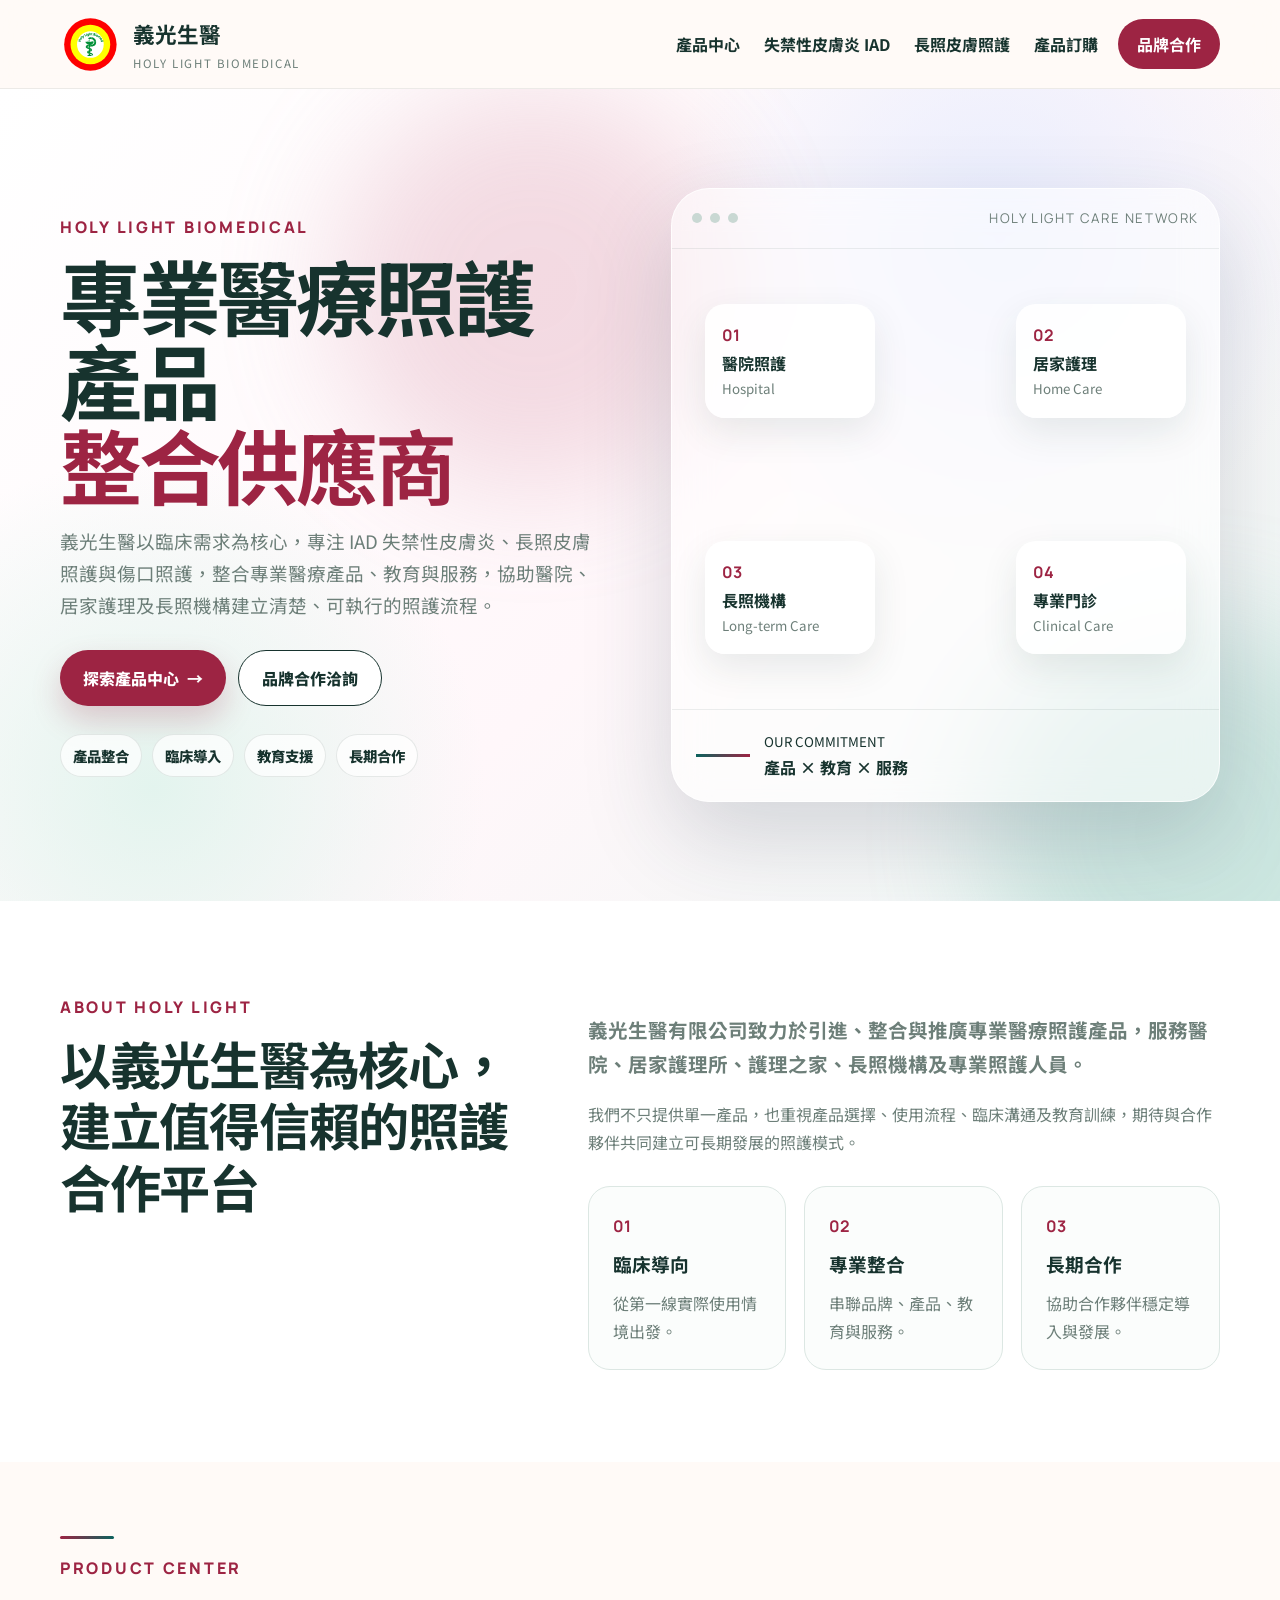
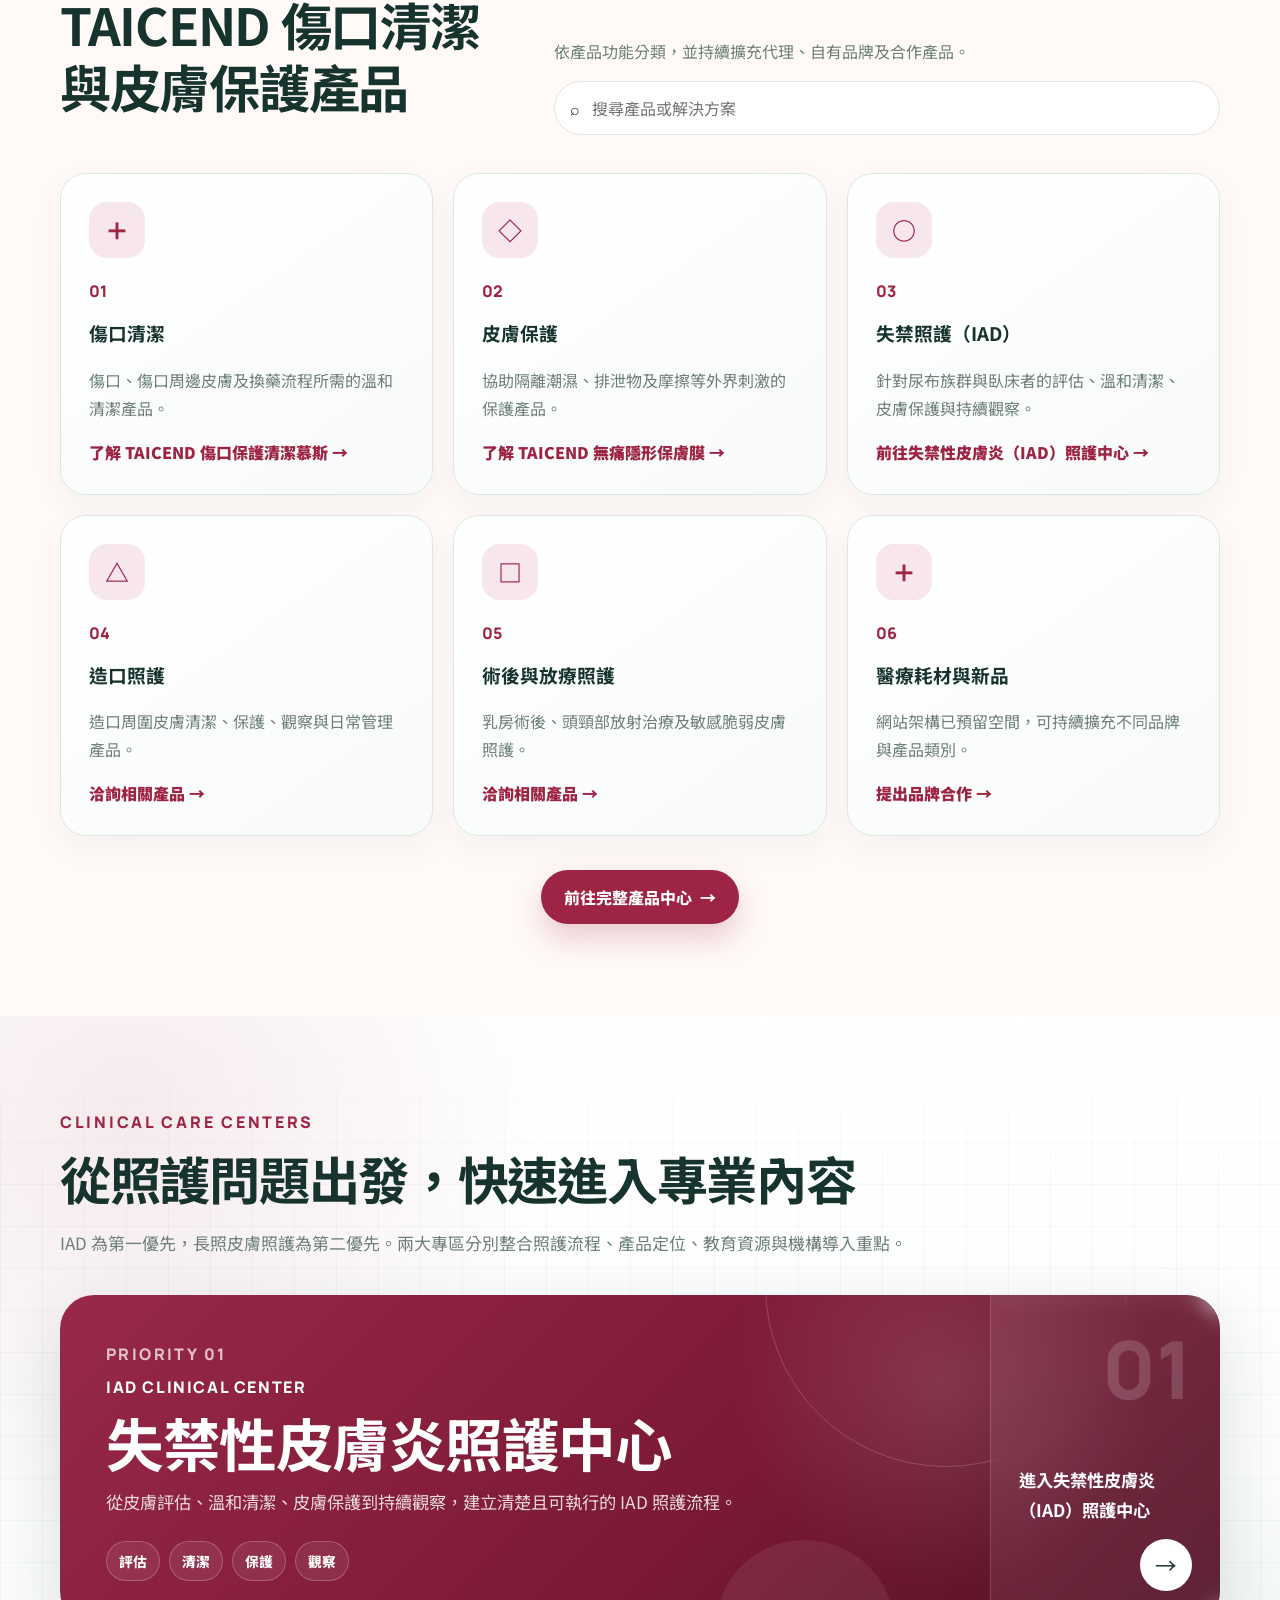
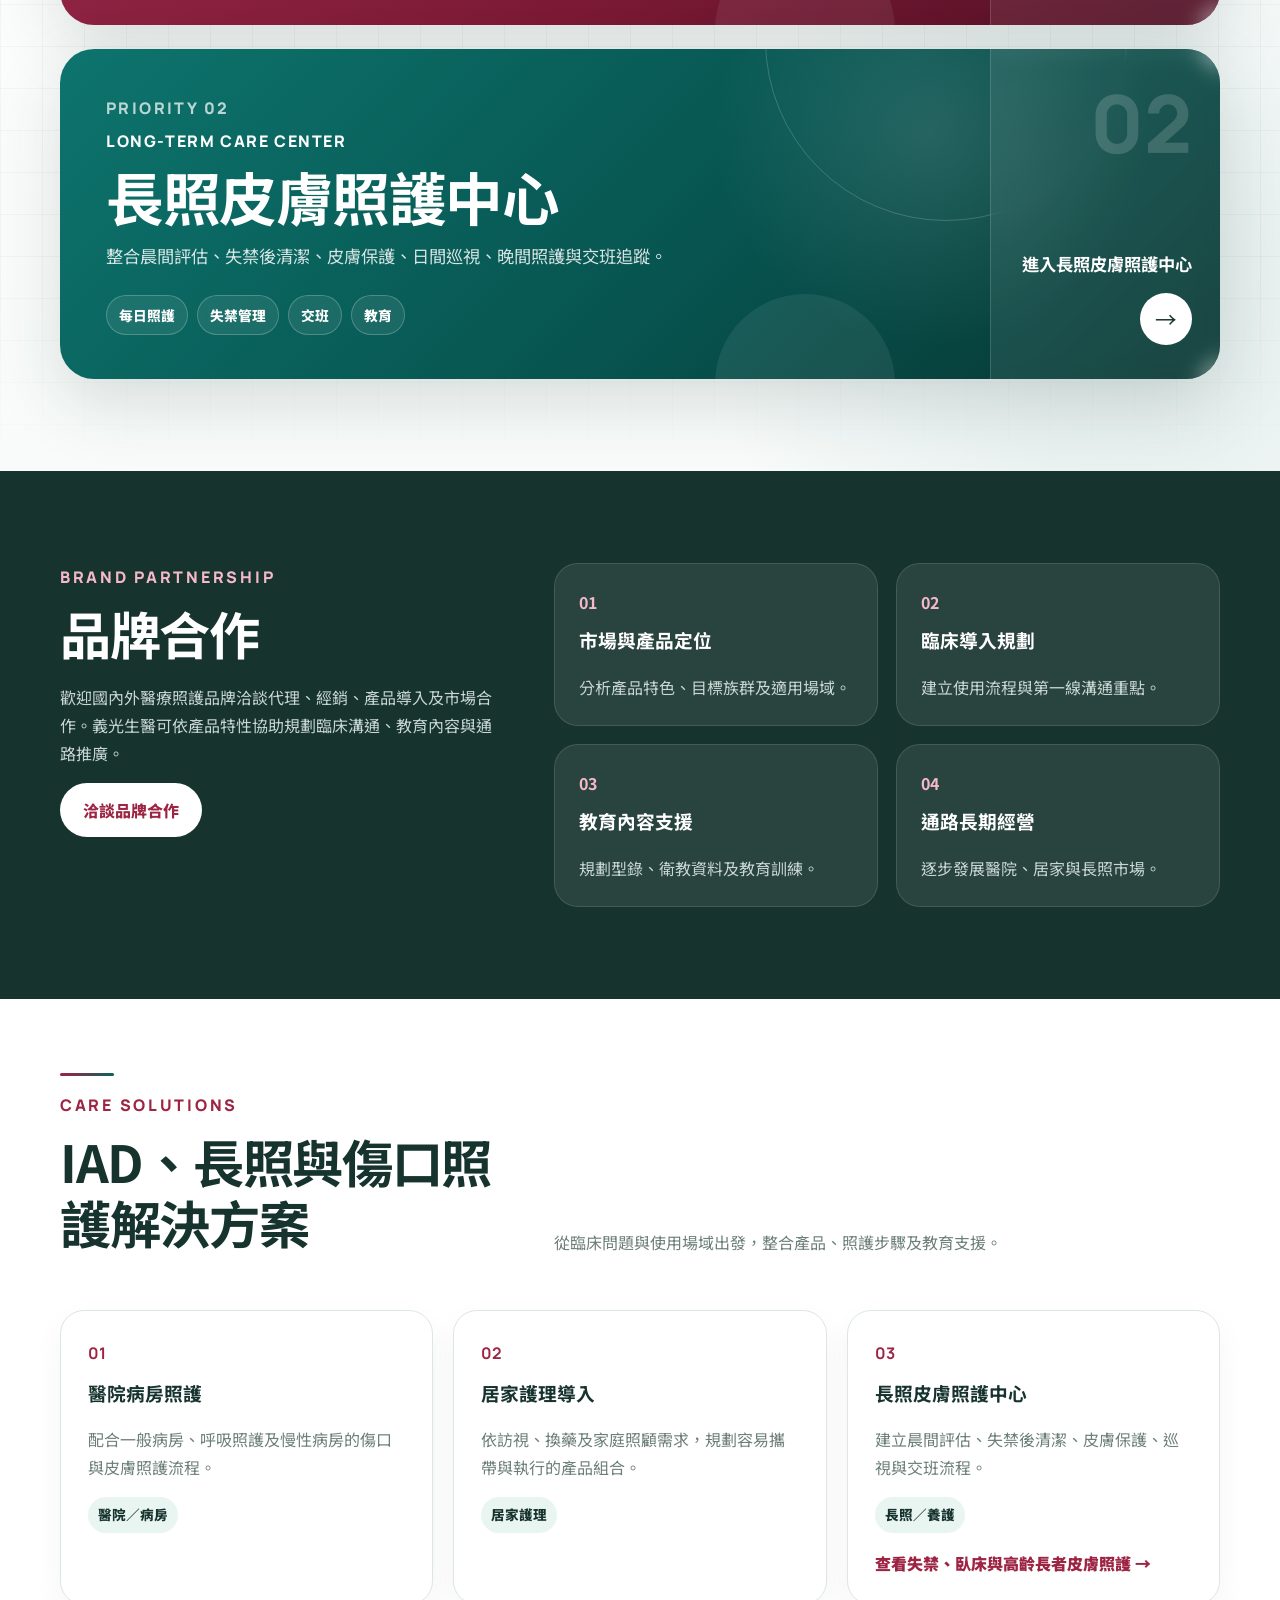
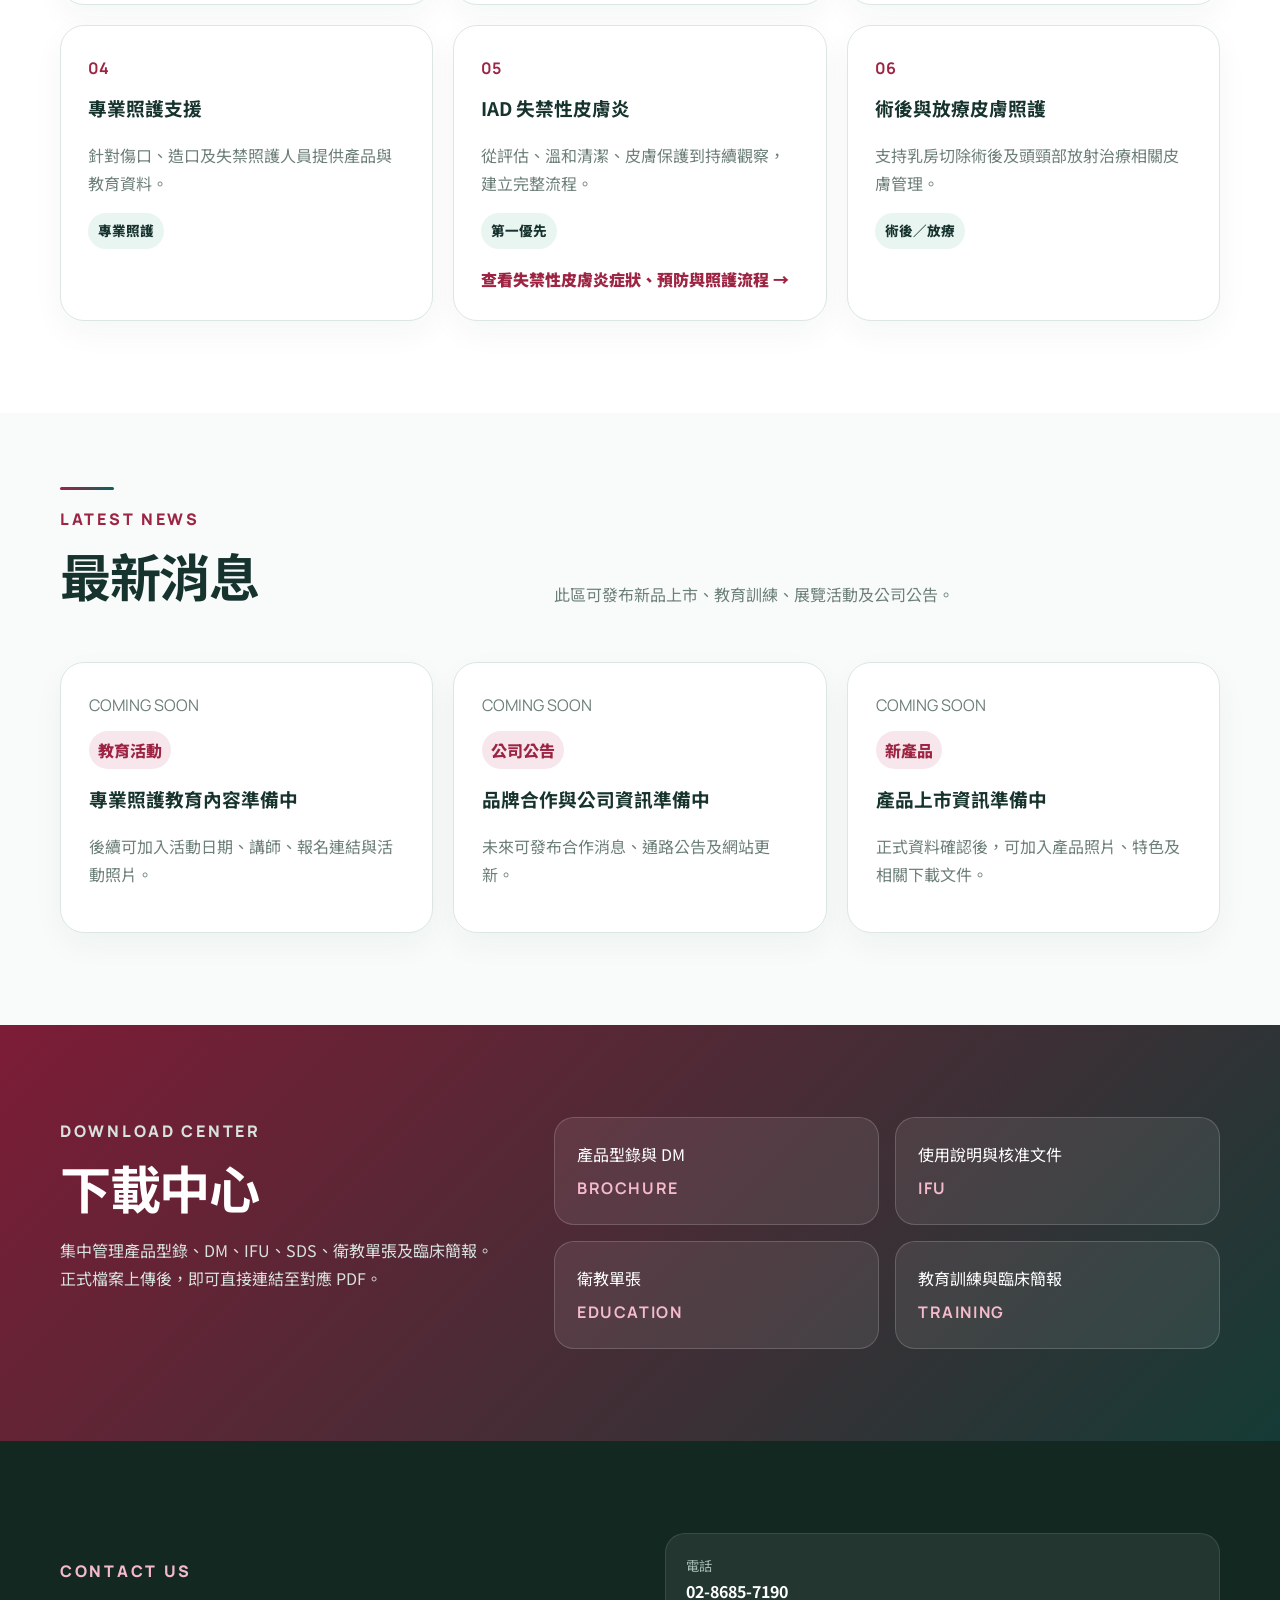
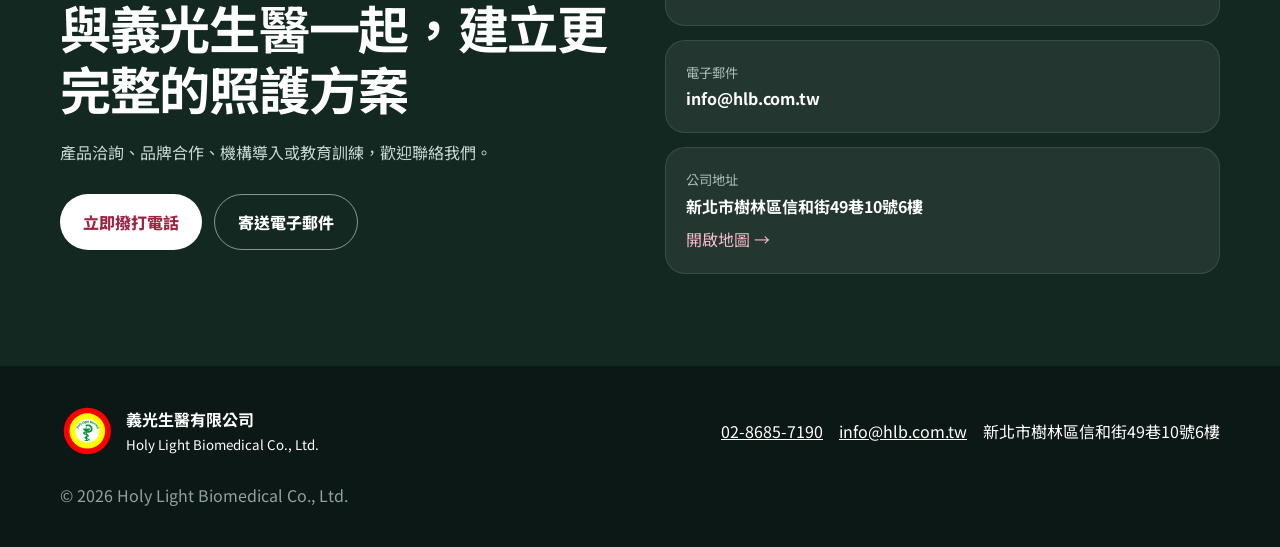
<file: index.html>
<!doctype html>
<html lang="zh-Hant">
<head>
  <meta charset="utf-8">
  <meta name="viewport" content="width=device-width,initial-scale=1">
  <meta name="theme-color" content="#9d2443">

  <!-- Google Search Console：請保留 -->
  <meta name="google-site-verification" content="CPX_xguy8c0dO7P1rIua1L7QDcDRIby8tu516ygvFCs">

  <!-- 基本 SEO -->
  <title>義光生醫｜IAD失禁性皮膚炎・長照皮膚照護・傷口照護</title>
 <meta name="description" ..." content="義光生醫專注 IAD 失禁性皮膚炎、長照皮膚照護與傷口照護，提供 TAICEND 傷口保護清潔慕斯、無痛隱形保膚膜，以及醫院、居家護理與長照機構的產品導入與教育支援。">
  <meta name="robots" content="index,follow,max-image-preview:large,max-snippet:-1,max-video-preview:-1">
  <meta name="author" content="義光生醫有限公司">
  <link rel="canonical" href="https://hlb.com.tw/">
<!-- Google Search Branding V1 -->
<link rel="icon" href="/favicon.ico" sizes="any">
<link rel="icon" type="image/svg+xml" href="/favicon.svg">
<link rel="icon" type="image/png" sizes="48x48" href="/favicon-48x48.png">
<link rel="icon" type="image/png" sizes="96x96" href="/favicon-96x96.png">
<link rel="apple-touch-icon" sizes="180x180" href="/apple-touch-icon.png">
<link rel="manifest" href="/site.webmanifest">

  <!-- Open Graph：Facebook、LINE、LinkedIn 分享 -->
  <meta property="og:locale" content="zh_TW">
  <meta property="og:type" content="website">
  <meta property="og:site_name" content="義光生醫">
  <meta property="og:title" content="義光生醫｜IAD、長照皮膚照護與專業醫療產品">
  <meta property="og:description" content="整合失禁性皮膚炎 IAD、長照皮膚照護、傷口清潔、皮膚保護產品與專業教育支援。">
  <meta property="og:url" content="https://hlb.com.tw/">
  <meta property="og:image" content="https://hlb.com.tw/assets/hlb-mark.svg">
  <meta property="og:image:alt" content="義光生醫 Holy Light Biomedical 標誌">

  <!-- Twitter / X 分享 -->
  <meta name="twitter:card" content="summary">
  <meta name="twitter:title" content="義光生醫｜IAD、長照皮膚照護與專業醫療產品">
  <meta name="twitter:description" content="整合 IAD、長照皮膚照護、傷口清潔、皮膚保護產品與專業教育支援。">
  <meta name="twitter:image" content="https://hlb.com.tw/assets/hlb-mark.svg">
  <meta name="twitter:image:alt" content="義光生醫 Holy Light Biomedical 標誌">

  <!-- 結構化資料：企業 -->
  <script type="application/ld+json">
  {
    "@context": "https://schema.org",
    "@type": "Organization",
    "@id": "https://hlb.com.tw/#organization",
    "name": "義光生醫有限公司",
    "alternateName": "Holy Light Biomedical Co., Ltd.",
    "url": "https://hlb.com.tw/",
    "logo": "https://hlb.com.tw/assets/hlb-mark.svg",
    "email": "info@hlb.com.tw",
    "telephone": "+886-2-8685-7190",
    "address": {
      "@type": "PostalAddress",
      "streetAddress": "信和街49巷10號6樓",
      "addressLocality": "樹林區",
      "addressRegion": "新北市",
      "postalCode": "238",
      "addressCountry": "TW"
    },
    "description": "義光生醫有限公司提供失禁性皮膚炎 IAD、長照皮膚照護、傷口清潔、皮膚保護產品，以及醫療與長照機構的教育及導入支援."
  }
  </script>

  <!-- 結構化資料：網站 -->
  <script type="application/ld+json">
  {
    "@context": "https://schema.org",
    "@type": "WebSite",
    "@id": "https://hlb.com.tw/#website",
    "url": "https://hlb.com.tw/",
    "name": "義光生醫",
    "alternateName": "Holy Light Biomedical",
    "inLanguage": "zh-Hant-TW",
    "publisher": {
      "@id": "https://hlb.com.tw/#organization"
    },
    "relatedLink": [
      "https://hlb.com.tw/iad-clinical-center.html",
      "https://hlb.com.tw/long-term-care-center.html",
      "https://hlb.com.tw/products.html",
      "https://hlb.com.tw/wound-cleansing-mousse.html",
      "https://hlb.com.tw/barrier-film.html"
    ]
  }
  </script>

  <link rel="preconnect" href="https://fonts.googleapis.com">
  <link rel="preconnect" href="https://fonts.gstatic.com" crossorigin>
  <link href="https://fonts.googleapis.com/css2?family=Manrope:wght@600;700;800&family=Noto+Sans+TC:wght@400;500;600;700;800;900&display=swap" rel="stylesheet">

  <link rel="stylesheet" href="styles.css?v=7.2">
  <script defer src="script.js?v=7.2"></script>
</head>
<body>
<a class="skip-link" href="#main">跳至主要內容</a>

<header class="site-header" id="top">
  <div class="container nav-wrap">
    <a class="brand" href="/" aria-label="義光生醫首頁">
      <img src="assets/hlb-mark.svg?v=3.5" alt="義光生醫標誌">
      <span><strong>義光生醫</strong><small>HOLY LIGHT BIOMEDICAL</small></span>
    </a>

    <button class="menu-toggle" type="button" aria-label="開啟選單" aria-expanded="false" aria-controls="main-nav">
      <span></span><span></span><span></span>
    </button>

   <nav class="main-nav" id="main-nav" aria-label="主要導覽">
  <a href="products.html">產品中心</a>
  <a href="iad-clinical-center.html">失禁性皮膚炎 IAD</a>
  <a href="long-term-care-center.html">長照皮膚照護</a>
  <a href="order.html">產品訂購</a>
  <a class="nav-cta" href="#brands">品牌合作</a>
</nav>
  </div>
</header>

<main id="main">
  <section class="hero" aria-labelledby="hero-title">
    <div class="hero-glow glow-a"></div>
    <div class="hero-glow glow-b"></div>

    <div class="container hero-grid">
      <div class="hero-copy reveal">
        <p class="kicker">HOLY LIGHT BIOMEDICAL</p>
        <h1 id="hero-title">專業醫療照護產品<br><em>整合供應商</em></h1>
        <p class="lead">義光生醫以臨床需求為核心，專注 IAD 失禁性皮膚炎、長照皮膚照護與傷口照護，整合專業醫療產品、教育與服務，協助醫院、居家護理及長照機構建立清楚、可執行的照護流程。</p>

        <div class="hero-actions">
          <a class="btn primary" href="products.html">探索產品中心 <span>→</span></a>
          <a class="btn ghost" href="#brands">品牌合作洽詢</a>
        </div>

        <div class="hero-points" aria-label="服務特色">
          <span>產品整合</span>
          <span>臨床導入</span>
          <span>教育支援</span>
          <span>長期合作</span>
        </div>
      </div>

      <div class="hero-visual reveal delay-1">
        <div class="medical-window">
          <div class="window-top">
            <span></span><span></span><span></span>
            <small>HOLY LIGHT CARE NETWORK</small>
          </div>

          <div class="care-map">
            <article class="care-chip chip-1"><b>01</b><strong>醫院照護</strong><small>Hospital</small></article>
            <article class="care-chip chip-2"><b>02</b><strong>居家護理</strong><small>Home Care</small></article>
            <article class="care-chip chip-3"><b>03</b><strong>長照機構</strong><small>Long-term Care</small></article>
            <article class="care-chip chip-4"><b>04</b><strong>專業門診</strong><small>Clinical Care</small></article>
          </div>

          <div class="window-caption">
            <i></i>
            <div><small>OUR COMMITMENT</small><strong>產品 × 教育 × 服務</strong></div>
          </div>
        </div>
      </div>
    </div>
  </section>

  <section class="section about" id="about">
    <div class="container split">
      <div class="section-title reveal">
        <p class="eyebrow">ABOUT HOLY LIGHT</p>
        <h2>以義光生醫為核心，建立值得信賴的照護合作平台</h2>
      </div>

      <div class="about-copy reveal delay-1">
        <p class="large">義光生醫有限公司致力於引進、整合與推廣專業醫療照護產品，服務醫院、居家護理所、護理之家、長照機構及專業照護人員。</p>
        <p>我們不只提供單一產品，也重視產品選擇、使用流程、臨床溝通及教育訓練，期待與合作夥伴共同建立可長期發展的照護模式。</p>

        <div class="values">
          <article><b>01</b><h3>臨床導向</h3><p>從第一線實際使用情境出發。</p></article>
          <article><b>02</b><h3>專業整合</h3><p>串聯品牌、產品、教育與服務。</p></article>
          <article><b>03</b><h3>長期合作</h3><p>協助合作夥伴穩定導入與發展。</p></article>
        </div>
      </div>
    </div>
  </section>

  <section class="section products" id="products">
    <div class="container">
      <div class="heading reveal">
        <div>
          <p class="eyebrow">PRODUCT CENTER</p>
          <h2>TAICEND 傷口清潔與皮膚保護產品</h2>
        </div>
        <div>
          <p>依產品功能分類，並持續擴充代理、自有品牌及合作產品。</p>
          <label class="search-box">
            <span aria-hidden="true">⌕</span>
            <input id="site-search" type="search" placeholder="搜尋產品或解決方案" aria-label="搜尋產品或解決方案">
          </label>
        </div>
      </div>

      <div class="card-grid searchable-grid" id="product-grid">
        <article data-search="傷口 清潔 換藥 wound cleansing mousse">
          <div class="card-icon">＋</div><span>01</span><h3>傷口清潔</h3>
          <p>傷口、傷口周邊皮膚及換藥流程所需的溫和清潔產品。</p>
          <a href="wound-cleansing-mousse.html">了解 TAICEND 傷口保護清潔慕斯 →</a>
        </article>

        <article data-search="皮膚 保護 隔離 摩擦 潮濕 barrier film">
          <div class="card-icon">◇</div><span>02</span><h3>皮膚保護</h3>
          <p>協助隔離潮濕、排泄物及摩擦等外界刺激的保護產品。</p>
          <a href="barrier-film.html">了解 TAICEND 無痛隱形保膚膜 →</a>
        </article>

        <article data-search="IAD 失禁 尿布 臥床 皮膚炎">
          <div class="card-icon">○</div><span>03</span><h3>失禁照護（IAD）</h3>
          <p>針對尿布族群與臥床者的評估、溫和清潔、皮膚保護與持續觀察。</p>
          <a href="iad-clinical-center.html">前往失禁性皮膚炎（IAD）照護中心 →</a>
        </article>

        <article data-search="造口 周邊 皮膚 ostomy">
          <div class="card-icon">△</div><span>04</span><h3>造口照護</h3>
          <p>造口周圍皮膚清潔、保護、觀察與日常管理產品。</p>
          <a href="#contact">洽詢相關產品 →</a>
        </article>

        <article data-search="乳房 術後 放射 放療 頭頸 皮膚">
          <div class="card-icon">□</div><span>05</span><h3>術後與放療照護</h3>
          <p>乳房術後、頭頸部放射治療及敏感脆弱皮膚照護。</p>
          <a href="#contact">洽詢相關產品 →</a>
        </article>

        <article data-search="醫療 耗材 其他 新產品">
          <div class="card-icon">＋</div><span>06</span><h3>醫療耗材與新品</h3>
          <p>網站架構已預留空間，可持續擴充不同品牌與產品類別。</p>
          <a href="#brands">提出品牌合作 →</a>
        </article>
      </div>

      <p class="search-empty" id="search-empty" hidden>目前沒有符合搜尋條件的內容。</p>

      <div class="center-action reveal">
        <a class="btn primary" href="products.html">前往完整產品中心 <span>→</span></a>
      </div>
    </div>
  </section>

  <section class="section clinical-priority" id="clinical-priority">
    <div class="container">
      <div class="clinical-intro reveal">
        <p class="eyebrow">CLINICAL CARE CENTERS</p>
        <h2>從照護問題出發，快速進入專業內容</h2>
        <p>IAD 為第一優先，長照皮膚照護為第二優先。兩大專區分別整合照護流程、產品定位、教育資源與機構導入重點。</p>
      </div>

      <div class="clinical-banner-stack">
        <a class="clinical-banner iad-banner reveal" href="iad-clinical-center.html">
          <div class="banner-copy">
            <p class="banner-priority">PRIORITY 01</p>
            <p class="banner-en">IAD CLINICAL CENTER</p>
            <h3>失禁性皮膚炎照護中心</h3>
            <p>從皮膚評估、溫和清潔、皮膚保護到持續觀察，建立清楚且可執行的 IAD 照護流程。</p>
            <div class="banner-tags">
              <span>評估</span><span>清潔</span><span>保護</span><span>觀察</span>
            </div>
          </div>
          <div class="banner-action">
            <span class="banner-number">01</span>
            <strong>進入失禁性皮膚炎（IAD）照護中心</strong>
            <i>→</i>
          </div>
        </a>

        <a class="clinical-banner ltc-banner reveal delay-1" href="long-term-care-center.html">
          <div class="banner-copy">
            <p class="banner-priority">PRIORITY 02</p>
            <p class="banner-en">LONG-TERM CARE CENTER</p>
            <h3>長照皮膚照護中心</h3>
            <p>整合晨間評估、失禁後清潔、皮膚保護、日間巡視、晚間照護與交班追蹤。</p>
            <div class="banner-tags">
              <span>每日照護</span><span>失禁管理</span><span>交班</span><span>教育</span>
            </div>
          </div>
          <div class="banner-action">
            <span class="banner-number">02</span>
            <strong>進入長照皮膚照護中心</strong>
            <i>→</i>
          </div>
        </a>
      </div>
    </div>
  </section>

  <section class="section brands" id="brands">
    <div class="container brand-panel reveal">
      <div class="brand-copy">
        <p class="eyebrow light">BRAND PARTNERSHIP</p>
        <h2>品牌合作</h2>
        <p>歡迎國內外醫療照護品牌洽談代理、經銷、產品導入及市場合作。義光生醫可依產品特性協助規劃臨床溝通、教育內容與通路推廣。</p>
        <a class="btn light-btn" href="mailto:info@hlb.com.tw?subject=義光生醫品牌合作洽詢">洽談品牌合作</a>
      </div>

      <div class="brand-services">
        <article><b>01</b><h3>市場與產品定位</h3><p>分析產品特色、目標族群及適用場域。</p></article>
        <article><b>02</b><h3>臨床導入規劃</h3><p>建立使用流程與第一線溝通重點。</p></article>
        <article><b>03</b><h3>教育內容支援</h3><p>規劃型錄、衛教資料及教育訓練。</p></article>
        <article><b>04</b><h3>通路長期經營</h3><p>逐步發展醫院、居家與長照市場。</p></article>
      </div>
    </div>
  </section>

  <section class="section solutions" id="solutions">
    <div class="container">
      <div class="heading reveal">
        <div><p class="eyebrow">CARE SOLUTIONS</p><h2>IAD、長照與傷口照護解決方案</h2></div>
        <p>從臨床問題與使用場域出發，整合產品、照護步驟及教育支援。</p>
      </div>

      <div class="solution-grid searchable-grid">
        <article data-search="醫院 病房 呼吸 慢性 傷口"><b>01</b><h3>醫院病房照護</h3><p>配合一般病房、呼吸照護及慢性病房的傷口與皮膚照護流程。</p><span>醫院／病房</span></article>
        <article data-search="居家 護理 訪視 換藥"><b>02</b><h3>居家護理導入</h3><p>依訪視、換藥及家庭照顧需求，規劃容易攜帶與執行的產品組合。</p><span>居家護理</span></article>
        <article data-search="護理之家 長照 養護 臥床"><b>03</b><h3>長照皮膚照護中心</h3><p>建立晨間評估、失禁後清潔、皮膚保護、巡視與交班流程。</p><span>長照／養護</span><a class="solution-link" href="long-term-care-center.html">查看失禁、臥床與高齡長者皮膚照護 →</a></article>
        <article data-search="傷口 造口 失禁 專業 人員"><b>04</b><h3>專業照護支援</h3><p>針對傷口、造口及失禁照護人員提供產品與教育資料。</p><span>專業照護</span></article>
        <article data-search="IAD 尿布 失禁 皮膚炎"><b>05</b><h3>IAD 失禁性皮膚炎</h3><p>從評估、溫和清潔、皮膚保護到持續觀察，建立完整流程。</p><span>第一優先</span><a class="solution-link" href="iad-clinical-center.html">查看失禁性皮膚炎症狀、預防與照護流程 →</a></article>
        <article data-search="乳房 切除 術後 頭頸 放射 放療"><b>06</b><h3>術後與放療皮膚照護</h3><p>支持乳房切除術後及頭頸部放射治療相關皮膚管理。</p><span>術後／放療</span></article>
      </div>
    </div>
  </section>

  <section class="section news" id="news">
    <div class="container">
      <div class="heading reveal">
        <div><p class="eyebrow">LATEST NEWS</p><h2>最新消息</h2></div>
        <p>此區可發布新品上市、教育訓練、展覽活動及公司公告。</p>
      </div>

      <div class="news-grid">
        <article class="reveal"><time>COMING SOON</time><span>教育活動</span><h3>專業照護教育內容準備中</h3><p>後續可加入活動日期、講師、報名連結與活動照片。</p></article>
        <article class="reveal delay-1"><time>COMING SOON</time><span>公司公告</span><h3>品牌合作與公司資訊準備中</h3><p>未來可發布合作消息、通路公告及網站更新。</p></article>
        <article class="reveal delay-2"><time>COMING SOON</time><span>新產品</span><h3>產品上市資訊準備中</h3><p>正式資料確認後，可加入產品照片、特色及相關下載文件。</p></article>
      </div>
    </div>
  </section>

  <section class="section downloads" id="downloads">
    <div class="container download-panel reveal">
      <div>
        <p class="eyebrow light">DOWNLOAD CENTER</p>
        <h2>下載中心</h2>
        <p>集中管理產品型錄、DM、IFU、SDS、衛教單張及臨床簡報。正式檔案上傳後，即可直接連結至對應 PDF。</p>
      </div>

      <div class="download-grid">
        <button type="button" data-coming="產品型錄尚未上傳"><span>產品型錄與 DM</span><b>BROCHURE</b></button>
        <button type="button" data-coming="使用說明尚未上傳"><span>使用說明與核准文件</span><b>IFU</b></button>
        <button type="button" data-coming="衛教單張尚未上傳"><span>衛教單張</span><b>EDUCATION</b></button>
        <button type="button" data-coming="教育簡報尚未上傳"><span>教育訓練與臨床簡報</span><b>TRAINING</b></button>
      </div>
    </div>
  </section>

  <section class="section contact" id="contact">
    <div class="container contact-panel">
      <div>
        <p class="eyebrow light">CONTACT US</p>
        <h2>與義光生醫一起，建立更完整的照護方案</h2>
        <p>產品洽詢、品牌合作、機構導入或教育訓練，歡迎聯絡我們。</p>

        <div class="contact-actions">
          <a class="btn light-btn" href="tel:+886286857190">立即撥打電話</a>
          <a class="btn outline-light" href="mailto:info@hlb.com.tw?subject=義光生醫產品與合作洽詢">寄送電子郵件</a>
        </div>
      </div>

      <div class="contact-info">
        <a href="tel:+886286857190">
          <small>電話</small>
          <strong>02-8685-7190</strong>
        </a>

        <a href="mailto:info@hlb.com.tw">
          <small>電子郵件</small>
          <strong>info@hlb.com.tw</strong>
        </a>

        <a href="https://www.google.com/maps/search/?api=1&query=新北市樹林區信和街49巷10號6樓" target="_blank" rel="noopener">
          <small>公司地址</small>
          <strong>新北市樹林區信和街49巷10號6樓</strong>
          <em>開啟地圖 →</em>
        </a>
      </div>
    </div>
  </section>
</main>

<footer>
  <div class="container footer-wrap">
    <div class="footer-brand">
      <img src="assets/hlb-mark.svg?v=3.5" alt="">
      <div>
        <strong>義光生醫有限公司</strong>
        <small>Holy Light Biomedical Co., Ltd.</small>
      </div>
    </div>

    <div class="footer-contact">
      <a href="tel:+886286857190">02-8685-7190</a>
      <a href="mailto:info@hlb.com.tw">info@hlb.com.tw</a>
      <span>新北市樹林區信和街49巷10號6樓</span>
    </div>

    <p>© <span id="year"></span> Holy Light Biomedical Co., Ltd.</p>
  </div>
</footer>

<div class="toast" id="toast" role="status" aria-live="polite"></div>
<button class="back-to-top" type="button" aria-label="回到頁首">↑</button>
</body>
</html>
</file>
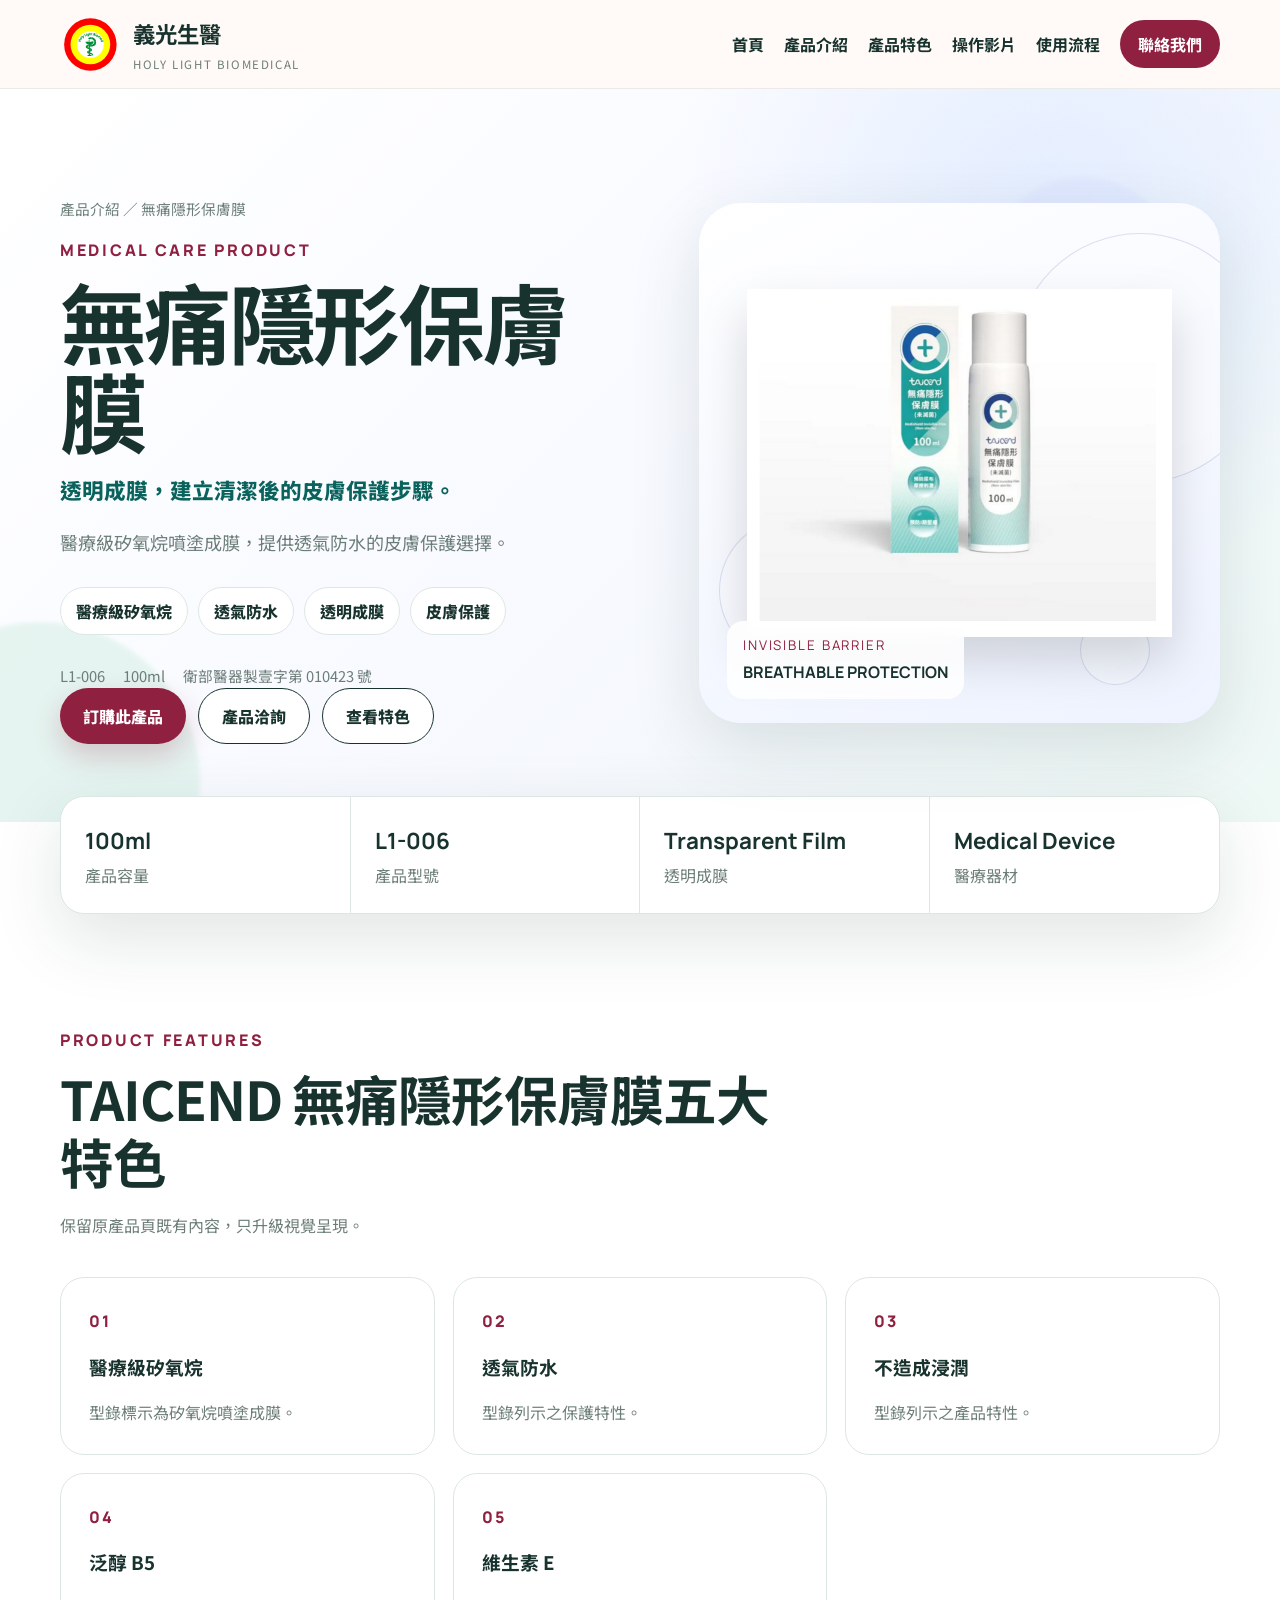
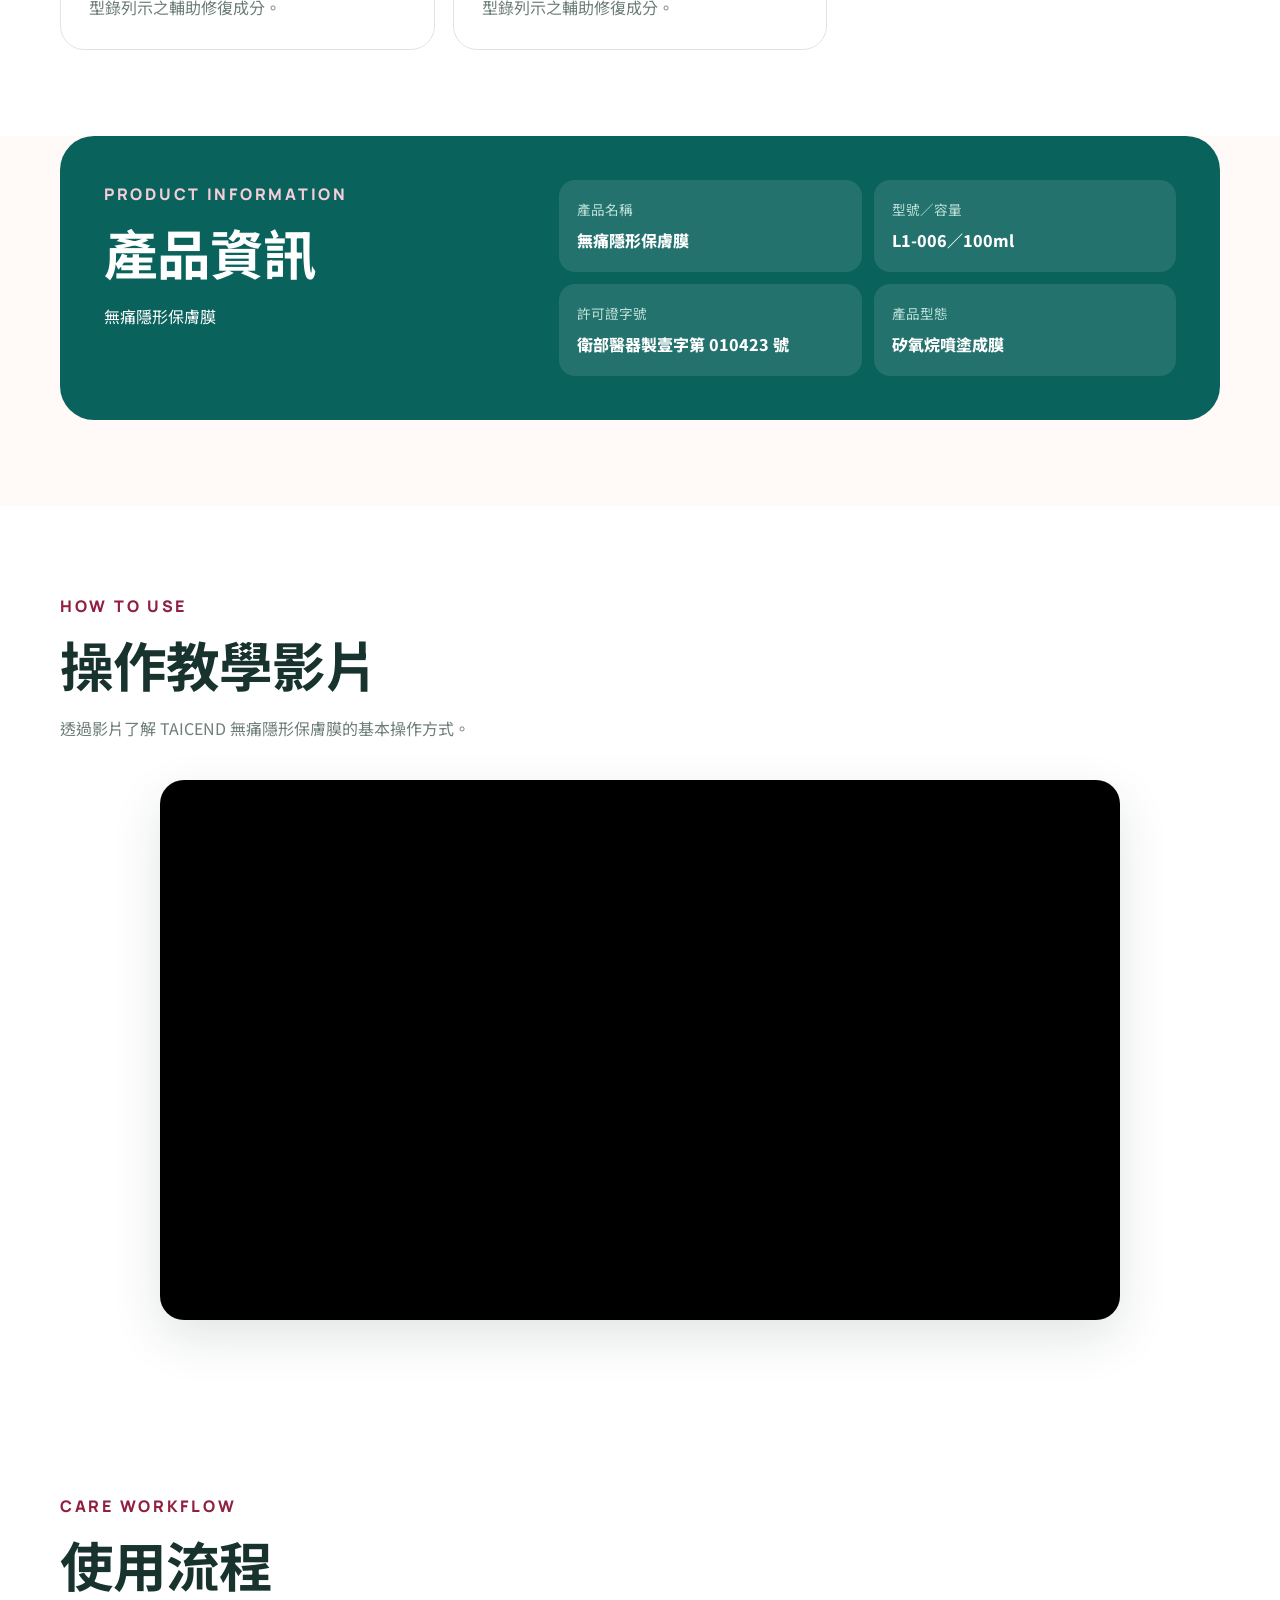
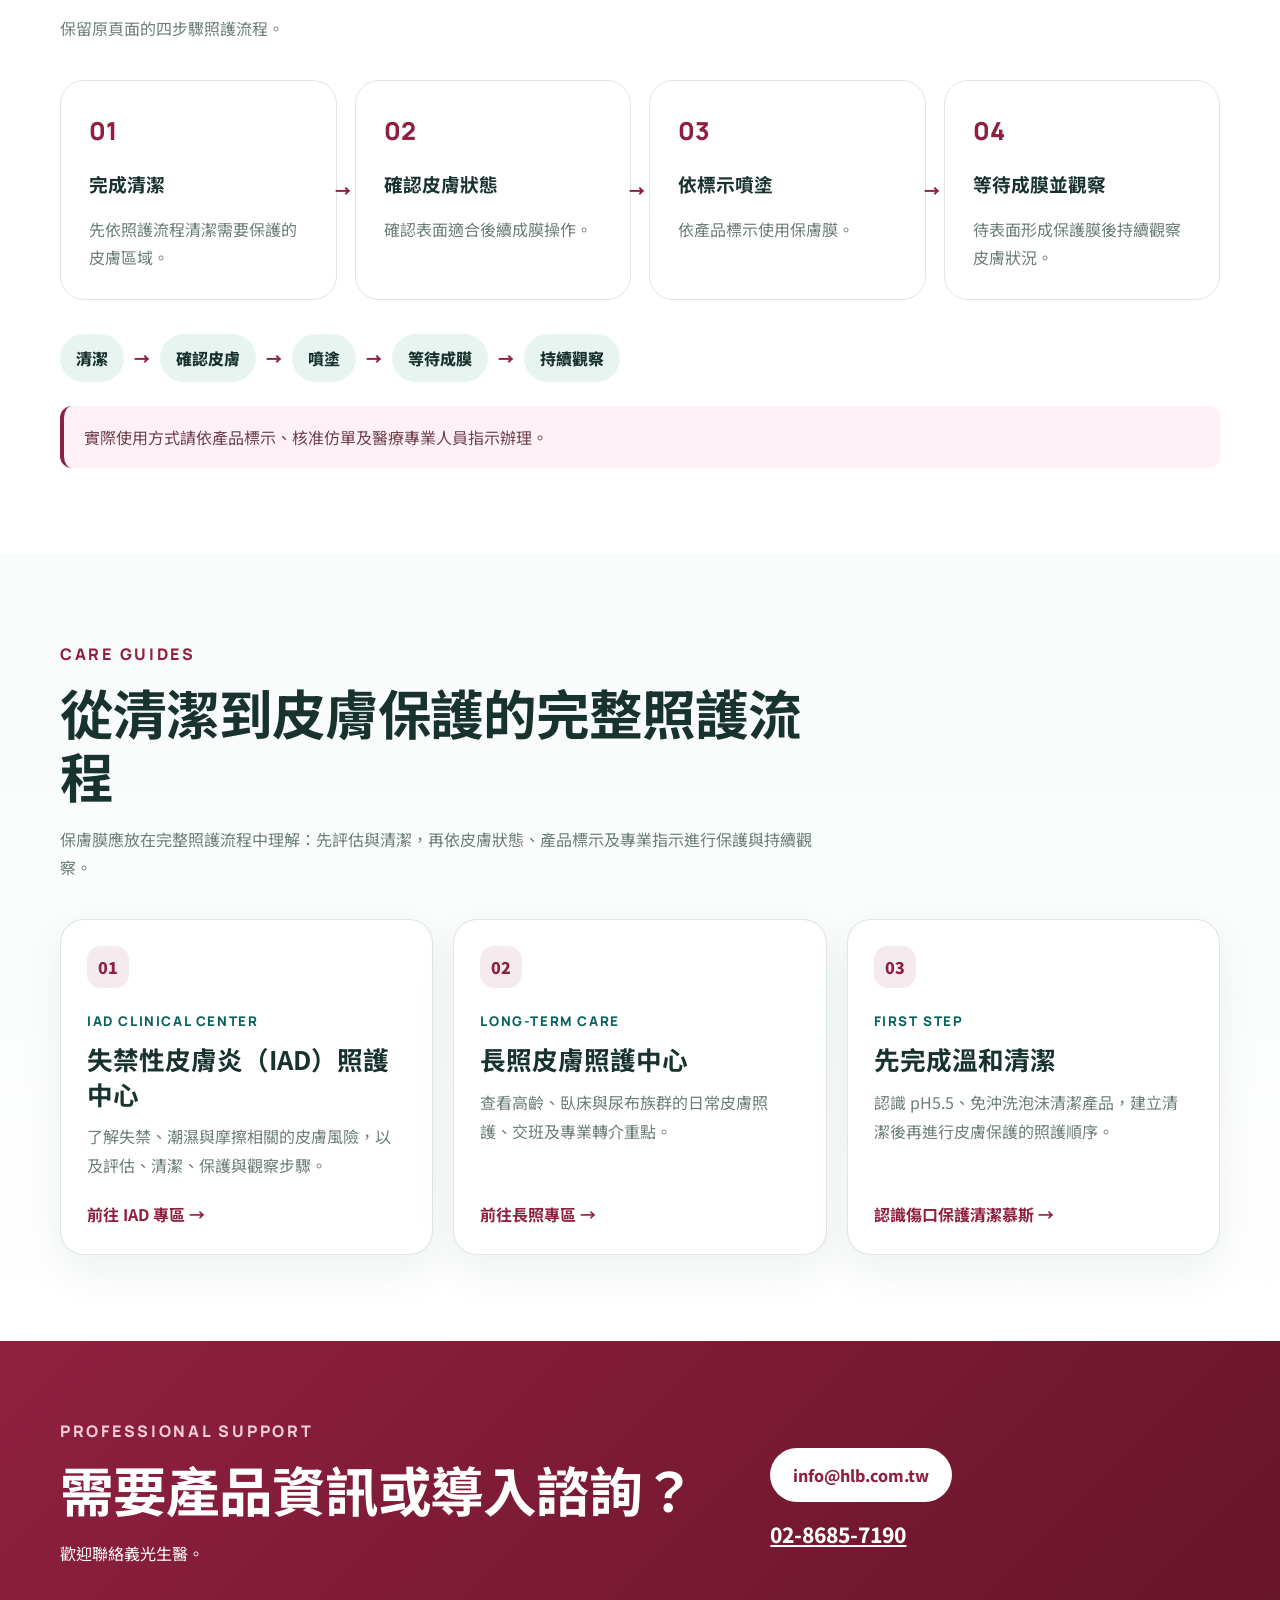
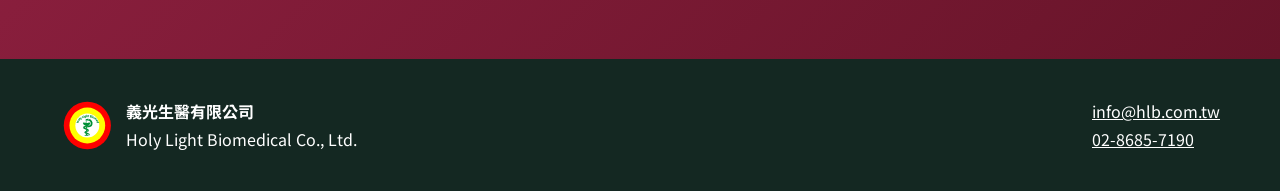
<file: barrier-film.html>
<!doctype html>
<html lang="zh-Hant">
<script type="application/ld+json">
{
  "@context": "https://schema.org",
  "@type": "VideoObject",
  "name": "TAICEND 無痛隱形保膚膜操作教學",
  "description": "TAICEND 無痛隱形保膚膜操作教學影片，介紹產品基本使用方式與皮膚保護操作流程。",
  "thumbnailUrl": "https://img.youtube.com/vi/DJ0M8VobU2I/maxresdefault.jpg",
  "uploadDate": "2026-08-20T00:00:00+08:00",
  "contentUrl": "https://www.youtube.com/watch?v=DJ0M8VobU2I",
  "embedUrl": "https://www.youtube.com/embed/DJ0M8VobU2I"
}
</script>
<head>
  <meta charset="utf-8">
  <meta name="viewport" content="width=device-width,initial-scale=1">
  <meta name="theme-color" content="#0a625d">

  <title>TAICEND 無痛隱形保膚膜｜透明成膜與皮膚保護｜義光生醫</title>
  <meta name="description" content="TAICEND 無痛隱形保膚膜，型號 L1-006、容量 100ml。醫療級矽氧烷噴塗成膜，提供透明、透氣防水的皮膚保護產品選擇。">
  <meta name="robots" content="index,follow,max-image-preview:large,max-snippet:-1,max-video-preview:-1">
  <meta name="author" content="義光生醫有限公司">
  <link rel="canonical" href="https://hlb.com.tw/barrier-film.html">

  <meta property="og:locale" content="zh_TW">
  <meta property="og:type" content="website">
  <meta property="og:site_name" content="義光生醫｜Holy Light Biomedical">
  <meta property="og:title" content="TAICEND 無痛隱形保膚膜｜義光生醫">
  <meta property="og:description" content="醫療級矽氧烷噴塗成膜，提供透明、透氣防水的皮膚保護產品選擇。">
  <meta property="og:url" content="https://hlb.com.tw/barrier-film.html">
  <meta property="og:image" content="https://hlb.com.tw/assets/barrier-film.png">
  <meta property="og:image:alt" content="TAICEND 無痛隱形保膚膜產品照片">

  <meta name="twitter:card" content="summary_large_image">
  <meta name="twitter:title" content="TAICEND 無痛隱形保膚膜｜義光生醫">
  <meta name="twitter:description" content="透明成膜、透氣防水，提供清潔後的皮膚保護產品選擇。">
  <meta name="twitter:image" content="https://hlb.com.tw/assets/barrier-film.png">
  <script type="application/ld+json">
  {
    "@context": "https://schema.org",
    "@type": "WebPage",
    "@id": "https://hlb.com.tw/barrier-film.html#webpage",
    "url": "https://hlb.com.tw/barrier-film.html",
    "name": "TAICEND 無痛隱形保膚膜",
    "description": "TAICEND 無痛隱形保膚膜產品資訊，型號 L1-006、容量 100ml，介紹透明成膜、透氣防水與皮膚保護特性。",
    "inLanguage": "zh-Hant-TW",
    "isPartOf": {
      "@id": "https://hlb.com.tw/#website"
    },
    "publisher": {
      "@id": "https://hlb.com.tw/#organization"
    },
    "primaryImageOfPage": {
      "@type": "ImageObject",
      "url": "https://hlb.com.tw/assets/barrier-film.png"
    },
    "about": {
      "@type": "Thing",
      "name": "TAICEND 無痛隱形保膚膜",
      "identifier": "L1-006",
      "description": "醫療級矽氧烷噴塗成膜，提供透明、透氣防水的皮膚保護產品選擇。"
    }
  }
  </script>

  <script type="application/ld+json">
  {
    "@context": "https://schema.org",
    "@type": "BreadcrumbList",
    "itemListElement": [
      {
        "@type": "ListItem",
        "position": 1,
        "name": "首頁",
        "item": "https://hlb.com.tw/"
      },
      {
        "@type": "ListItem",
        "position": 2,
        "name": "產品中心",
        "item": "https://hlb.com.tw/products.html"
      },
      {
        "@type": "ListItem",
        "position": 3,
        "name": "無痛隱形保膚膜",
        "item": "https://hlb.com.tw/barrier-film.html"
      }
    ]
  }
  </script>

  <link rel="preconnect" href="https://fonts.googleapis.com">
  <link rel="preconnect" href="https://fonts.gstatic.com" crossorigin>
  <link href="https://fonts.googleapis.com/css2?family=Manrope:wght@600;700;800&family=Noto+Sans+TC:wght@400;500;600;700;800;900&display=swap" rel="stylesheet">
  <link rel="stylesheet" href="product-pages.css?v=5.1-patch">
  <script defer src="barrier-film.js?v=5.1-patch"></script>
</head>
<body>
<a class="skip-link" href="#main">跳至主要內容</a>

<header class="site-header">
  <div class="container nav">
    <a class="brand" href="index.html" aria-label="義光生醫首頁">
      <img src="assets/hlb-mark.svg?v=3.5" alt="義光生醫標誌">
      <span><strong>義光生醫</strong><small>HOLY LIGHT BIOMEDICAL</small></span>
    </a>

    <button class="menu-toggle" type="button" aria-expanded="false" aria-controls="primary-nav">
      <span></span><span></span><span></span>
    </button>

    <nav id="primary-nav" class="nav-links" aria-label="主要導覽">
      <a href="index.html">首頁</a>
      <a href="products.html">產品介紹</a>
      <a href="#features">產品特色</a>
      <a href="#video">操作影片</a>
      <a href="#workflow">使用流程</a>
      <a class="nav-cta" href="mailto:info@hlb.com.tw?subject=無痛隱形保膚膜產品洽詢">聯絡我們</a>
    </nav>
  </div>
</header>

<main id="main">
  <section class="hero barrier-hero">
    <div class="hero-orb barrier-orb-a"></div>
    <div class="hero-orb barrier-orb-b"></div>

    <div class="container hero-grid">
      <div class="hero-copy reveal">
        <p class="breadcrumb"><a href="products.html">產品介紹</a> ／ 無痛隱形保膚膜</p>
        <p class="eyebrow">MEDICAL CARE PRODUCT</p>
        <h1>無痛隱形保膚膜</h1>
        <p class="tagline">透明成膜，建立清潔後的皮膚保護步驟。</p>
        <p class="lead">醫療級矽氧烷噴塗成膜，提供透氣防水的皮膚保護選擇。</p>

        <div class="hero-badges">
          <span>醫療級矽氧烷</span>
          <span>透氣防水</span>
          <span>透明成膜</span>
          <span>皮膚保護</span>
        </div>

        <div class="micro-info">
          <span>L1-006</span>
          <span>100ml</span>
          <span>衛部醫器製壹字第 010423 號</span>
        </div>

        <div class="hero-actions">
  <a class="btn primary" href="order.html?product=film">訂購此產品</a>
  <a class="btn ghost" href="mailto:info@hlb.com.tw?subject=無痛隱形保膚膜產品洽詢">產品洽詢</a>
  <a class="btn ghost" href="#features">查看特色</a>
</div>
      </div>

      <div class="hero-visual reveal delay-1">
        <div class="product-stage barrier-stage">
          <div class="film-ring ring-1"></div>
          <div class="film-ring ring-2"></div>
          <div class="film-ring ring-3"></div>

          <!-- 保留原本圖片名稱與路徑，避免產品圖片消失 -->
          <img src="assets/barrier-film.png?v=2" alt="無痛隱形保膚膜產品照片">

          <div class="stage-label">
            <small>INVISIBLE BARRIER</small>
            <strong>BREATHABLE PROTECTION</strong>
          </div>
        </div>
      </div>
    </div>
  </section>

  <section class="stats-bar">
    <div class="container stats-grid">
      <article><strong>100ml</strong><span>產品容量</span></article>
      <article><strong>L1-006</strong><span>產品型號</span></article>
      <article><strong>Transparent Film</strong><span>透明成膜</span></article>
      <article><strong>Medical Device</strong><span>醫療器材</span></article>
    </div>
  </section>

  <section class="section alt" id="features">
    <div class="container">
      <div class="section-head reveal">
        <p class="eyebrow">PRODUCT FEATURES</p>
        <h2>TAICEND 無痛隱形保膚膜五大特色</h2>
        <p>保留原產品頁既有內容，只升級視覺呈現。</p>
      </div>

      <div class="feature-grid">
        <article class="feature-card reveal">
          <span>01</span><h3>醫療級矽氧烷</h3>
          <p>型錄標示為矽氧烷噴塗成膜。</p>
        </article>
        <article class="feature-card reveal delay-1">
          <span>02</span><h3>透氣防水</h3>
          <p>型錄列示之保護特性。</p>
        </article>
        <article class="feature-card reveal delay-2">
          <span>03</span><h3>不造成浸潤</h3>
          <p>型錄列示之產品特性。</p>
        </article>
        <article class="feature-card reveal">
          <span>04</span><h3>泛醇 B5</h3>
          <p>型錄列示之輔助修復成分。</p>
        </article>
        <article class="feature-card reveal delay-1">
          <span>05</span><h3>維生素 E</h3>
          <p>型錄列示之輔助修復成分。</p>
        </article>
      </div>
    </div>
  </section>

  <section class="section product-info">
    <div class="container info-panel reveal">
      <div>
        <p class="eyebrow light">PRODUCT INFORMATION</p>
        <h2>產品資訊</h2>
        <p>無痛隱形保膚膜</p>
      </div>

      <dl>
        <div><dt>產品名稱</dt><dd>無痛隱形保膚膜</dd></div>
        <div><dt>型號／容量</dt><dd>L1-006／100ml</dd></div>
        <div><dt>許可證字號</dt><dd>衛部醫器製壹字第 010423 號</dd></div>
        <div><dt>產品型態</dt><dd>矽氧烷噴塗成膜</dd></div>
      </dl>
    </div>
  </section>
<section class="section video-section" id="video">
  <div class="container">
    <div class="section-head reveal">
      <p class="eyebrow">HOW TO USE</p>
      <h2>操作教學影片</h2>
      <p>透過影片了解 TAICEND 無痛隱形保膚膜的基本操作方式。</p>
    </div>

    <div class="video-wrapper reveal">
      <iframe
        src="https://www.youtube.com/embed/DJ0M8VobU2I"
        title="TAICEND 無痛隱形保膚膜操作教學"
        loading="lazy"
        allow="accelerometer; autoplay; clipboard-write; encrypted-media; gyroscope; picture-in-picture; web-share"
        allowfullscreen>
      </iframe>
    </div>
  </div>
</section>
  <section class="section alt workflow-section" id="workflow">
    <div class="container">
      <div class="section-head reveal">
        <p class="eyebrow">CARE WORKFLOW</p>
        <h2>使用流程</h2>
        <p>保留原頁面的四步驟照護流程。</p>
      </div>

      <div class="timeline">
        <article class="timeline-step reveal">
          <div class="step-number">01</div>
          <div><h3>完成清潔</h3><p>先依照護流程清潔需要保護的皮膚區域。</p></div>
        </article>

        <article class="timeline-step reveal delay-1">
          <div class="step-number">02</div>
          <div><h3>確認皮膚狀態</h3><p>確認表面適合後續成膜操作。</p></div>
        </article>

        <article class="timeline-step reveal delay-2">
          <div class="step-number">03</div>
          <div><h3>依標示噴塗</h3><p>依產品標示使用保膚膜。</p></div>
        </article>

        <article class="timeline-step reveal delay-3">
          <div class="step-number">04</div>
          <div><h3>等待成膜並觀察</h3><p>待表面形成保護膜後持續觀察皮膚狀況。</p></div>
        </article>
      </div>

      <div class="care-path reveal">
        <span>清潔</span><i>→</i><span>確認皮膚</span><i>→</i><span>噴塗</span><i>→</i><span>等待成膜</span><i>→</i><span>持續觀察</span>
      </div>

      <div class="notice reveal">實際使用方式請依產品標示、核准仿單及醫療專業人員指示辦理。</div>
    </div>
  </section>
<section class="section product-care-links" id="care-guides">
  <div class="container">
    <div class="section-head reveal">
      <p class="eyebrow">CARE GUIDES</p>
      <h2>從清潔到皮膚保護的完整照護流程</h2>
      <p>保膚膜應放在完整照護流程中理解：先評估與清潔，再依皮膚狀態、產品標示及專業指示進行保護與持續觀察。</p>
    </div>

    <div class="care-guide-grid">

      <a class="care-guide-card reveal" href="iad-clinical-center.html">
        <span>01</span>
        <small>IAD CLINICAL CENTER</small>
        <h3>失禁性皮膚炎（IAD）照護中心</h3>
        <p>了解失禁、潮濕與摩擦相關的皮膚風險，以及評估、清潔、保護與觀察步驟。</p>
        <b>前往 IAD 專區 →</b>
      </a>

      <a class="care-guide-card reveal delay-1" href="long-term-care-center.html">
        <span>02</span>
        <small>LONG-TERM CARE</small>
        <h3>長照皮膚照護中心</h3>
        <p>查看高齡、臥床與尿布族群的日常皮膚照護、交班及專業轉介重點。</p>
        <b>前往長照專區 →</b>
      </a>

      <a class="care-guide-card reveal delay-2" href="wound-cleansing-mousse.html">
        <span>03</span>
        <small>FIRST STEP</small>
        <h3>先完成溫和清潔</h3>
        <p>認識 pH5.5、免沖洗泡沫清潔產品，建立清潔後再進行皮膚保護的照護順序。</p>
        <b>認識傷口保護清潔慕斯 →</b>
      </a>

    </div>
  </div>
</section>
  <section class="contact-banner">
    <div class="container contact-grid">
      <div class="reveal">
        <p class="eyebrow light">PROFESSIONAL SUPPORT</p>
        <h2>需要產品資訊或導入諮詢？</h2>
        <p>歡迎聯絡義光生醫。</p>
      </div>

      <div class="contact-actions reveal delay-1">
        <a class="btn light" href="mailto:info@hlb.com.tw?subject=無痛隱形保膚膜產品洽詢">info@hlb.com.tw</a>
        <a class="phone" href="tel:+886286857190">02-8685-7190</a>
      </div>
    </div>
  </section>
</main>

<footer>
  <div class="container footer-grid">
    <div class="footer-brand">
      <img src="assets/hlb-mark.svg?v=3.5" alt="">
      <div><strong>義光生醫有限公司</strong><span>Holy Light Biomedical Co., Ltd.</span></div>
    </div>
    <div><a href="mailto:info@hlb.com.tw">info@hlb.com.tw</a><br><a href="tel:+886286857190">02-8685-7190</a></div>
  </div>
</footer>

<button class="back-to-top" type="button" aria-label="回到頁首">↑</button>
</body>
</html>
</file>
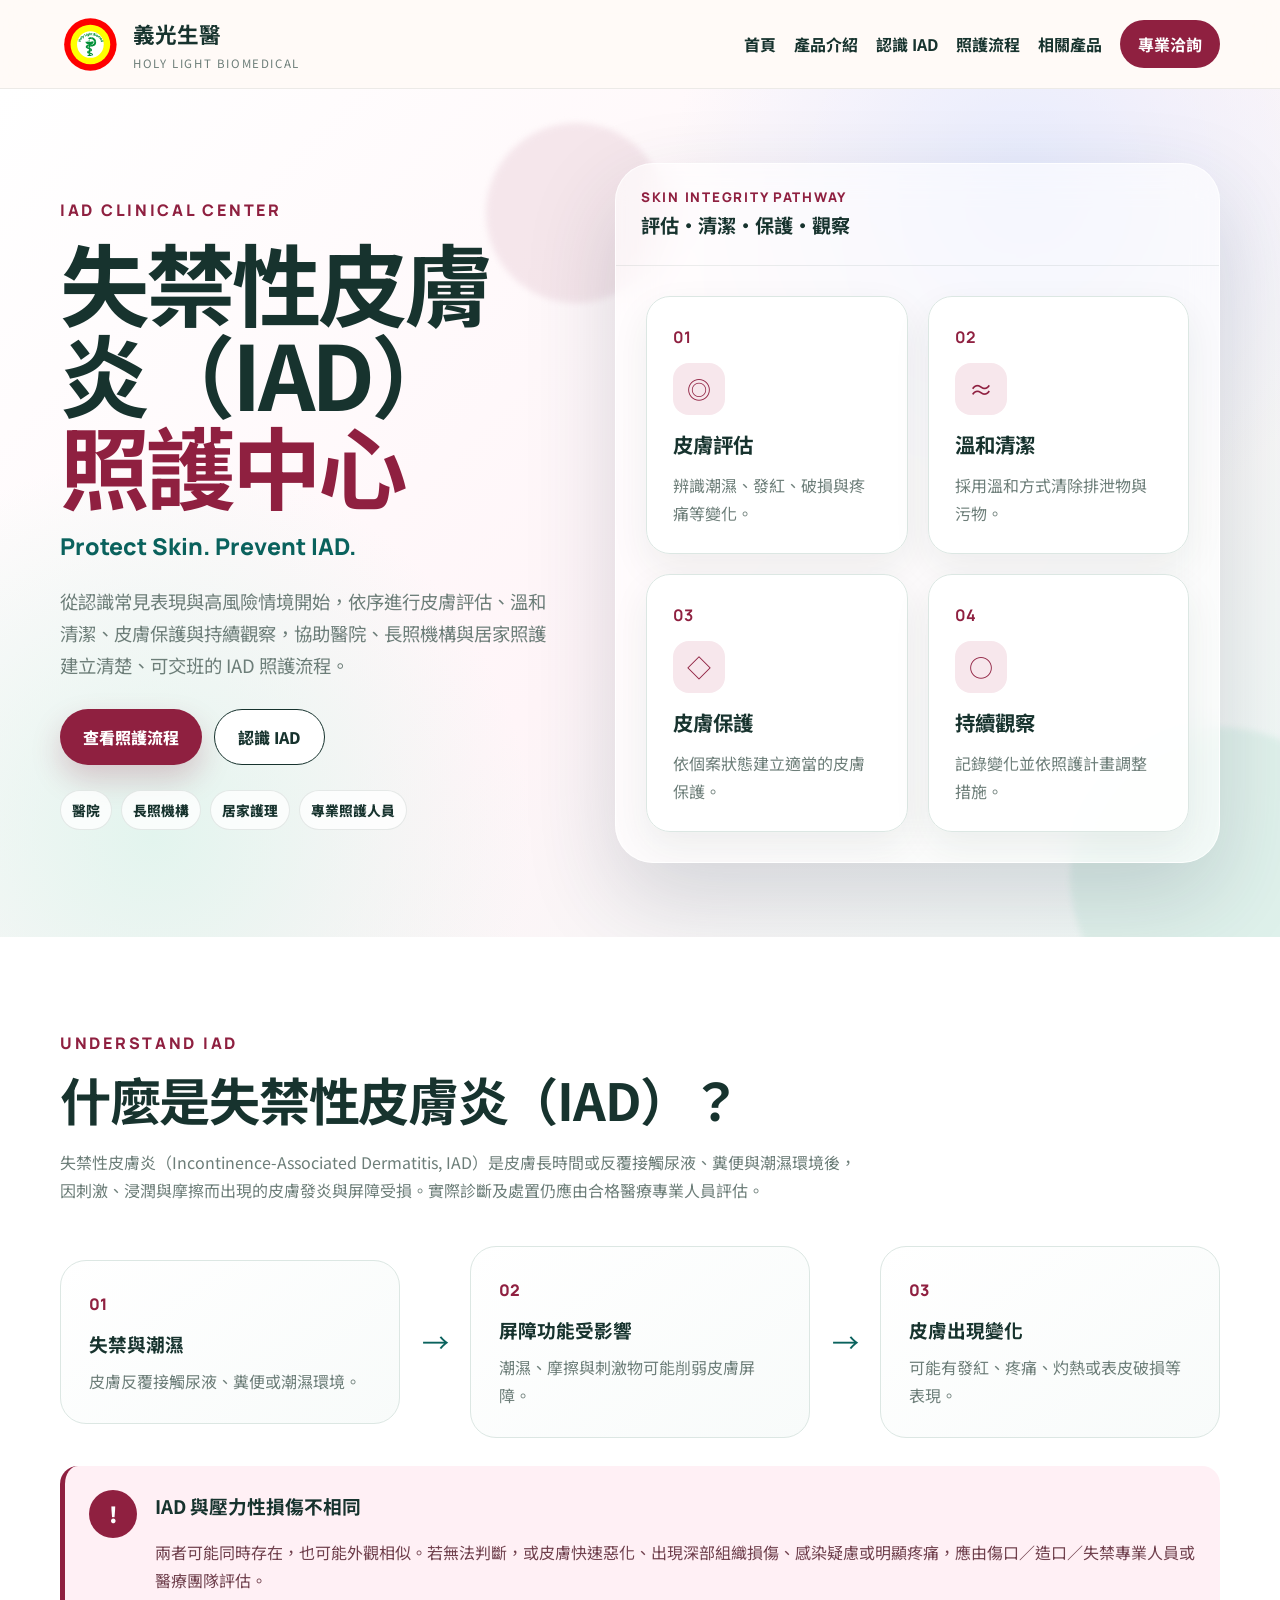
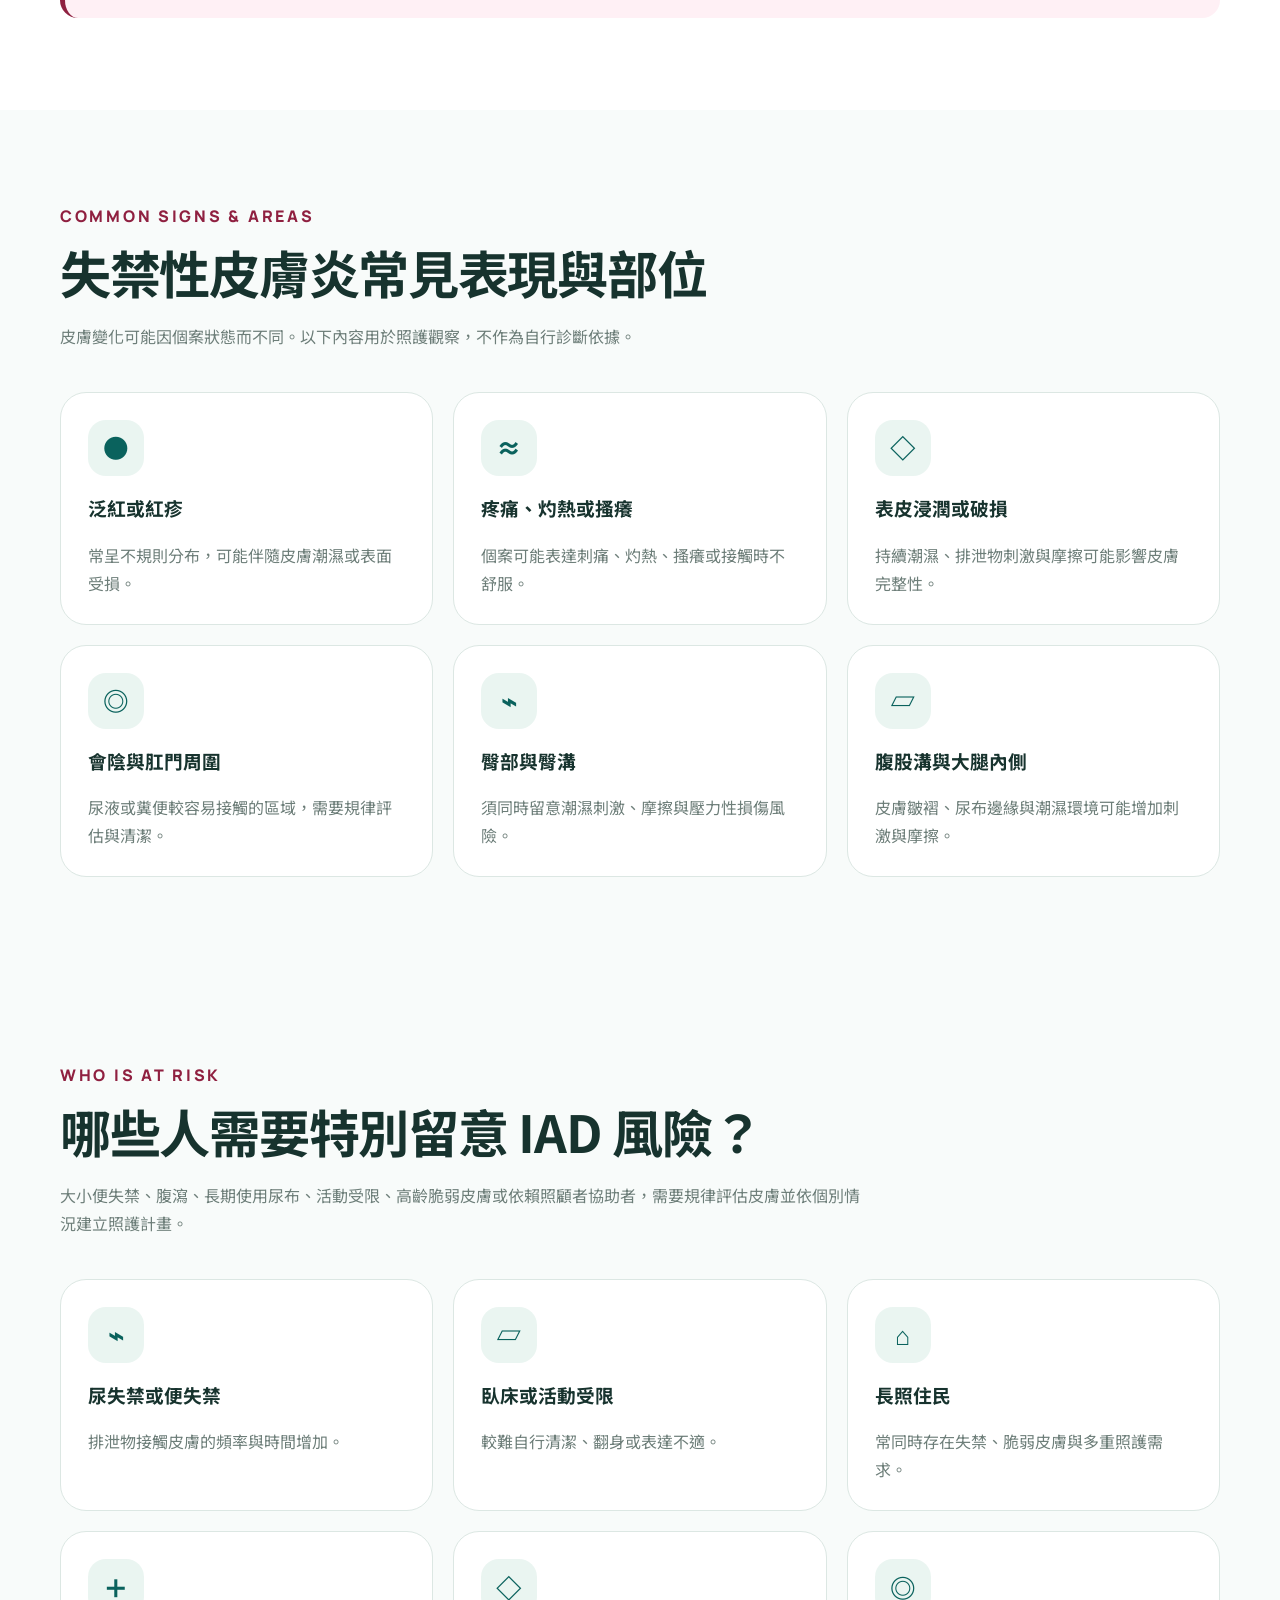
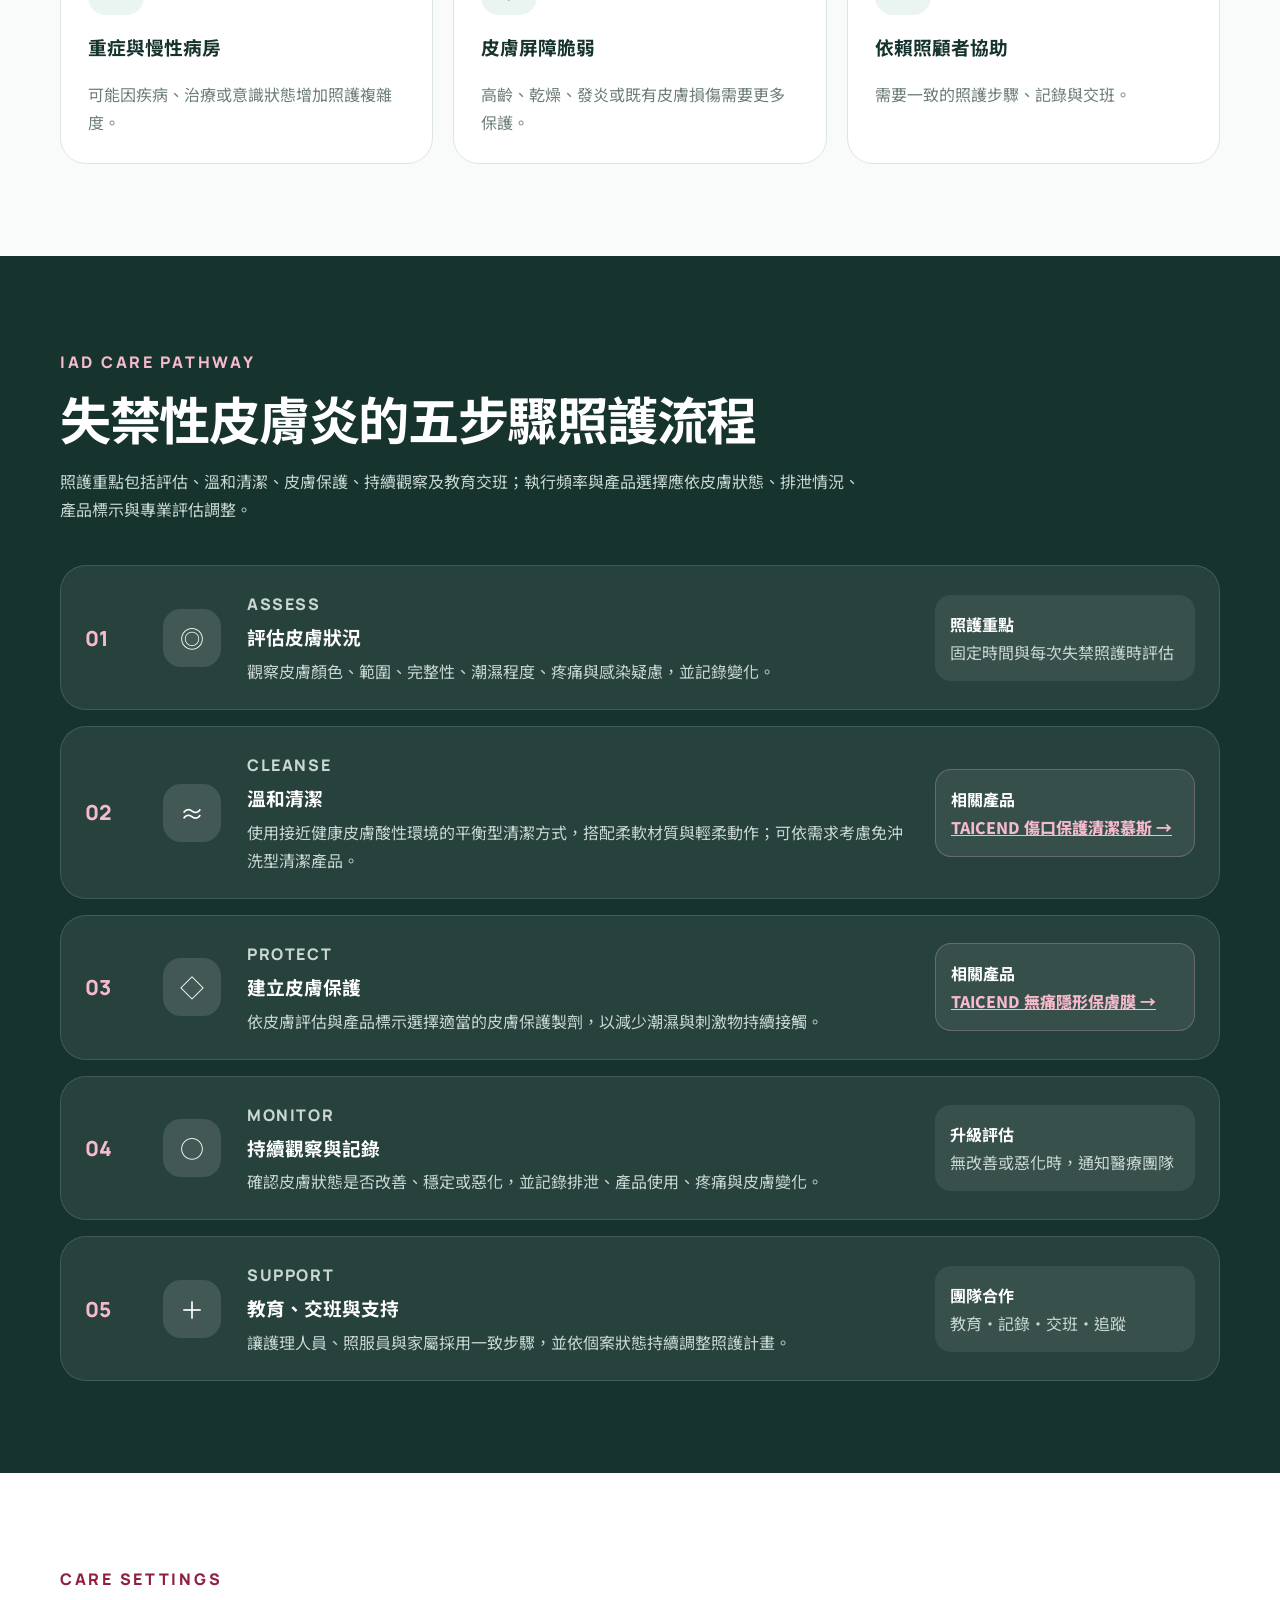
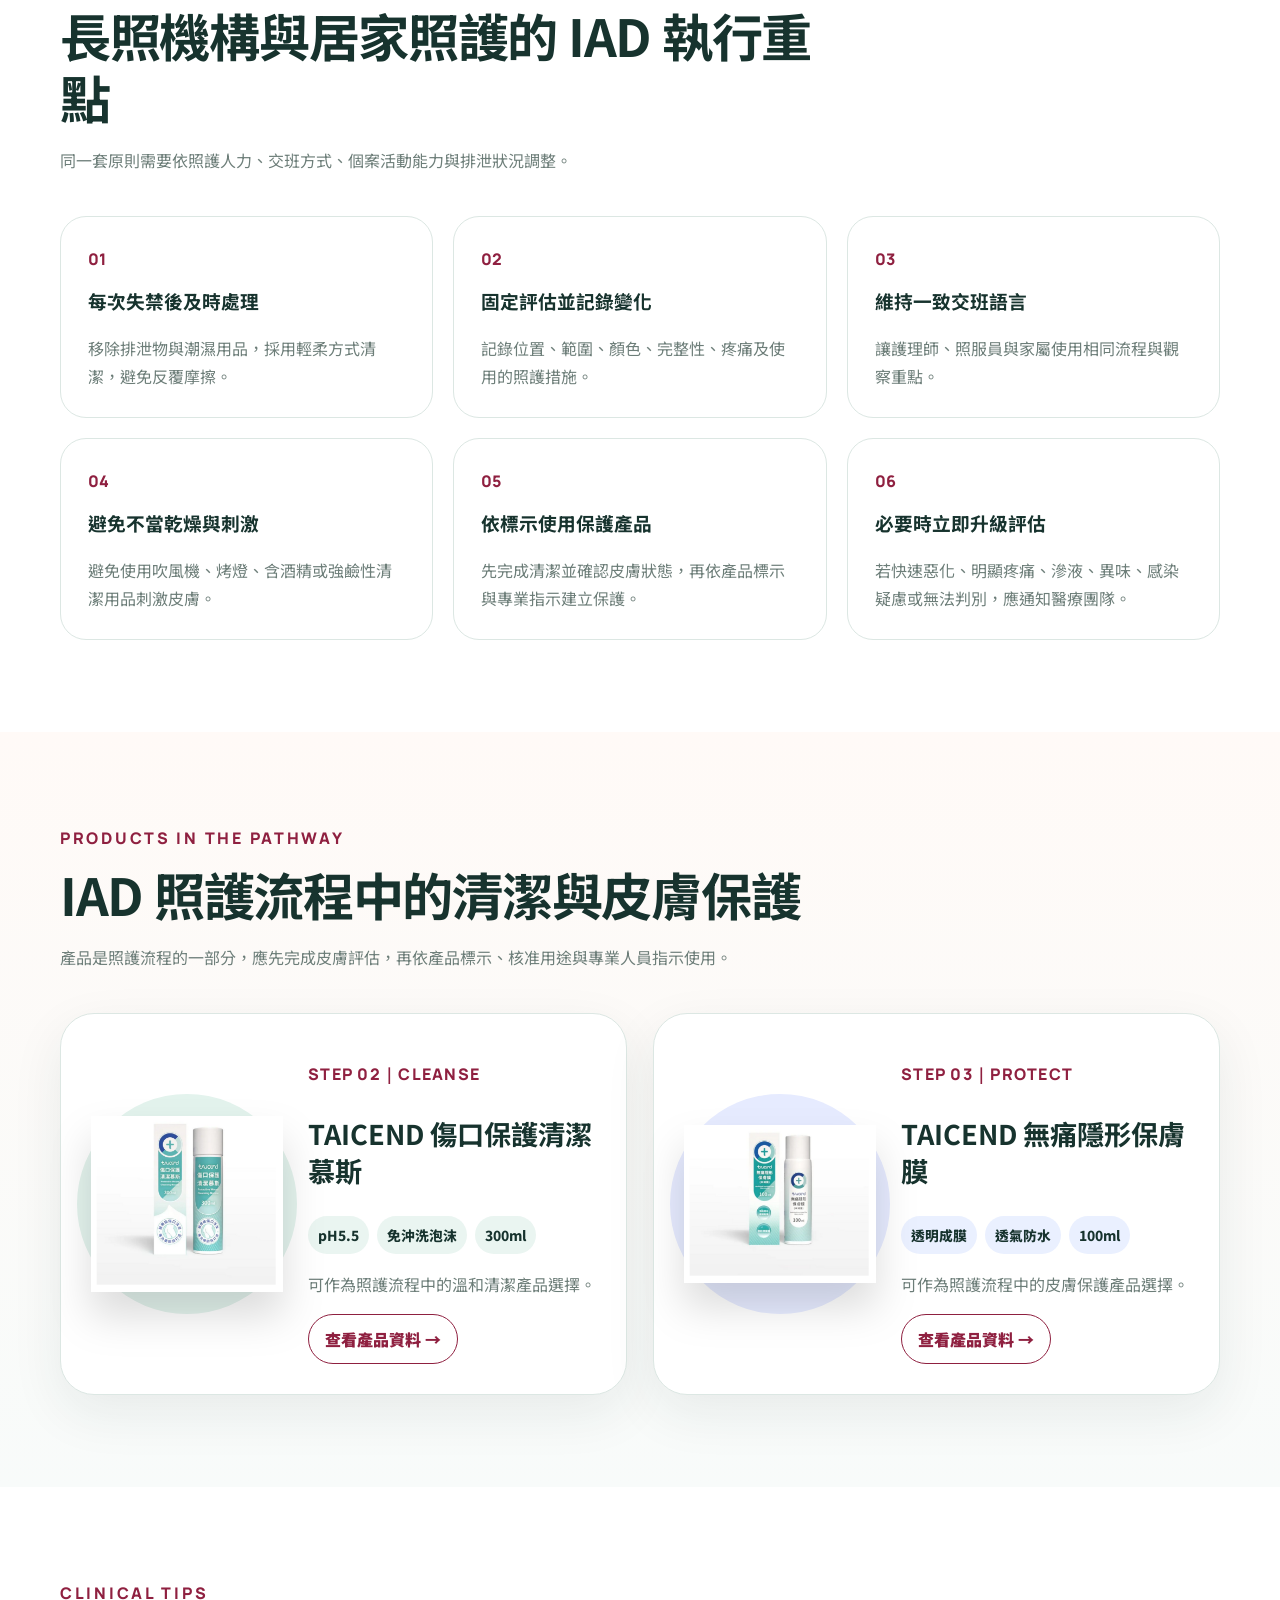
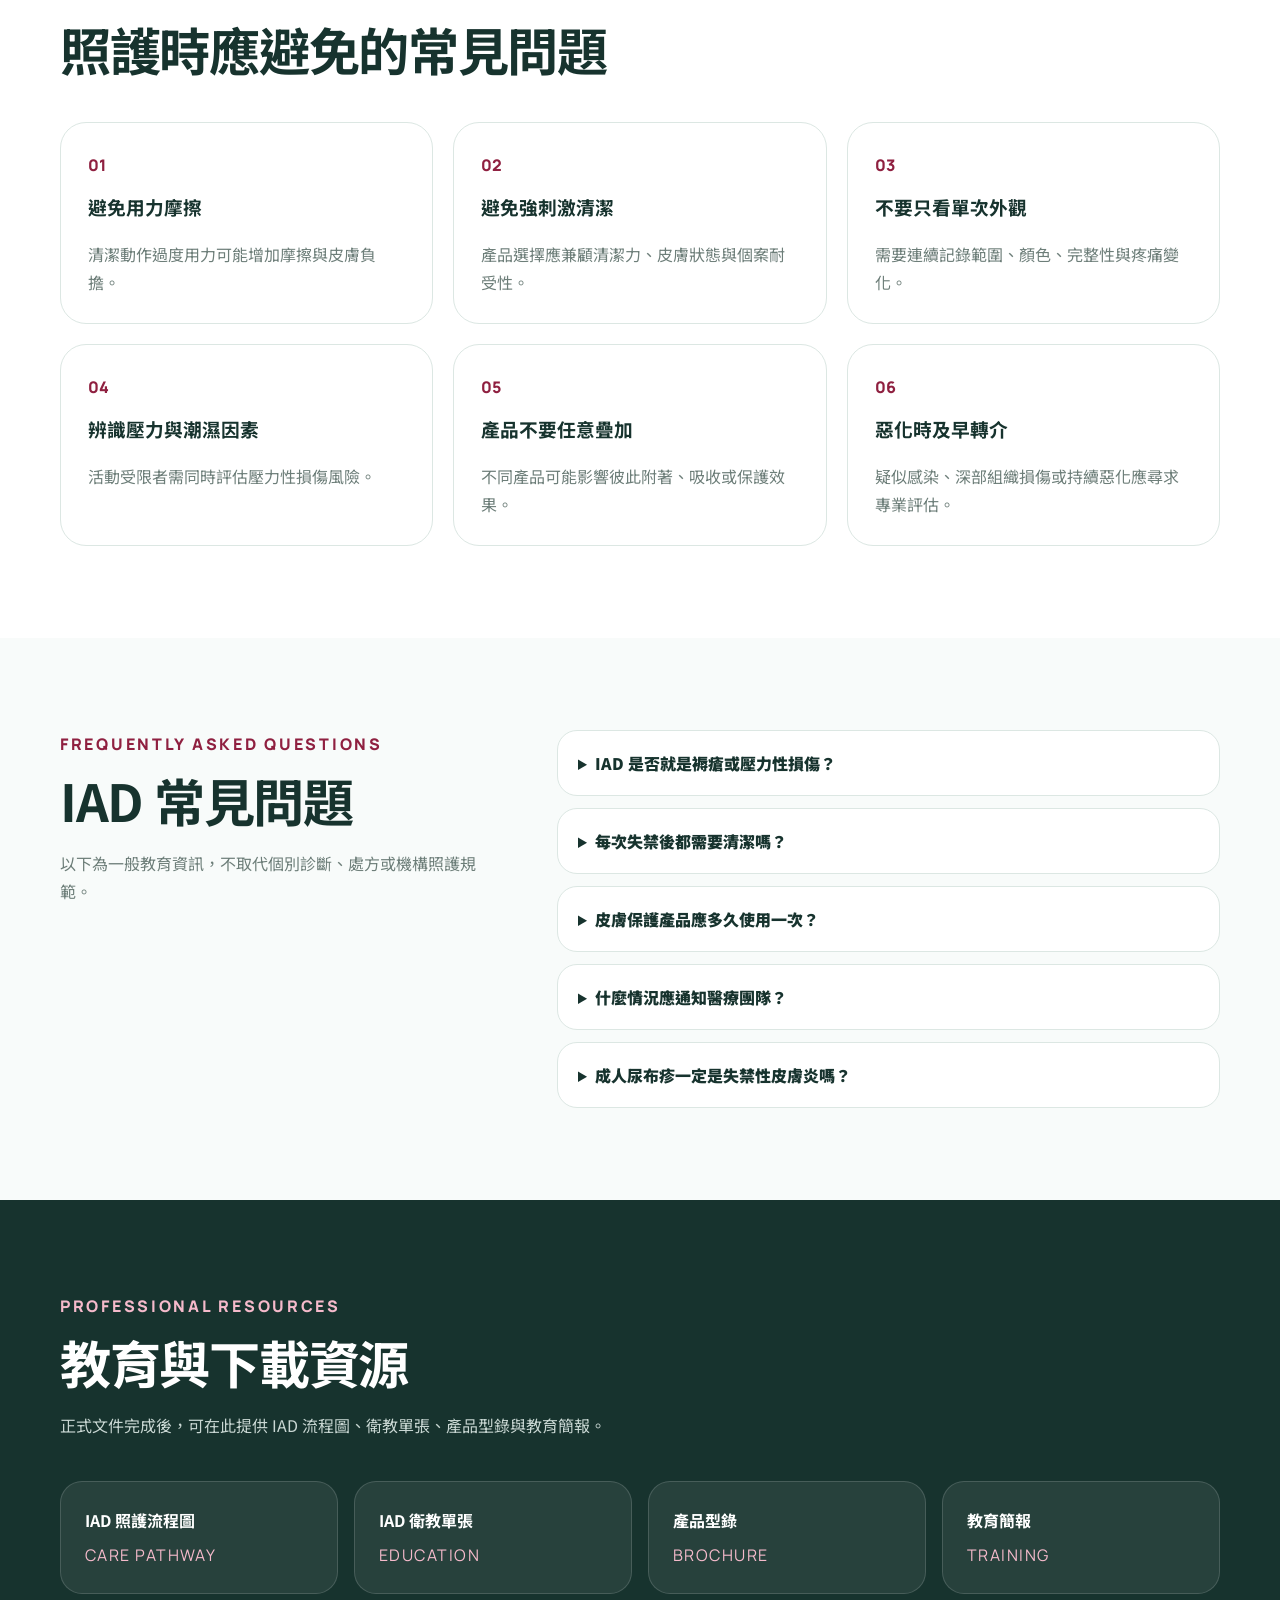
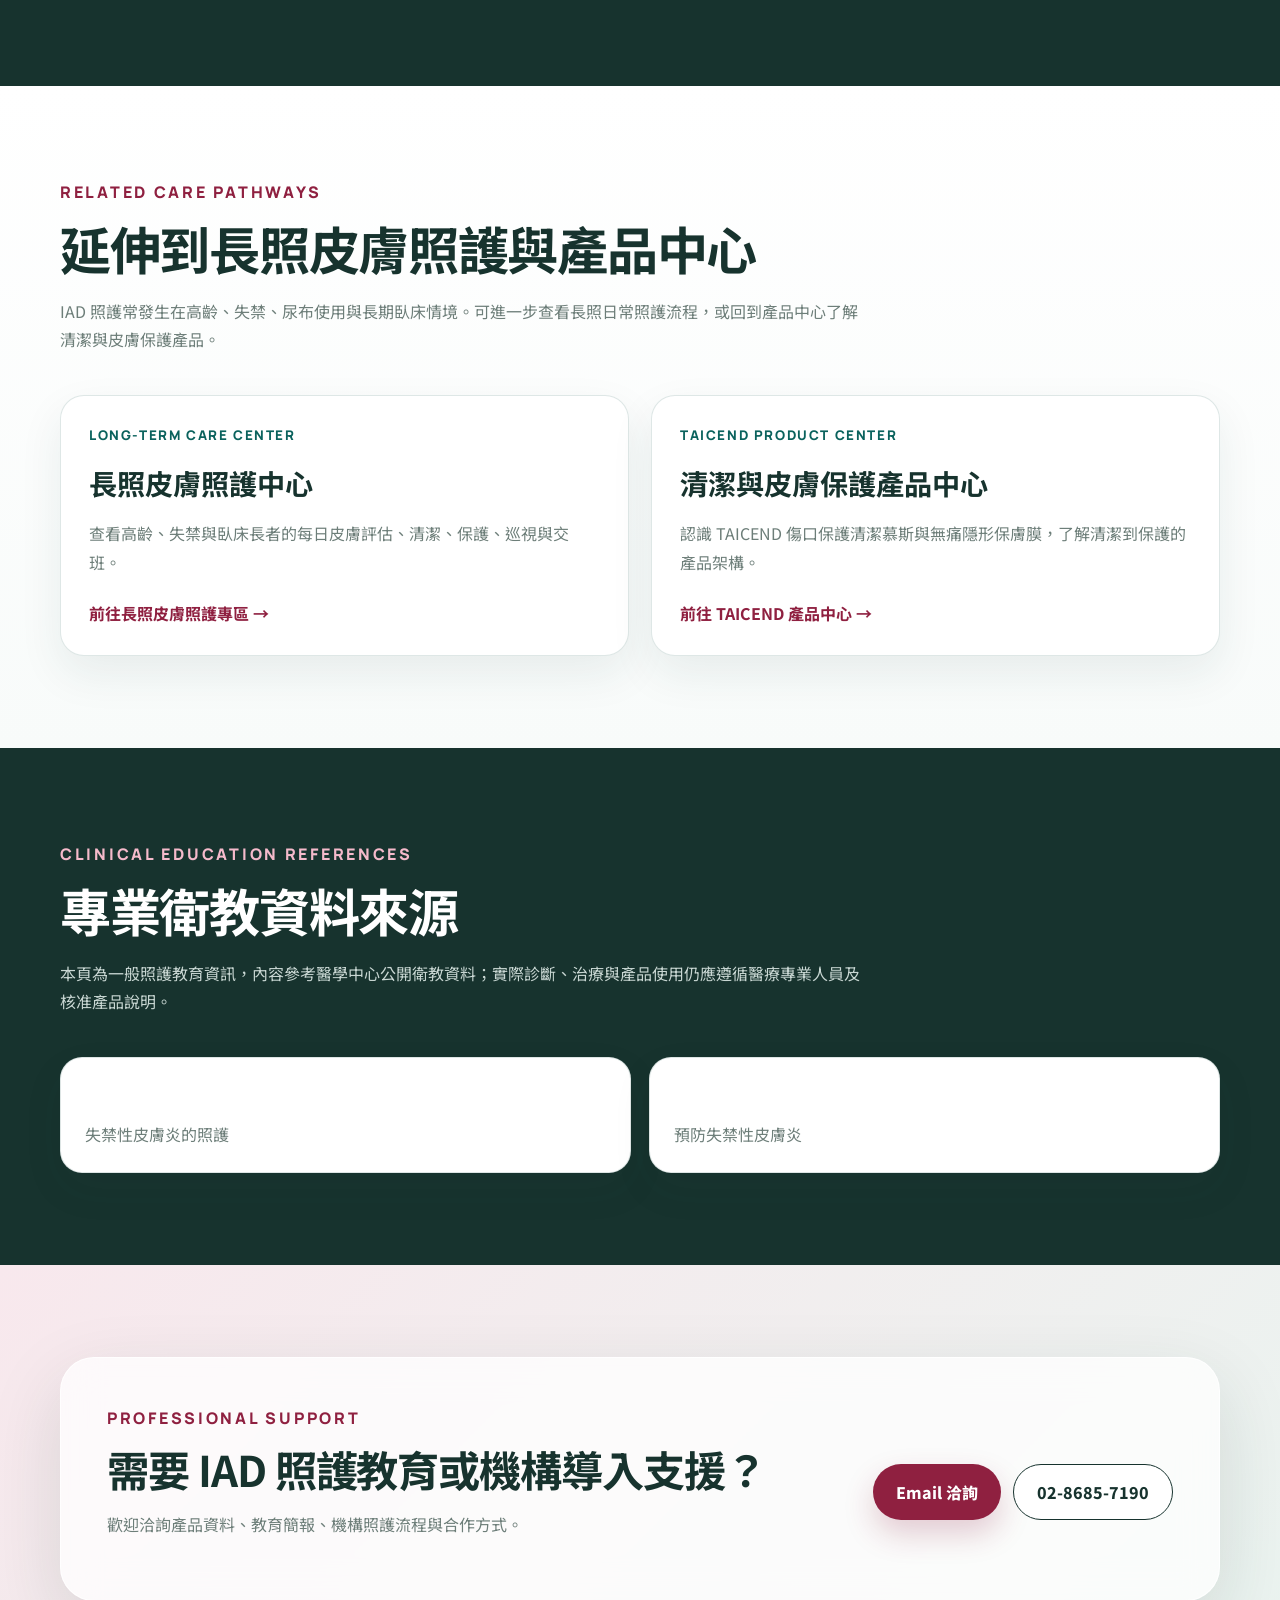
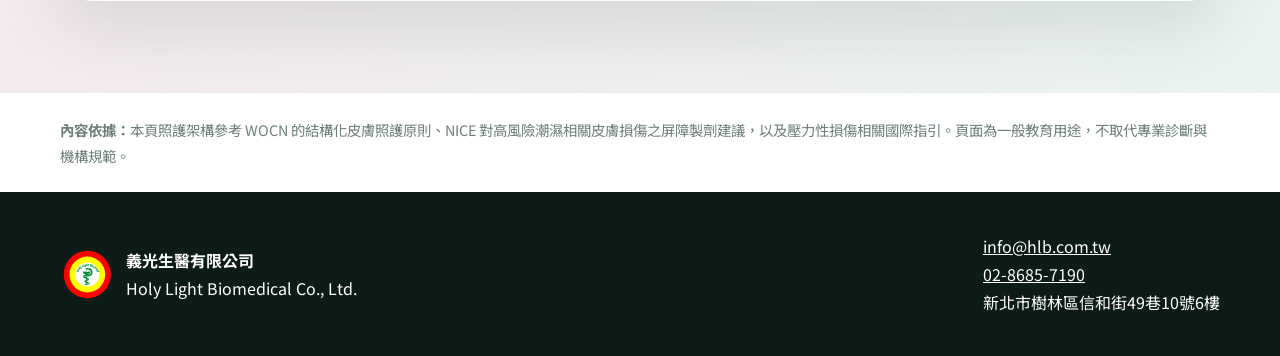
<file: iad-clinical-center.html>
<!doctype html>
<html lang="zh-Hant">
<head>
<meta charset="utf-8"/>
<meta content="width=device-width,initial-scale=1" name="viewport"/>
<meta content="#8f2040" name="theme-color"/>
<title>失禁性皮膚炎 IAD｜症狀、預防與皮膚照護｜義光生醫</title>
<meta content="失禁性皮膚炎（IAD）常見於大小便失禁、尿布使用者、活動受限及長期臥床者。義光生醫 IAD 照護中心整理常見表現、高風險情境、溫和清潔、皮膚保護、持續觀察與專業轉介重點。" name="description"/>
<meta content="index,follow,max-image-preview:large,max-snippet:-1,max-video-preview:-1" name="robots"/>
<meta content="義光生醫有限公司" name="author"/>
<link href="https://hlb.com.tw/iad-clinical-center.html" rel="canonical"/>
<meta content="zh_TW" property="og:locale"/>
<meta content="article" property="og:type"/>
<meta content="義光生醫｜Holy Light Biomedical" property="og:site_name"/>
<meta content="失禁性皮膚炎 IAD｜症狀、預防與皮膚照護｜義光生醫" property="og:title"/>
<meta content="認識失禁性皮膚炎 IAD 的常見表現、高風險情境與評估、清潔、保護、觀察照護流程。" property="og:description"/>
<meta content="https://hlb.com.tw/iad-clinical-center.html" property="og:url"/>
<meta content="https://hlb.com.tw/assets/barrier-film.png" property="og:image"/>
<meta content="義光生醫 IAD 失禁性皮膚炎照護中心" property="og:image:alt"/>
<meta content="summary_large_image" name="twitter:card"/>
<meta content="失禁性皮膚炎 IAD｜症狀、預防與皮膚照護｜義光生醫" name="twitter:title"/>
<meta content="認識 IAD 常見表現、高風險情境與評估、溫和清潔、皮膚保護、持續觀察流程。" name="twitter:description"/>
<meta content="https://hlb.com.tw/assets/barrier-film.png" name="twitter:image"/>
<script type="application/ld+json">{
  "@context": "https://schema.org",
  "@type": "MedicalWebPage",
  "@id": "https://hlb.com.tw/iad-clinical-center.html#webpage",
  "url": "https://hlb.com.tw/iad-clinical-center.html",
  "name": "失禁性皮膚炎 IAD｜症狀、預防與皮膚照護",
  "description": "失禁性皮膚炎 IAD 的常見表現、高風險情境、評估、溫和清潔、皮膚保護、持續觀察、長照及居家照護重點。",
  "inLanguage": "zh-Hant-TW",
  "isPartOf": {
    "@id": "https://hlb.com.tw/#website"
  },
  "publisher": {
    "@id": "https://hlb.com.tw/#organization"
  },
  "about": {
    "@type": "MedicalCondition",
    "name": "失禁性皮膚炎",
    "alternateName": "Incontinence-Associated Dermatitis (IAD)"
  },
  "audience": [
    {
      "@type": "MedicalAudience",
      "audienceType": "醫療與照護專業人員"
    },
    {
      "@type": "Audience",
      "audienceType": "長照機構與居家照護者"
    }
  ],
  "lastReviewed": "2026-08-08",
  "dateModified": "2026-08-09",
  "citation": [
    "https://ihealth.vghtpe.gov.tw/media/323",
    "https://ihealth.vghtc.gov.tw/media/420"
  ],
  "relatedLink": [
    "https://hlb.com.tw/long-term-care-center.html",
    "https://hlb.com.tw/products.html",
    "https://hlb.com.tw/wound-cleansing-mousse.html",
    "https://hlb.com.tw/barrier-film.html"
  ]
}</script>
<script type="application/ld+json">{
  "@context": "https://schema.org",
  "@type": "FAQPage",
  "mainEntity": [
    {
      "@type": "Question",
      "name": "IAD 是否就是褥瘡或壓力性損傷？",
      "acceptedAnswer": {
        "@type": "Answer",
        "text": "不是。IAD 主要與失禁造成的潮濕與刺激物接觸相關；壓力性損傷則與壓力、剪力等因素相關。兩者可能同時存在，需要專業評估。"
      }
    },
    {
      "@type": "Question",
      "name": "每次失禁後都需要清潔嗎？",
      "acceptedAnswer": {
        "@type": "Answer",
        "text": "應及時移除排泄物並依皮膚狀態採取溫和清潔。實際頻率與方式需配合失禁狀況、機構流程及個案耐受性。"
      }
    },
    {
      "@type": "Question",
      "name": "皮膚保護產品應多久使用一次？",
      "acceptedAnswer": {
        "@type": "Answer",
        "text": "需依產品標示、皮膚狀態、排泄頻率與照護計畫決定，不能用單一固定頻率套用所有個案。"
      }
    },
    {
      "@type": "Question",
      "name": "什麼情況應通知醫療團隊？",
      "acceptedAnswer": {
        "@type": "Answer",
        "text": "皮膚快速惡化、出現深層組織損傷、明顯疼痛、發熱、滲液、異味、疑似感染，或無法區分 IAD 與壓力性損傷時。"
      }
    },
    {
      "@type": "Question",
      "name": "成人尿布疹一定是失禁性皮膚炎嗎？",
      "acceptedAnswer": {
        "@type": "Answer",
        "text": "不一定。成人尿布區域的皮膚問題可能涉及失禁性皮膚炎、接觸性皮膚炎、黴菌感染、壓力性損傷或其他原因；若持續不改善或無法判斷，應由醫療專業人員評估。"
      }
    }
  ]
}</script>
<script type="application/ld+json">
  {
    "@context": "https://schema.org",
    "@type": "BreadcrumbList",
    "itemListElement": [
      {
        "@type": "ListItem",
        "position": 1,
        "name": "首頁",
        "item": "https://hlb.com.tw/"
      },
      {
        "@type": "ListItem",
        "position": 2,
        "name": "IAD 照護中心",
        "item": "https://hlb.com.tw/iad-clinical-center.html"
      }
    ]
  }
  </script>
<link href="https://fonts.googleapis.com" rel="preconnect"/>
<link crossorigin="" href="https://fonts.gstatic.com" rel="preconnect"/>
<link href="https://fonts.googleapis.com/css2?family=Manrope:wght@600;700;800&amp;family=Noto+Sans+TC:wght@400;500;600;700;800;900&amp;display=swap" rel="stylesheet"/>
<link href="iad-clinical-center.css?v=7.2-seo-cluster" rel="stylesheet"/>
<script defer="" src="iad-clinical-center.js?v=7"></script>
</head>
<body>
<a class="skip-link" href="#main">跳至主要內容</a>
<header class="site-header">
<div class="container nav">
<a aria-label="義光生醫首頁" class="brand" href="index.html">
<img alt="義光生醫標誌" src="assets/hlb-mark.svg?v=3.5"/>
<span><strong>義光生醫</strong><small>HOLY LIGHT BIOMEDICAL</small></span>
</a>
<button aria-controls="primary-nav" aria-expanded="false" aria-label="開啟選單" class="menu-toggle" type="button">
<span></span><span></span><span></span>
</button>
<nav aria-label="主要導覽" class="nav-links" id="primary-nav">
<a href="index.html">首頁</a>
<a href="products.html">產品介紹</a>
<a href="#understand">認識 IAD</a>
<a href="#pathway">照護流程</a>
<a href="#products">相關產品</a>
<a class="nav-cta" href="mailto:info@hlb.com.tw?subject=IAD照護與教育支援洽詢">專業洽詢</a>
</nav>
</div>
</header>
<main id="main">
<section class="iad-hero">
<div class="hero-orb orb-a"></div>
<div class="hero-orb orb-b"></div>
<div class="container hero-grid">
<div class="hero-copy reveal">
<p class="eyebrow">IAD CLINICAL CENTER</p>
<h1>失禁性皮膚炎（IAD）<br/><em>照護中心</em></h1>
<p class="hero-en">Protect Skin. Prevent IAD.</p>
<p class="lead">從認識常見表現與高風險情境開始，依序進行皮膚評估、溫和清潔、皮膚保護與持續觀察，協助醫院、長照機構與居家照護建立清楚、可交班的 IAD 照護流程。</p>
<div class="hero-actions">
<a class="btn primary" href="#pathway">查看照護流程</a>
<a class="btn ghost" href="#understand">認識 IAD</a>
</div>
<div class="hero-audience">
<span>醫院</span><span>長照機構</span><span>居家護理</span><span>專業照護人員</span>
</div>
</div>
<div class="hero-visual reveal delay-1">
<div class="skin-dashboard">
<div class="dashboard-head"><small>SKIN INTEGRITY PATHWAY</small><strong>評估・清潔・保護・觀察</strong></div>
<div class="dashboard-flow">
<article><b>01</b><span class="flow-icon">◎</span><h3>皮膚評估</h3><p>辨識潮濕、發紅、破損與疼痛等變化。</p></article>
<i></i>
<article><b>02</b><span class="flow-icon">≈</span><h3>溫和清潔</h3><p>採用溫和方式清除排泄物與污物。</p></article>
<i></i>
<article><b>03</b><span class="flow-icon">◇</span><h3>皮膚保護</h3><p>依個案狀態建立適當的皮膚保護。</p></article>
<i></i>
<article><b>04</b><span class="flow-icon">○</span><h3>持續觀察</h3><p>記錄變化並依照護計畫調整措施。</p></article>
</div>
</div>
</div>
</div>
</section>
<section class="section understand" id="understand">
<div class="container">
<div class="section-head reveal">
<p class="eyebrow">UNDERSTAND IAD</p>
<h2>什麼是失禁性皮膚炎（IAD）？</h2>
<p>失禁性皮膚炎（Incontinence-Associated Dermatitis, IAD）是皮膚長時間或反覆接觸尿液、糞便與潮濕環境後，因刺激、浸潤與摩擦而出現的皮膚發炎與屏障受損。實際診斷及處置仍應由合格醫療專業人員評估。</p>
</div>
<div class="cause-chain reveal">
<article><span>01</span><h3>失禁與潮濕</h3><p>皮膚反覆接觸尿液、糞便或潮濕環境。</p></article>
<div class="chain-arrow">→</div>
<article><span>02</span><h3>屏障功能受影響</h3><p>潮濕、摩擦與刺激物可能削弱皮膚屏障。</p></article>
<div class="chain-arrow">→</div>
<article><span>03</span><h3>皮膚出現變化</h3><p>可能有發紅、疼痛、灼熱或表皮破損等表現。</p></article>
</div>
<div class="alert-panel reveal">
<div class="alert-icon">!</div>
<div><h3>IAD 與壓力性損傷不相同</h3><p>兩者可能同時存在，也可能外觀相似。若無法判斷，或皮膚快速惡化、出現深部組織損傷、感染疑慮或明顯疼痛，應由傷口／造口／失禁專業人員或醫療團隊評估。</p></div>
</div>
</div>
</section><section class="section risk" id="symptoms">
<div class="container">
<div class="section-head reveal">
<p class="eyebrow">COMMON SIGNS &amp; AREAS</p>
<h2>失禁性皮膚炎常見表現與部位</h2>
<p>皮膚變化可能因個案狀態而不同。以下內容用於照護觀察，不作為自行診斷依據。</p>
</div>
<div class="risk-grid iad-symptom-grid">
<article class="reveal"><span class="line-icon">●</span><h3>泛紅或紅疹</h3><p>常呈不規則分布，可能伴隨皮膚潮濕或表面受損。</p></article>
<article class="reveal delay-1"><span class="line-icon">≈</span><h3>疼痛、灼熱或搔癢</h3><p>個案可能表達刺痛、灼熱、搔癢或接觸時不舒服。</p></article>
<article class="reveal delay-2"><span class="line-icon">◇</span><h3>表皮浸潤或破損</h3><p>持續潮濕、排泄物刺激與摩擦可能影響皮膚完整性。</p></article>
<article class="reveal"><span class="line-icon">◎</span><h3>會陰與肛門周圍</h3><p>尿液或糞便較容易接觸的區域，需要規律評估與清潔。</p></article>
<article class="reveal delay-1"><span class="line-icon">⌁</span><h3>臀部與臀溝</h3><p>須同時留意潮濕刺激、摩擦與壓力性損傷風險。</p></article>
<article class="reveal delay-2"><span class="line-icon">▱</span><h3>腹股溝與大腿內側</h3><p>皮膚皺褶、尿布邊緣與潮濕環境可能增加刺激與摩擦。</p></article>
</div>
</div>
</section>
<section class="section risk" id="risk">
<div class="container">
<div class="section-head reveal">
<p class="eyebrow">WHO IS AT RISK</p>
<h2>哪些人需要特別留意 IAD 風險？</h2>
<p>大小便失禁、腹瀉、長期使用尿布、活動受限、高齡脆弱皮膚或依賴照顧者協助者，需要規律評估皮膚並依個別情況建立照護計畫。</p>
</div>
<div class="risk-grid">
<article class="reveal"><span class="line-icon">⌁</span><h3>尿失禁或便失禁</h3><p>排泄物接觸皮膚的頻率與時間增加。</p></article>
<article class="reveal delay-1"><span class="line-icon">▱</span><h3>臥床或活動受限</h3><p>較難自行清潔、翻身或表達不適。</p></article>
<article class="reveal delay-2"><span class="line-icon">⌂</span><h3>長照住民</h3><p>常同時存在失禁、脆弱皮膚與多重照護需求。</p></article>
<article class="reveal"><span class="line-icon">＋</span><h3>重症與慢性病房</h3><p>可能因疾病、治療或意識狀態增加照護複雜度。</p></article>
<article class="reveal delay-1"><span class="line-icon">◇</span><h3>皮膚屏障脆弱</h3><p>高齡、乾燥、發炎或既有皮膚損傷需要更多保護。</p></article>
<article class="reveal delay-2"><span class="line-icon">◎</span><h3>依賴照顧者協助</h3><p>需要一致的照護步驟、記錄與交班。</p></article>
</div>
</div>
</section>
<section class="section pathway" id="pathway">
<div class="container">
<div class="section-head reveal">
<p class="eyebrow">IAD CARE PATHWAY</p>
<h2>失禁性皮膚炎的五步驟照護流程</h2>
<p>照護重點包括評估、溫和清潔、皮膚保護、持續觀察及教育交班；執行頻率與產品選擇應依皮膚狀態、排泄情況、產品標示與專業評估調整。</p>
</div>
<div class="pathway-list">
<article class="pathway-step reveal">
<div class="step-index">01</div><div class="step-icon">◎</div>
<div class="step-copy"><p class="step-en">ASSESS</p><h3>評估皮膚狀況</h3><p>觀察皮膚顏色、範圍、完整性、潮濕程度、疼痛與感染疑慮，並記錄變化。</p></div>
<div class="step-note"><strong>照護重點</strong><span>固定時間與每次失禁照護時評估</span></div>
</article>
<article class="pathway-step reveal">
<div class="step-index">02</div><div class="step-icon">≈</div>
<div class="step-copy"><p class="step-en">CLEANSE</p><h3>溫和清潔</h3><p>使用接近健康皮膚酸性環境的平衡型清潔方式，搭配柔軟材質與輕柔動作；可依需求考慮免沖洗型清潔產品。</p></div>
<div class="step-note product-note"><strong>相關產品</strong><a href="wound-cleansing-mousse.html">TAICEND 傷口保護清潔慕斯 →</a></div>
</article>
<article class="pathway-step reveal">
<div class="step-index">03</div><div class="step-icon">◇</div>
<div class="step-copy"><p class="step-en">PROTECT</p><h3>建立皮膚保護</h3><p>依皮膚評估與產品標示選擇適當的皮膚保護製劑，以減少潮濕與刺激物持續接觸。</p></div>
<div class="step-note product-note"><strong>相關產品</strong><a href="barrier-film.html">TAICEND 無痛隱形保膚膜 →</a></div>
</article>
<article class="pathway-step reveal">
<div class="step-index">04</div><div class="step-icon">○</div>
<div class="step-copy"><p class="step-en">MONITOR</p><h3>持續觀察與記錄</h3><p>確認皮膚狀態是否改善、穩定或惡化，並記錄排泄、產品使用、疼痛與皮膚變化。</p></div>
<div class="step-note"><strong>升級評估</strong><span>無改善或惡化時，通知醫療團隊</span></div>
</article>
<article class="pathway-step reveal">
<div class="step-index">05</div><div class="step-icon">＋</div>
<div class="step-copy"><p class="step-en">SUPPORT</p><h3>教育、交班與支持</h3><p>讓護理人員、照服員與家屬採用一致步驟，並依個案狀態持續調整照護計畫。</p></div>
<div class="step-note"><strong>團隊合作</strong><span>教育・記錄・交班・追蹤</span></div>
</article>
</div>
</div>
</section>
<section class="section tips" id="care-settings">
<div class="container">
<div class="section-head reveal">
<p class="eyebrow">CARE SETTINGS</p>
<h2>長照機構與居家照護的 IAD 執行重點</h2>
<p>同一套原則需要依照護人力、交班方式、個案活動能力與排泄狀況調整。</p>
</div>
<div class="tips-grid">
<article class="reveal"><span>01</span><h3>每次失禁後及時處理</h3><p>移除排泄物與潮濕用品，採用輕柔方式清潔，避免反覆摩擦。</p></article>
<article class="reveal delay-1"><span>02</span><h3>固定評估並記錄變化</h3><p>記錄位置、範圍、顏色、完整性、疼痛及使用的照護措施。</p></article>
<article class="reveal delay-2"><span>03</span><h3>維持一致交班語言</h3><p>讓護理師、照服員與家屬使用相同流程與觀察重點。</p></article>
<article class="reveal"><span>04</span><h3>避免不當乾燥與刺激</h3><p>避免使用吹風機、烤燈、含酒精或強鹼性清潔用品刺激皮膚。</p></article>
<article class="reveal delay-1"><span>05</span><h3>依標示使用保護產品</h3><p>先完成清潔並確認皮膚狀態，再依產品標示與專業指示建立保護。</p></article>
<article class="reveal delay-2"><span>06</span><h3>必要時立即升級評估</h3><p>若快速惡化、明顯疼痛、滲液、異味、感染疑慮或無法判別，應通知醫療團隊。</p></article>
</div>
</div>
</section><section class="section products" id="products">
<div class="container">
<div class="section-head reveal">
<p class="eyebrow">PRODUCTS IN THE PATHWAY</p>
<h2>IAD 照護流程中的清潔與皮膚保護</h2>
<p>產品是照護流程的一部分，應先完成皮膚評估，再依產品標示、核准用途與專業人員指示使用。</p>
</div>
<div class="product-grid">
<article class="product-card cleanse-card reveal">
<div class="product-stage"><div class="product-glow"></div><img alt="TAICEND 傷口保護清潔慕斯" src="assets/wound-cleansing-mousse.png?v=5"/></div>
<div class="product-copy"><p class="product-step">STEP 02｜CLEANSE</p><h3>TAICEND 傷口保護清潔慕斯</h3><div class="chips"><span>pH5.5</span><span>免沖洗泡沫</span><span>300ml</span></div><p>可作為照護流程中的溫和清潔產品選擇。</p><a class="product-link" href="wound-cleansing-mousse.html">查看產品資料 →</a></div>
</article>
<article class="product-card protect-card reveal delay-1">
<div class="product-stage"><div class="product-glow"></div><img alt="TAICEND 無痛隱形保膚膜" src="assets/barrier-film.png?v=2"/></div>
<div class="product-copy"><p class="product-step">STEP 03｜PROTECT</p><h3>TAICEND 無痛隱形保膚膜</h3><div class="chips"><span>透明成膜</span><span>透氣防水</span><span>100ml</span></div><p>可作為照護流程中的皮膚保護產品選擇。</p><a class="product-link" href="barrier-film.html">查看產品資料 →</a></div>
</article>
</div>
</div>
</section>
<section class="section tips" id="tips">
<div class="container">
<div class="section-head reveal">
<p class="eyebrow">CLINICAL TIPS</p>
<h2>照護時應避免的常見問題</h2>
</div>
<div class="tips-grid">
<article class="reveal"><span>01</span><h3>避免用力摩擦</h3><p>清潔動作過度用力可能增加摩擦與皮膚負擔。</p></article>
<article class="reveal delay-1"><span>02</span><h3>避免強刺激清潔</h3><p>產品選擇應兼顧清潔力、皮膚狀態與個案耐受性。</p></article>
<article class="reveal delay-2"><span>03</span><h3>不要只看單次外觀</h3><p>需要連續記錄範圍、顏色、完整性與疼痛變化。</p></article>
<article class="reveal"><span>04</span><h3>辨識壓力與潮濕因素</h3><p>活動受限者需同時評估壓力性損傷風險。</p></article>
<article class="reveal delay-1"><span>05</span><h3>產品不要任意疊加</h3><p>不同產品可能影響彼此附著、吸收或保護效果。</p></article>
<article class="reveal delay-2"><span>06</span><h3>惡化時及早轉介</h3><p>疑似感染、深部組織損傷或持續惡化應尋求專業評估。</p></article>
</div>
</div>
</section>
<section class="section faq" id="faq">
<div class="container faq-grid">
<div class="section-head reveal"><p class="eyebrow">FREQUENTLY ASKED QUESTIONS</p><h2>IAD 常見問題</h2><p>以下為一般教育資訊，不取代個別診斷、處方或機構照護規範。</p></div>
<div class="accordion reveal delay-1">
<details><summary>IAD 是否就是褥瘡或壓力性損傷？</summary><p>不是。IAD 主要與失禁造成的潮濕與刺激物接觸相關；壓力性損傷則與壓力、剪力等因素相關。兩者可能同時存在，需要專業評估。</p></details>
<details><summary>每次失禁後都需要清潔嗎？</summary><p>應及時移除排泄物並依皮膚狀態採取溫和清潔。實際頻率與方式需配合失禁狀況、機構流程及個案耐受性。</p></details>
<details><summary>皮膚保護產品應多久使用一次？</summary><p>需依產品標示、皮膚狀態、排泄頻率與照護計畫決定，不能用單一固定頻率套用所有個案。</p></details>
<details><summary>什麼情況應通知醫療團隊？</summary><p>皮膚快速惡化、出現深層組織損傷、明顯疼痛、發熱、滲液、異味、疑似感染，或無法區分 IAD 與壓力性損傷時。</p></details>
<details>
<summary>成人尿布疹一定是失禁性皮膚炎嗎？</summary>
<p>不一定。「成人尿布疹」是一般描述，可能涉及 IAD、接觸性皮膚炎、黴菌感染、壓力性損傷或其他皮膚問題；若持續不改善或無法判斷，應由醫療專業人員評估。</p>
</details></div>
</div>
</section>
<section class="section resources" id="resources">
<div class="container">
<div class="section-head reveal"><p class="eyebrow">PROFESSIONAL RESOURCES</p><h2>教育與下載資源</h2><p>正式文件完成後，可在此提供 IAD 流程圖、衛教單張、產品型錄與教育簡報。</p></div>
<div class="resource-grid">
<button data-coming="IAD 照護流程圖尚未上傳" type="button"><strong>IAD 照護流程圖</strong><span>CARE PATHWAY</span></button>
<button data-coming="IAD 衛教單張尚未上傳" type="button"><strong>IAD 衛教單張</strong><span>EDUCATION</span></button>
<button data-coming="產品型錄尚未上傳" type="button"><strong>產品型錄</strong><span>BROCHURE</span></button>
<button data-coming="教育簡報尚未上傳" type="button"><strong>教育簡報</strong><span>TRAINING</span></button>
</div>
</div>
</section>
<section class="section iad-cluster-links" id="related-centers">
<div class="container">
<div class="section-head reveal">
<p class="eyebrow">RELATED CARE PATHWAYS</p>
<h2>延伸到長照皮膚照護與產品中心</h2>
<p>IAD 照護常發生在高齡、失禁、尿布使用與長期臥床情境。可進一步查看長照日常照護流程，或回到產品中心了解清潔與皮膚保護產品。</p>
</div>
<div class="iad-cluster-grid">
<a class="iad-cluster-card reveal" href="long-term-care-center.html">
<small>LONG-TERM CARE CENTER</small>
<h3>長照皮膚照護中心</h3>
<p>查看高齡、失禁與臥床長者的每日皮膚評估、清潔、保護、巡視與交班。</p>
<strong>前往長照皮膚照護專區 →</strong>
</a>
<a class="iad-cluster-card reveal delay-1" href="products.html">
<small>TAICEND PRODUCT CENTER</small>
<h3>清潔與皮膚保護產品中心</h3>
<p>認識 TAICEND 傷口保護清潔慕斯與無痛隱形保膚膜，了解清潔到保護的產品架構。</p>
<strong>前往 TAICEND 產品中心 →</strong>
</a>
</div>
</div>
</section><section class="section resources iad-evidence" id="references">
<div class="container">
<div class="section-head reveal">
<p class="eyebrow">CLINICAL EDUCATION REFERENCES</p>
<h2>專業衛教資料來源</h2>
<p>本頁為一般照護教育資訊，內容參考醫學中心公開衛教資料；實際診斷、治療與產品使用仍應遵循醫療專業人員及核准產品說明。</p>
</div>
<div class="reference-links reveal">
<a href="https://ihealth.vghtpe.gov.tw/media/323" rel="noopener noreferrer" target="_blank">
<strong>臺北榮總護理部健康 e 點通</strong>
<span>失禁性皮膚炎的照護</span>
</a>
<a href="https://ihealth.vghtc.gov.tw/media/420" rel="noopener noreferrer" target="_blank">
<strong>臺中榮民總醫院護理衛教</strong>
<span>預防失禁性皮膚炎</span>
</a>
</div>
</div>
</section><section class="section contact-banner">
<div class="container">
<div class="contact-panel reveal">
<div><p class="eyebrow">PROFESSIONAL SUPPORT</p><h2>需要 IAD 照護教育或機構導入支援？</h2><p>歡迎洽詢產品資料、教育簡報、機構照護流程與合作方式。</p></div>
<div class="contact-actions"><a class="btn primary" href="mailto:info@hlb.com.tw?subject=IAD照護與教育支援洽詢">Email 洽詢</a><a class="btn ghost" href="tel:+886286857190">02-8685-7190</a></div>
</div>
</div>
</section>
<section class="reference-note">
<div class="container">
<p><strong>內容依據：</strong>本頁照護架構參考 WOCN 的結構化皮膚照護原則、NICE 對高風險潮濕相關皮膚損傷之屏障製劑建議，以及壓力性損傷相關國際指引。頁面為一般教育用途，不取代專業診斷與機構規範。</p>
</div>
</section>
</main>
<footer>
<div class="container footer-grid">
<div class="footer-brand"><img alt="" src="assets/hlb-mark.svg?v=3.5"/><div><strong>義光生醫有限公司</strong><span>Holy Light Biomedical Co., Ltd.</span></div></div>
<div><a href="mailto:info@hlb.com.tw">info@hlb.com.tw</a><br/><a href="tel:+886286857190">02-8685-7190</a><br/><span>新北市樹林區信和街49巷10號6樓</span></div>
</div>
</footer>
<div aria-live="polite" class="toast" id="toast" role="status"></div>
<button aria-label="回到頁首" class="back-to-top" type="button">↑</button>
</body>
</html>
</file>
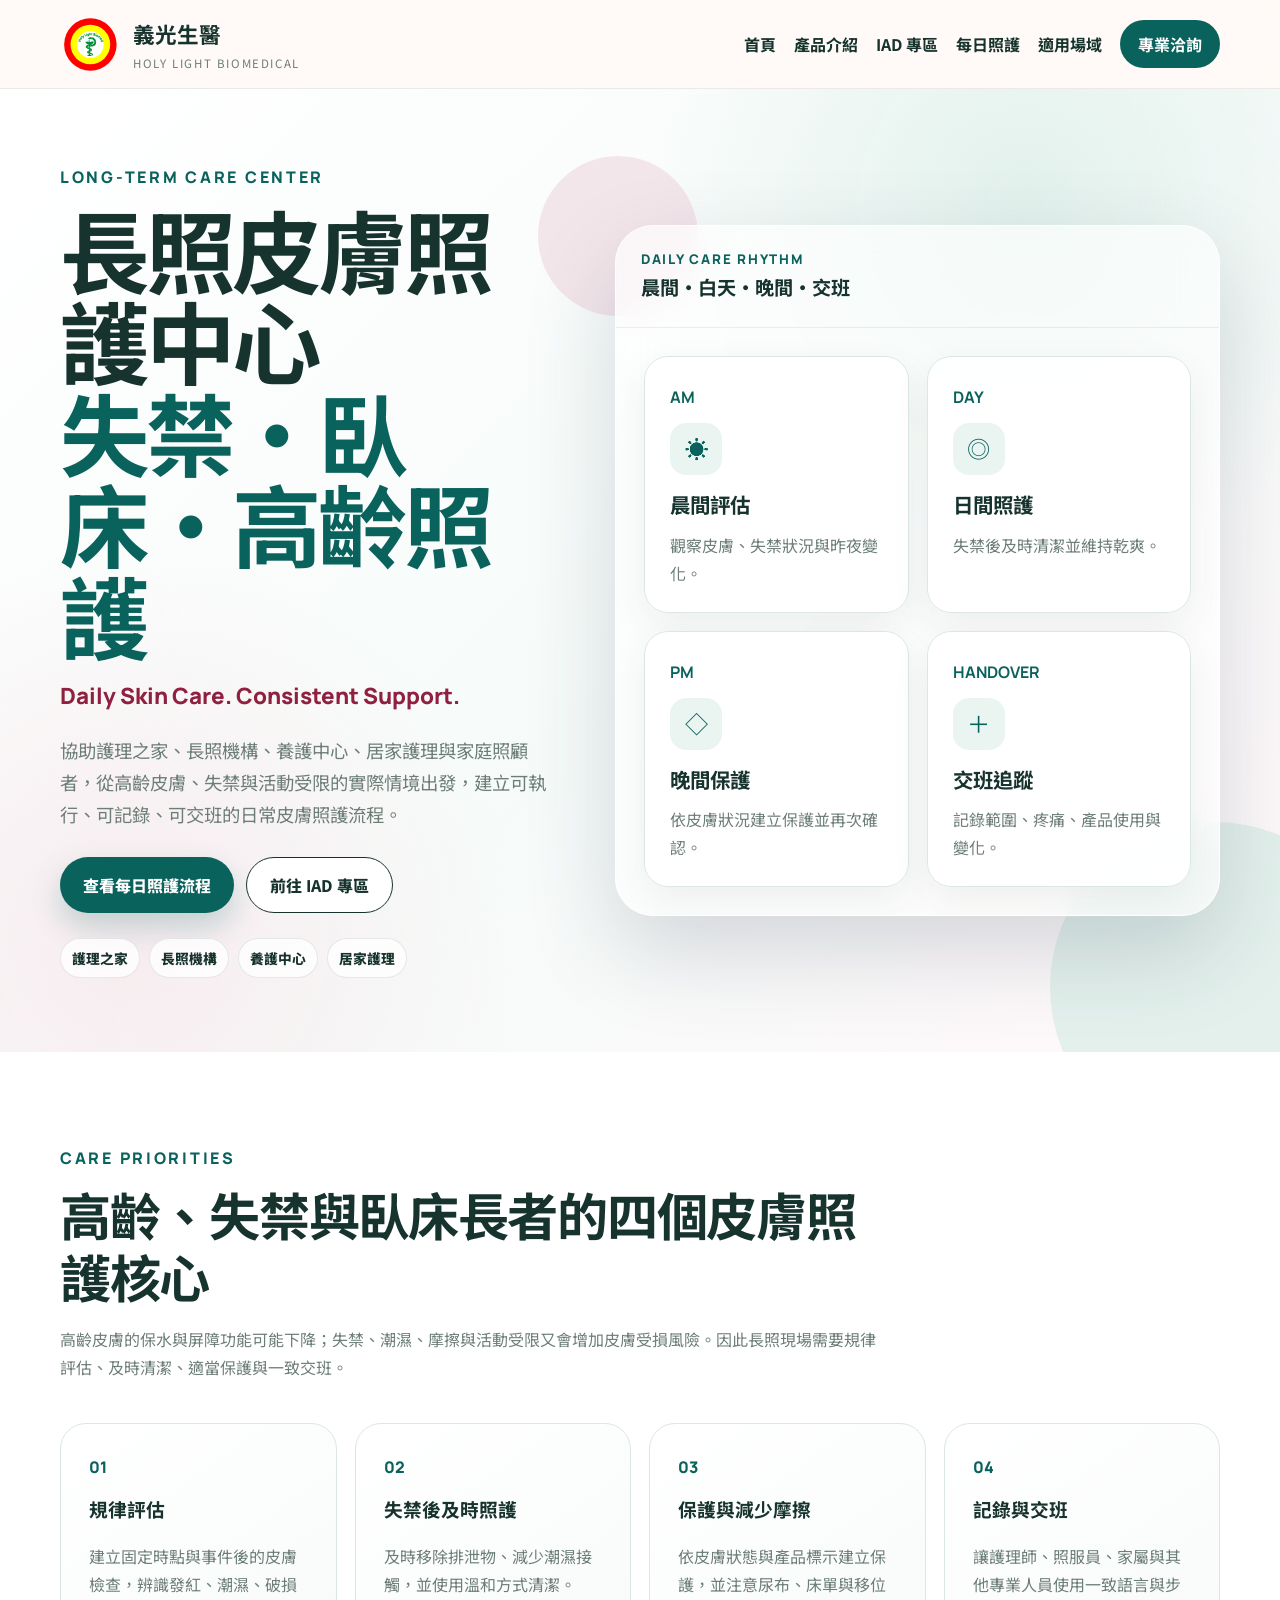
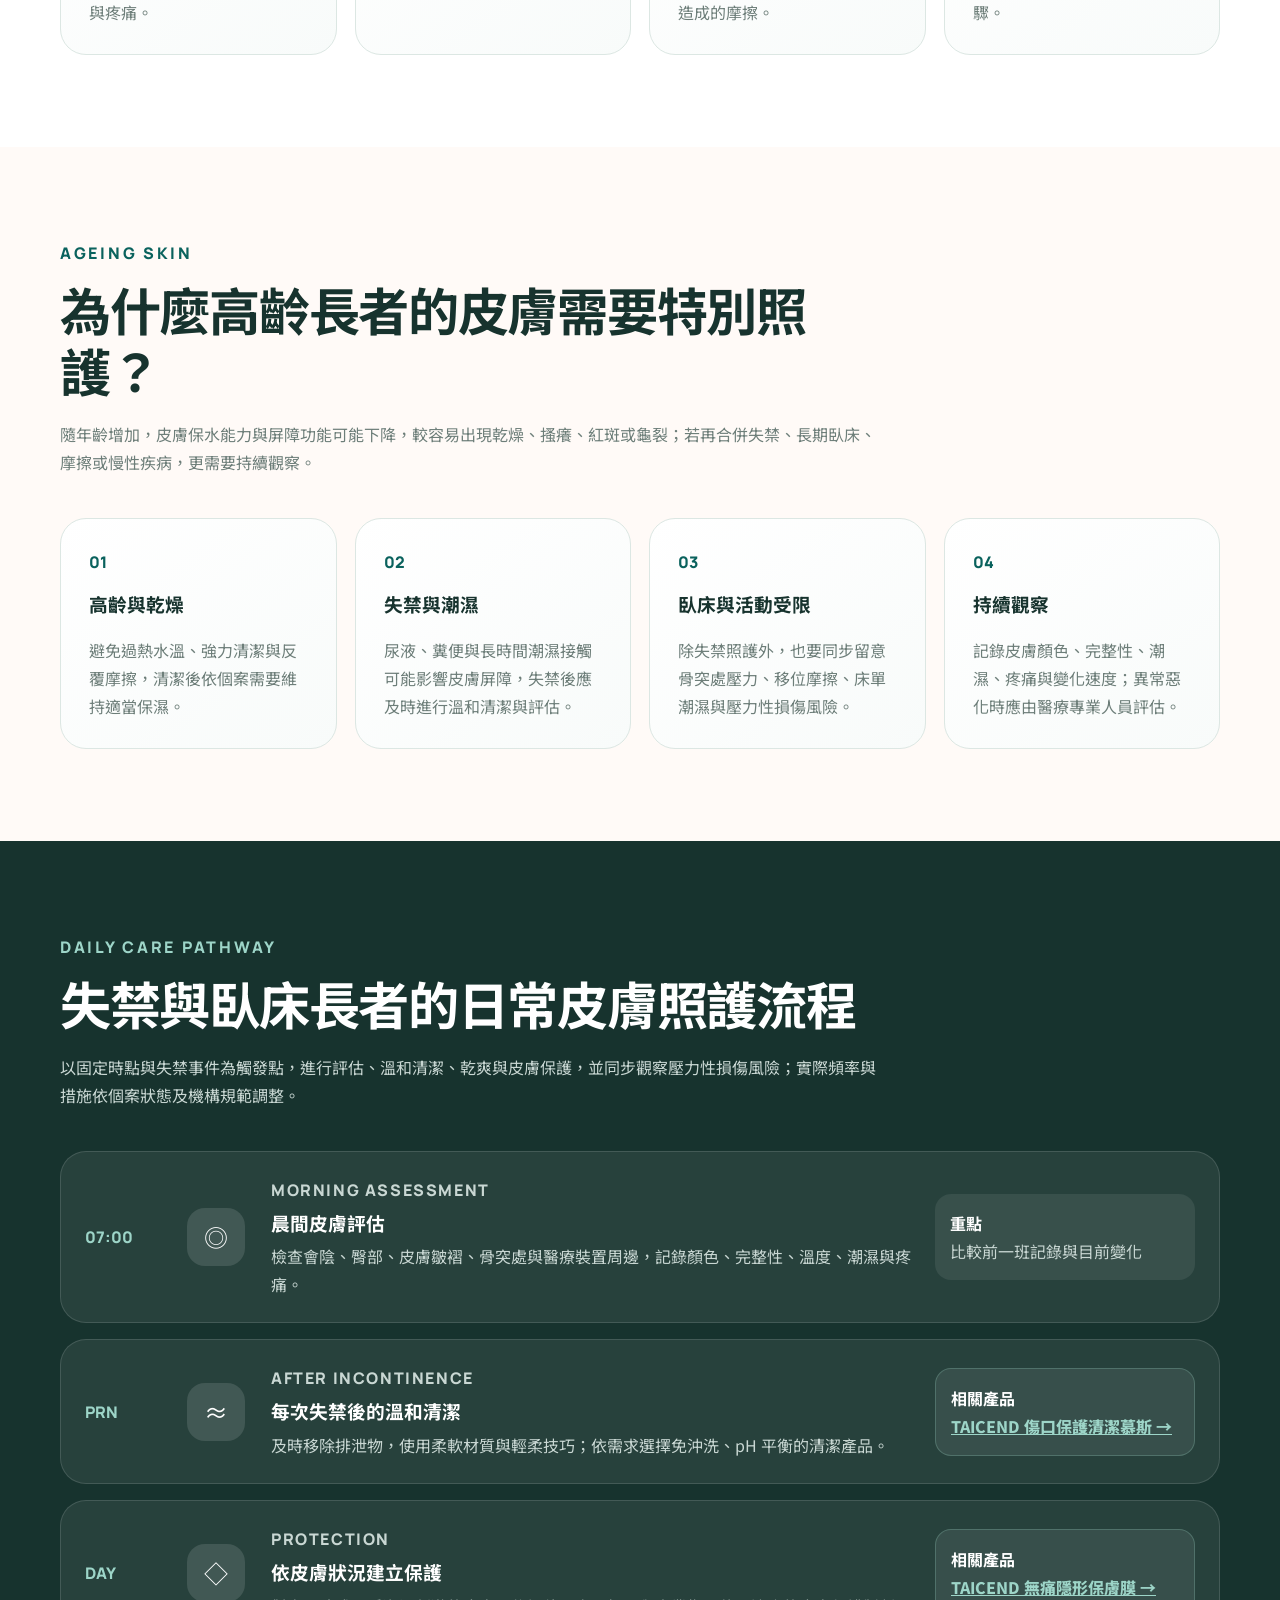
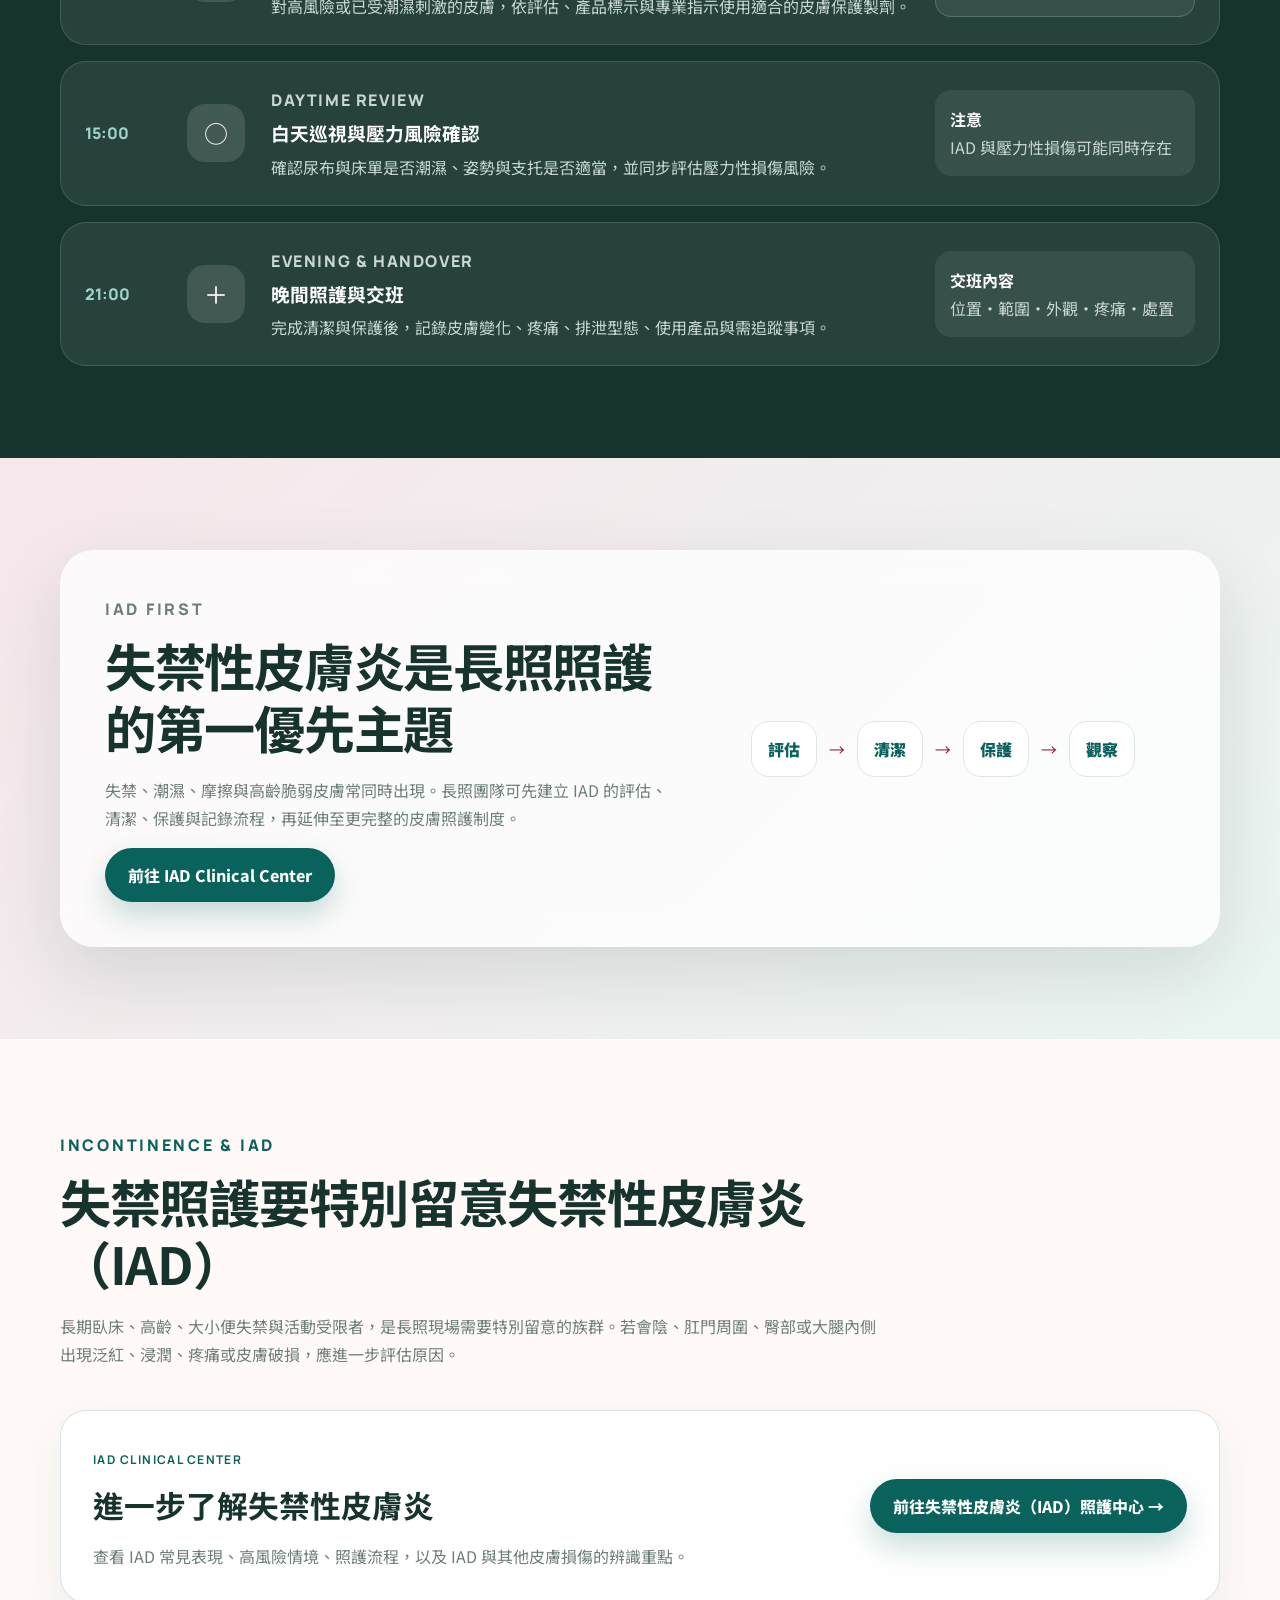
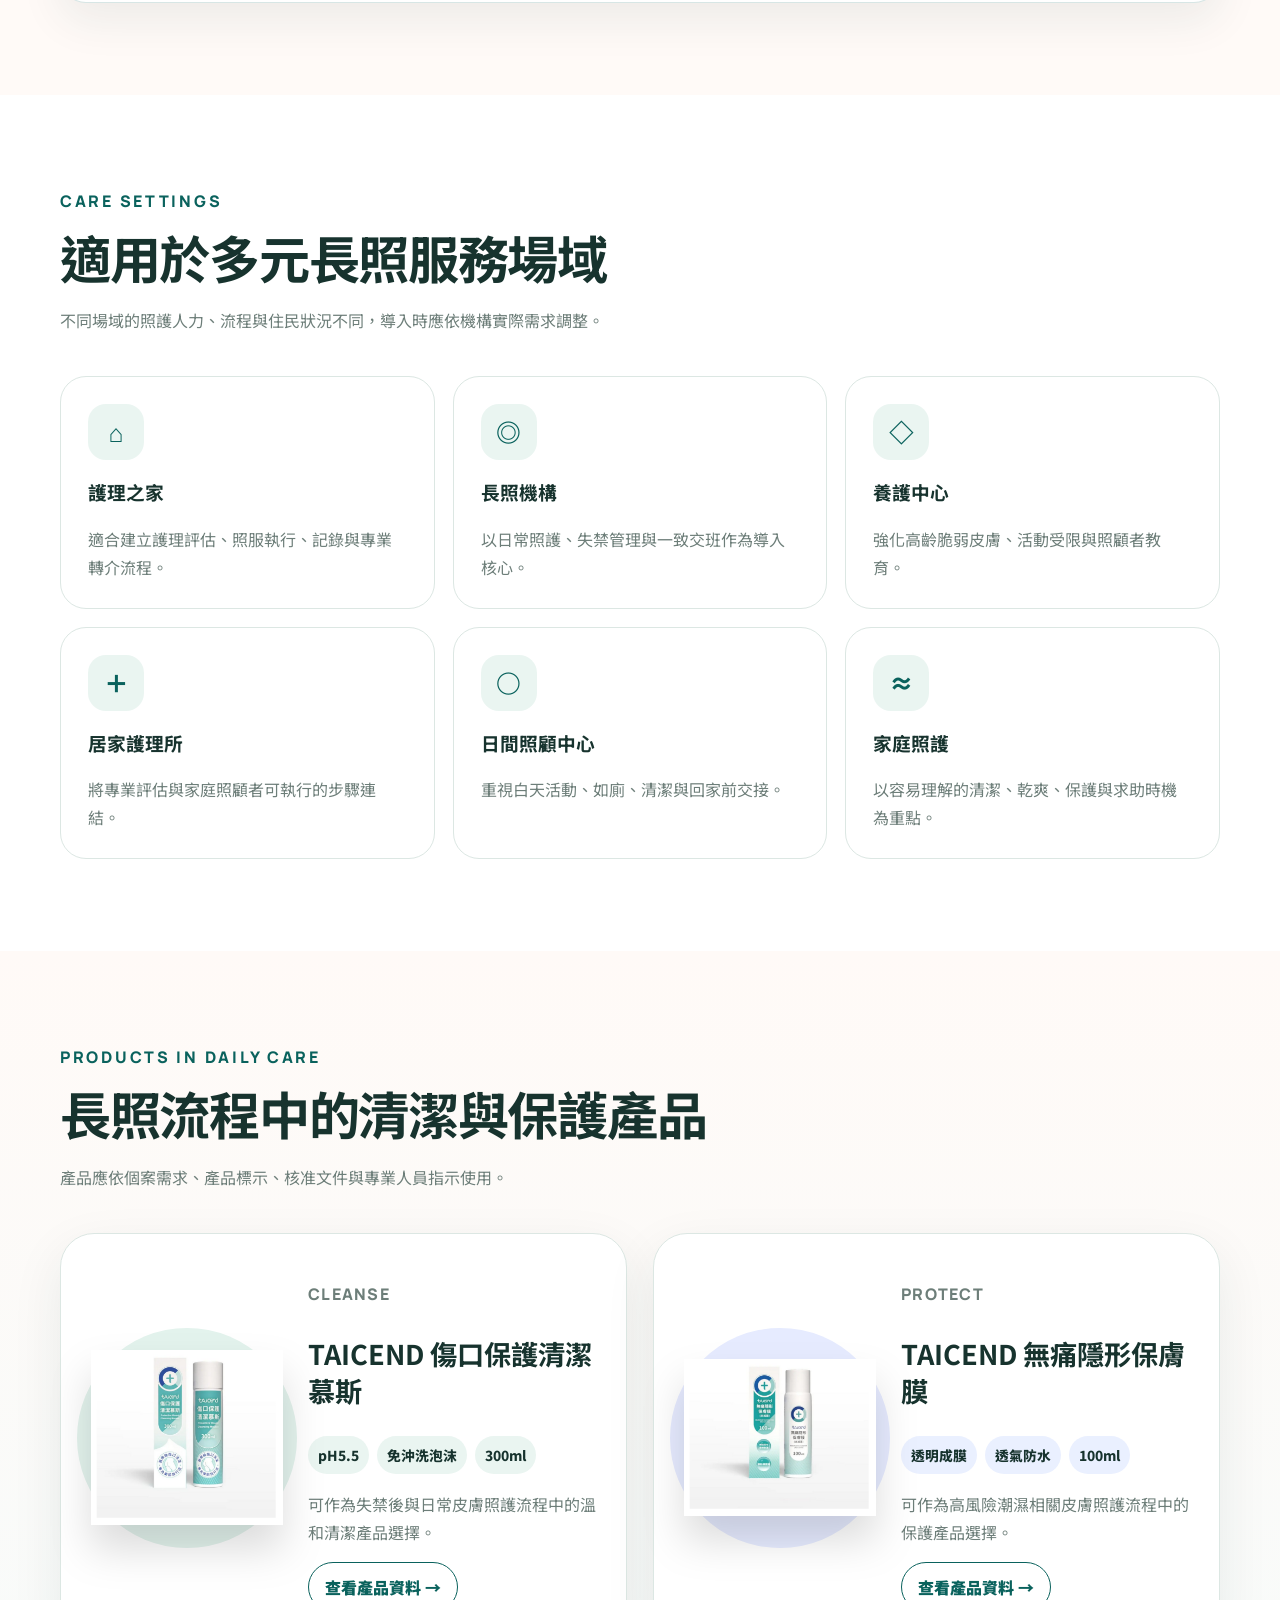
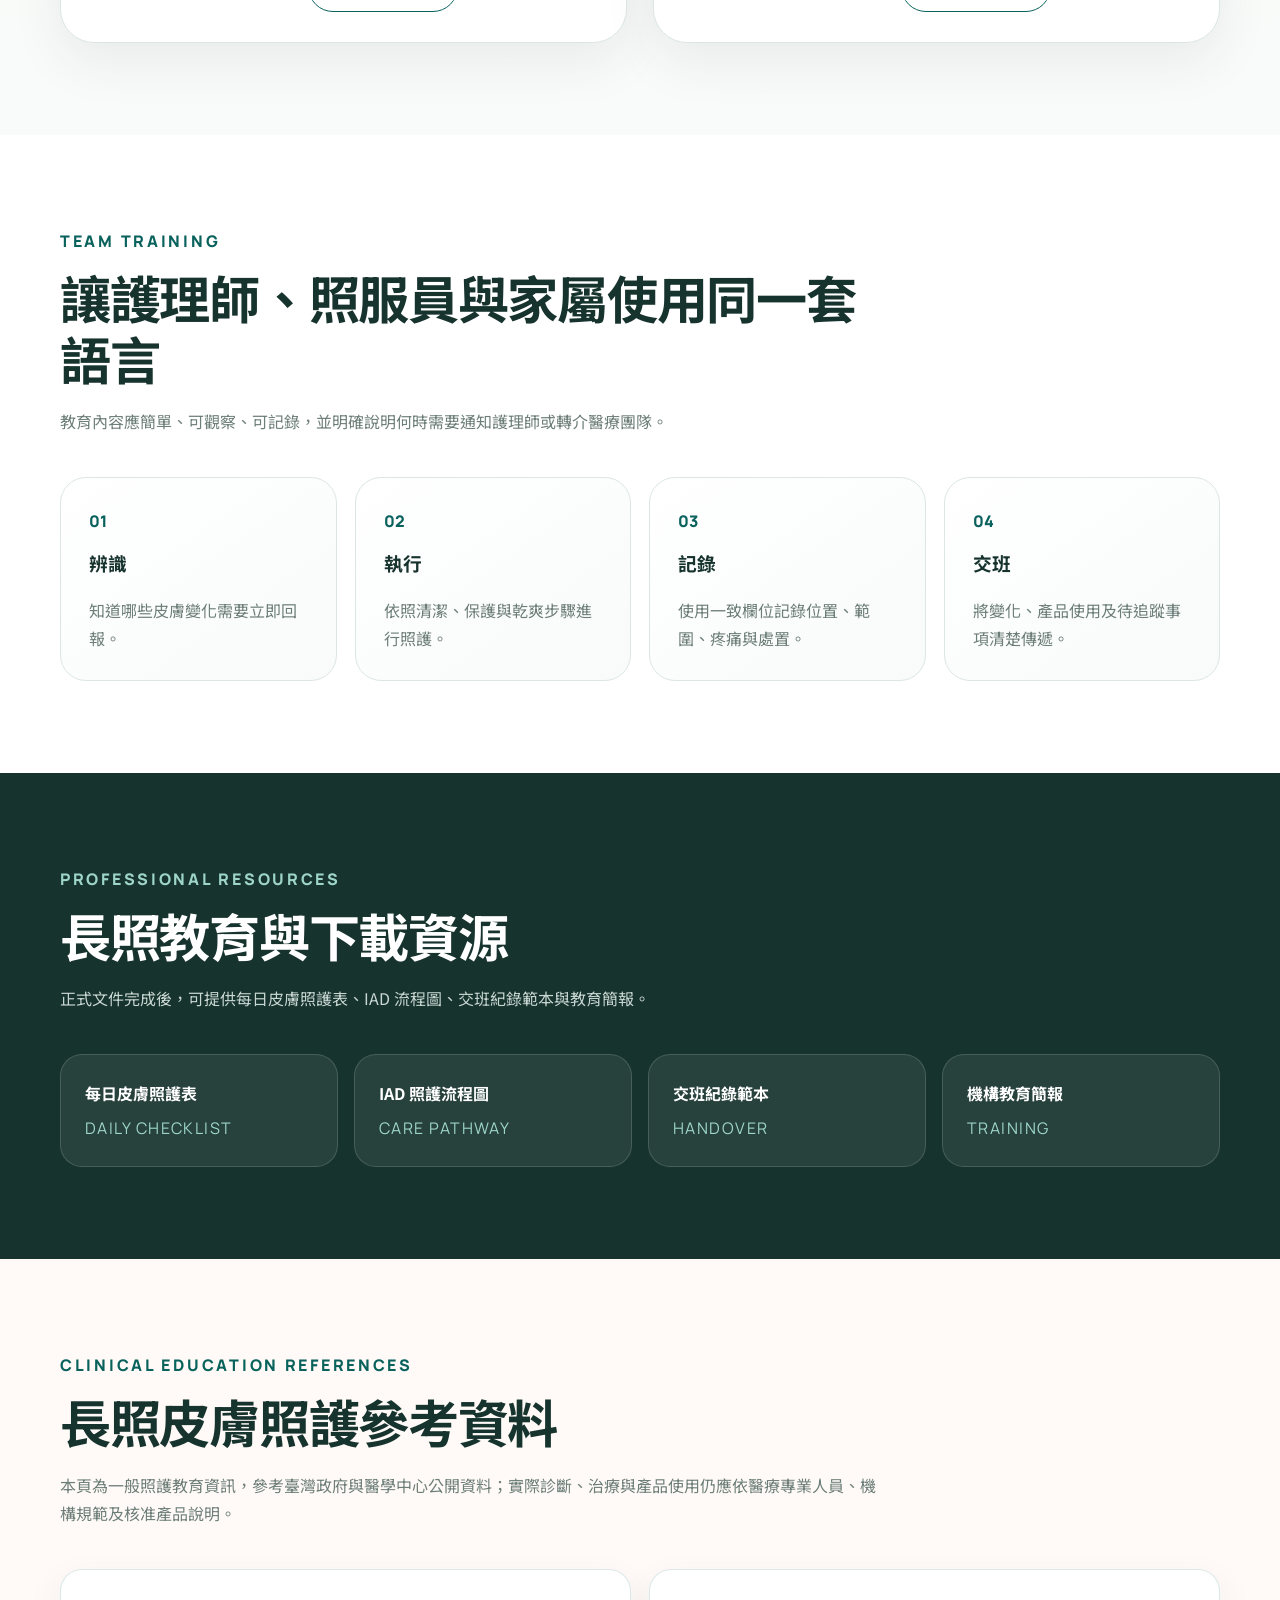
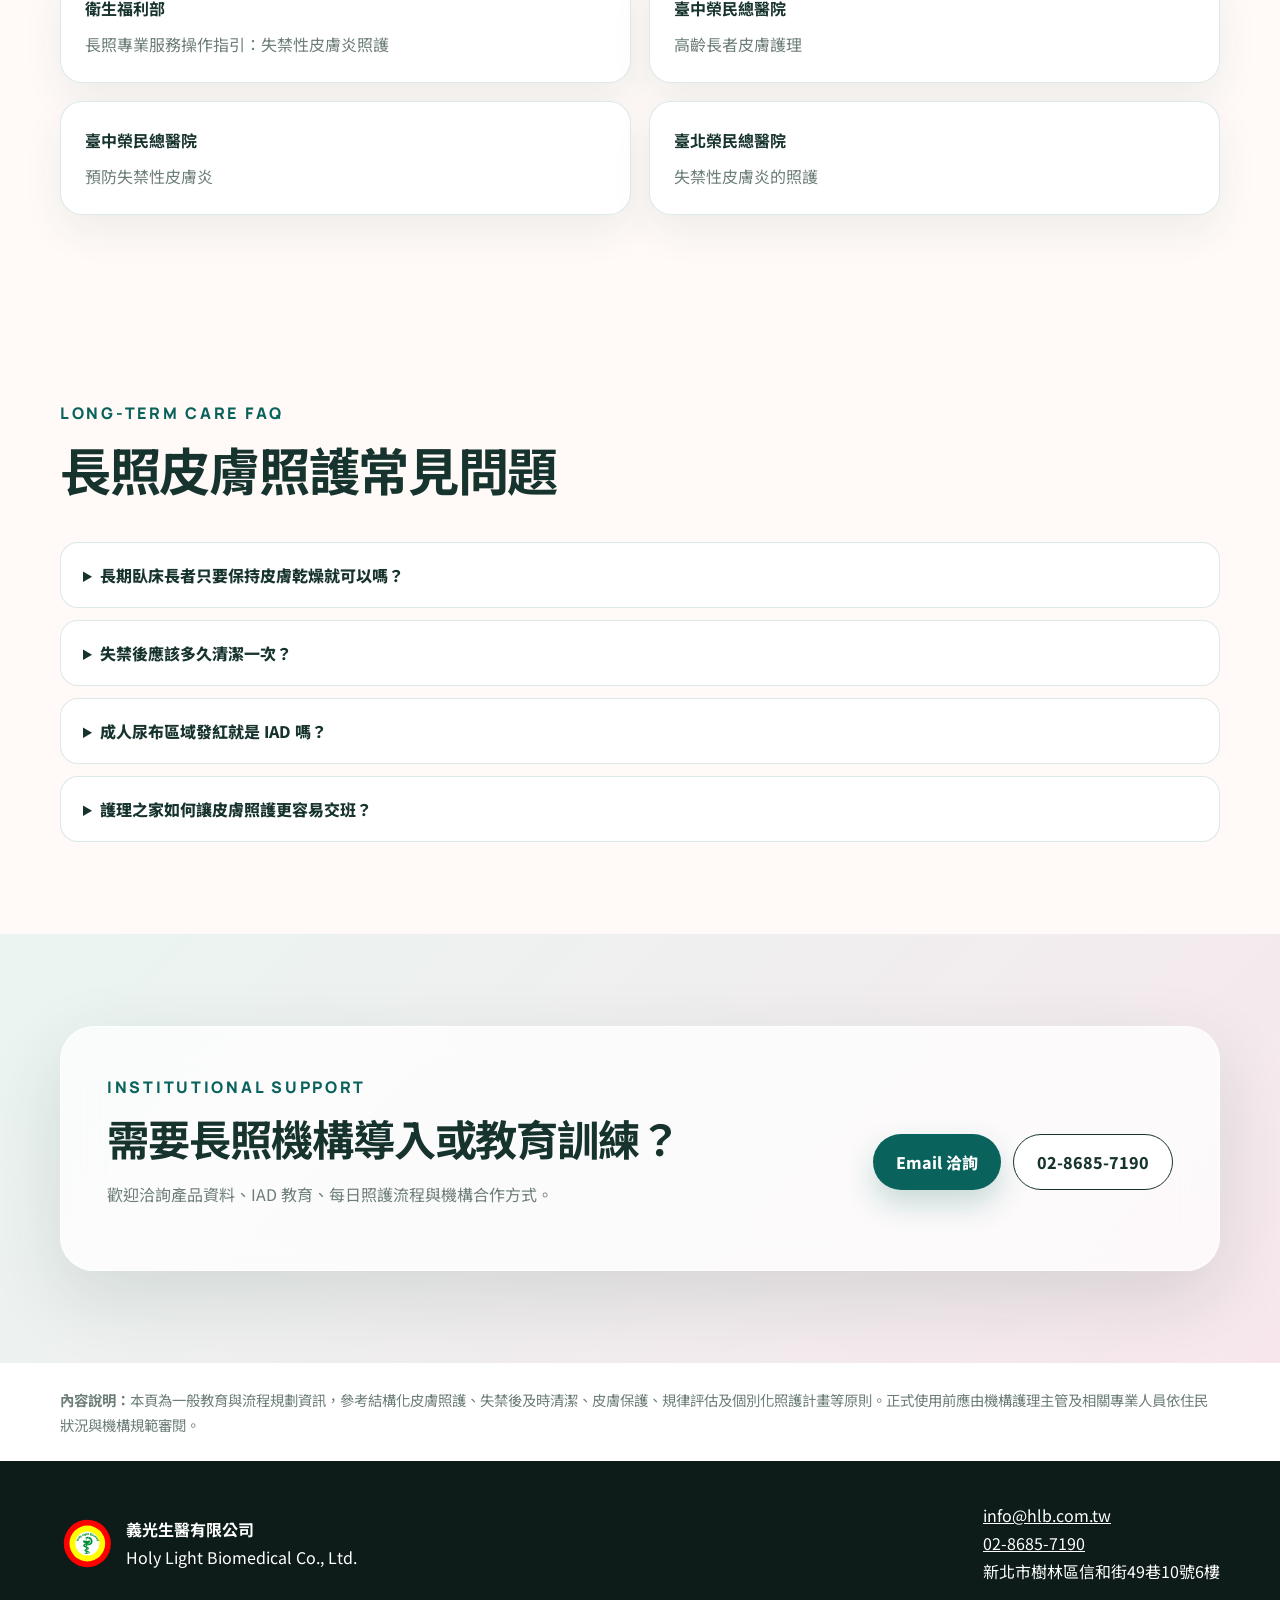
<file: long-term-care-center.html>
<!doctype html>
<html lang="zh-Hant">
<head>
<meta charset="utf-8"/>
<meta content="width=device-width,initial-scale=1" name="viewport"/>
<meta content="#0a625d" name="theme-color"/>
<title>長照皮膚照護｜失禁、臥床與高齡長者皮膚照護｜義光生醫</title>
<meta content="義光生醫長照皮膚照護中心，整理高齡長者、失禁尿布族群與長期臥床者的皮膚照護重點，包括皮膚評估、溫和清潔、乾爽、隔離保護與持續觀察，提供護理之家、長照機構、居家護理及家庭照顧者參考。" name="description"/>
<meta content="index,follow,max-image-preview:large,max-snippet:-1,max-video-preview:-1" name="robots"/>
<meta content="義光生醫有限公司" name="author"/>
<link href="https://hlb.com.tw/long-term-care-center.html" rel="canonical"/>
<meta content="zh_TW" property="og:locale"/>
<meta content="article" property="og:type"/>
<meta content="義光生醫｜Holy Light Biomedical" property="og:site_name"/>
<meta content="長照皮膚照護｜失禁、臥床與高齡長者皮膚照護｜義光生醫" property="og:title"/>
<meta content="高齡、失禁與臥床長者的日常皮膚照護：評估、溫和清潔、乾爽、隔離保護、觀察與交班。" property="og:description"/>
<meta content="https://hlb.com.tw/long-term-care-center.html" property="og:url"/>
<meta content="https://hlb.com.tw/assets/wound-cleansing-mousse.png" property="og:image"/>
<meta content="義光生醫長照皮膚照護中心" property="og:image:alt"/>
<meta content="summary_large_image" name="twitter:card"/>
<meta content="長照皮膚照護｜失禁、臥床與高齡長者皮膚照護｜義光生醫" name="twitter:title"/>
<meta content="高齡、失禁與臥床長者的皮膚評估、清潔、乾爽、保護、觀察與交班重點。" name="twitter:description"/>
<meta content="https://hlb.com.tw/assets/wound-cleansing-mousse.png" name="twitter:image"/>
<script type="application/ld+json">{
  "@context": "https://schema.org",
  "@type": "WebPage",
  "@id": "https://hlb.com.tw/long-term-care-center.html#webpage",
  "url": "https://hlb.com.tw/long-term-care-center.html",
  "name": "長照皮膚照護｜失禁、臥床與高齡長者皮膚照護",
  "description": "高齡長者、失禁尿布族群與長期臥床者的皮膚評估、溫和清潔、乾爽、隔離保護、觀察與交班重點。",
  "inLanguage": "zh-Hant-TW",
  "isPartOf": {
    "@id": "https://hlb.com.tw/#website"
  },
  "publisher": {
    "@id": "https://hlb.com.tw/#organization"
  },
  "audience": [
    {
      "@type": "Audience",
      "audienceType": "護理之家與長照機構"
    },
    {
      "@type": "Audience",
      "audienceType": "養護中心與居家護理團隊"
    }
  ],
  "dateModified": "2026-08-09",
  "citation": [
    "https://www.mohw.gov.tw/dl-78066-984e6be2-8995-4d86-bcd9-a2750c5f4bac.html",
    "https://ihealth.vghtc.gov.tw/media/419",
    "https://ihealth.vghtc.gov.tw/media/420",
    "https://ihealth.vghtpe.gov.tw/media/323"
  ]
}</script>
<script type="application/ld+json">
  {
    "@context": "https://schema.org",
    "@type": "BreadcrumbList",
    "itemListElement": [
      {
        "@type": "ListItem",
        "position": 1,
        "name": "首頁",
        "item": "https://hlb.com.tw/"
      },
      {
        "@type": "ListItem",
        "position": 2,
        "name": "長照皮膚照護中心",
        "item": "https://hlb.com.tw/long-term-care-center.html"
      }
    ]
  }
  </script>
<script type="application/ld+json">{
  "@context": "https://schema.org",
  "@type": "FAQPage",
  "mainEntity": [
    {
      "@type": "Question",
      "name": "長期臥床長者只要保持皮膚乾燥就可以嗎？",
      "acceptedAnswer": {
        "@type": "Answer",
        "text": "不只如此。除了避免長時間潮濕，也要兼顧溫和清潔、皮膚屏障、壓力與摩擦、翻身移位、營養及整體健康狀況。"
      }
    },
    {
      "@type": "Question",
      "name": "失禁後應該多久清潔一次？",
      "acceptedAnswer": {
        "@type": "Answer",
        "text": "失禁後應儘早移除排泄物並依皮膚狀態進行溫和清潔，避免排泄物長時間接觸皮膚及反覆用力擦拭。"
      }
    },
    {
      "@type": "Question",
      "name": "成人尿布區域發紅就是 IAD 嗎？",
      "acceptedAnswer": {
        "@type": "Answer",
        "text": "不一定。發紅可能涉及失禁性皮膚炎、摩擦、接觸性皮膚炎、感染或壓力性損傷等原因；若持續惡化、破損、疼痛或無法判別，應由醫療專業人員評估。"
      }
    },
    {
      "@type": "Question",
      "name": "護理之家如何讓皮膚照護更容易交班？",
      "acceptedAnswer": {
        "@type": "Answer",
        "text": "建議固定記錄位置、範圍、顏色、完整性、潮濕、疼痛、排泄型態、使用措施及前後變化，並建立一致的照護流程與升級評估條件。"
      }
    }
  ]
}</script><link href="https://fonts.googleapis.com" rel="preconnect"/>
<link crossorigin="" href="https://fonts.gstatic.com" rel="preconnect"/>
<link href="https://fonts.googleapis.com/css2?family=Manrope:wght@600;700;800&amp;family=Noto+Sans+TC:wght@400;500;600;700;800;900&amp;display=swap" rel="stylesheet"/>
<link href="long-term-care-center.css?v=7.2-seo" rel="stylesheet"/>
<script defer="" src="long-term-care-center.js?v=7"></script>
</head>
<body>
<a class="skip-link" href="#main">跳至主要內容</a>
<header class="site-header">
<div class="container nav">
<a aria-label="義光生醫首頁" class="brand" href="index.html">
<img alt="義光生醫標誌" src="assets/hlb-mark.svg?v=3.5"/>
<span><strong>義光生醫</strong><small>HOLY LIGHT BIOMEDICAL</small></span>
</a>
<button aria-controls="primary-nav" aria-expanded="false" aria-label="開啟選單" class="menu-toggle" type="button"><span></span><span></span><span></span></button>
<nav aria-label="主要導覽" class="nav-links" id="primary-nav">
<a href="index.html">首頁</a>
<a href="products.html">產品介紹</a>
<a href="iad-clinical-center.html">IAD 專區</a>
<a href="#daily-care">每日照護</a>
<a href="#settings">適用場域</a>
<a class="nav-cta" href="mailto:info@hlb.com.tw?subject=長照皮膚照護與教育支援洽詢">專業洽詢</a>
</nav>
</div>
</header>
<main id="main">
<section class="ltc-hero">
<div class="hero-orb orb-a"></div><div class="hero-orb orb-b"></div>
<div class="container hero-grid">
<div class="hero-copy reveal">
<p class="eyebrow">LONG-TERM CARE CENTER</p>
<h1>長照皮膚照護中心<br/><em>失禁・臥床・高齡照護</em></h1>
<p class="hero-en">Daily Skin Care. Consistent Support.</p>
<p class="lead">協助護理之家、長照機構、養護中心、居家護理與家庭照顧者，從高齡皮膚、失禁與活動受限的實際情境出發，建立可執行、可記錄、可交班的日常皮膚照護流程。</p>
<div class="hero-actions"><a class="btn primary" href="#daily-care">查看每日照護流程</a><a class="btn ghost" href="iad-clinical-center.html">前往 IAD 專區</a></div>
<div class="hero-audience"><span>護理之家</span><span>長照機構</span><span>養護中心</span><span>居家護理</span></div>
</div>
<div class="hero-visual reveal delay-1">
<div class="daily-dashboard">
<div class="dashboard-head"><small>DAILY CARE RHYTHM</small><strong>晨間・白天・晚間・交班</strong></div>
<div class="dashboard-grid">
<article><b>AM</b><span>☀</span><h3>晨間評估</h3><p>觀察皮膚、失禁狀況與昨夜變化。</p></article>
<article><b>DAY</b><span>◎</span><h3>日間照護</h3><p>失禁後及時清潔並維持乾爽。</p></article>
<article><b>PM</b><span>◇</span><h3>晚間保護</h3><p>依皮膚狀況建立保護並再次確認。</p></article>
<article><b>HANDOVER</b><span>＋</span><h3>交班追蹤</h3><p>記錄範圍、疼痛、產品使用與變化。</p></article>
</div>
</div>
</div>
</div>
</section>
<section class="section care-focus" id="care-focus">
<div class="container">
<div class="section-head reveal"><p class="eyebrow">CARE PRIORITIES</p><h2>高齡、失禁與臥床長者的四個皮膚照護核心</h2><p>高齡皮膚的保水與屏障功能可能下降；失禁、潮濕、摩擦與活動受限又會增加皮膚受損風險。因此長照現場需要規律評估、及時清潔、適當保護與一致交班。</p></div>
<div class="focus-grid">
<article class="reveal"><span>01</span><h3>規律評估</h3><p>建立固定時點與事件後的皮膚檢查，辨識發紅、潮濕、破損與疼痛。</p></article>
<article class="reveal delay-1"><span>02</span><h3>失禁後及時照護</h3><p>及時移除排泄物、減少潮濕接觸，並使用溫和方式清潔。</p></article>
<article class="reveal delay-2"><span>03</span><h3>保護與減少摩擦</h3><p>依皮膚狀態與產品標示建立保護，並注意尿布、床單與移位造成的摩擦。</p></article>
<article class="reveal delay-3"><span>04</span><h3>記錄與交班</h3><p>讓護理師、照服員、家屬與其他專業人員使用一致語言與步驟。</p></article>
</div>
</div>
</section>
<section class="section ltc-seo-section" id="ageing-skin">
<div class="container">
<div class="section-head reveal">
<p class="eyebrow">AGEING SKIN</p>
<h2>為什麼高齡長者的皮膚需要特別照護？</h2>
<p>隨年齡增加，皮膚保水能力與屏障功能可能下降，較容易出現乾燥、搔癢、紅斑或龜裂；若再合併失禁、長期臥床、摩擦或慢性疾病，更需要持續觀察。</p>
</div>
<div class="focus-grid">
<article class="reveal"><span>01</span><h3>高齡與乾燥</h3><p>避免過熱水溫、強力清潔與反覆摩擦，清潔後依個案需要維持適當保濕。</p></article>
<article class="reveal delay-1"><span>02</span><h3>失禁與潮濕</h3><p>尿液、糞便與長時間潮濕接觸可能影響皮膚屏障，失禁後應及時進行溫和清潔與評估。</p></article>
<article class="reveal delay-2"><span>03</span><h3>臥床與活動受限</h3><p>除失禁照護外，也要同步留意骨突處壓力、移位摩擦、床單潮濕與壓力性損傷風險。</p></article>
<article class="reveal delay-3"><span>04</span><h3>持續觀察</h3><p>記錄皮膚顏色、完整性、潮濕、疼痛與變化速度；異常惡化時應由醫療專業人員評估。</p></article>
</div>
</div>
</section><section class="section daily-care" id="daily-care">
<div class="container">
<div class="section-head reveal"><p class="eyebrow">DAILY CARE PATHWAY</p><h2>失禁與臥床長者的日常皮膚照護流程</h2><p>以固定時點與失禁事件為觸發點，進行評估、溫和清潔、乾爽與皮膚保護，並同步觀察壓力性損傷風險；實際頻率與措施依個案狀態及機構規範調整。</p></div>
<div class="timeline">
<article class="timeline-step reveal"><div class="time">07:00</div><div class="timeline-icon">◎</div><div class="timeline-copy"><p class="step-en">MORNING ASSESSMENT</p><h3>晨間皮膚評估</h3><p>檢查會陰、臀部、皮膚皺褶、骨突處與醫療裝置周邊，記錄顏色、完整性、溫度、潮濕與疼痛。</p></div><div class="timeline-note"><strong>重點</strong><span>比較前一班記錄與目前變化</span></div></article>
<article class="timeline-step reveal"><div class="time">PRN</div><div class="timeline-icon">≈</div><div class="timeline-copy"><p class="step-en">AFTER INCONTINENCE</p><h3>每次失禁後的溫和清潔</h3><p>及時移除排泄物，使用柔軟材質與輕柔技巧；依需求選擇免沖洗、pH 平衡的清潔產品。</p></div><div class="timeline-note product-note"><strong>相關產品</strong><a href="wound-cleansing-mousse.html">TAICEND 傷口保護清潔慕斯 →</a></div></article>
<article class="timeline-step reveal"><div class="time">DAY</div><div class="timeline-icon">◇</div><div class="timeline-copy"><p class="step-en">PROTECTION</p><h3>依皮膚狀況建立保護</h3><p>對高風險或已受潮濕刺激的皮膚，依評估、產品標示與專業指示使用適合的皮膚保護製劑。</p></div><div class="timeline-note product-note"><strong>相關產品</strong><a href="barrier-film.html">TAICEND 無痛隱形保膚膜 →</a></div></article>
<article class="timeline-step reveal"><div class="time">15:00</div><div class="timeline-icon">○</div><div class="timeline-copy"><p class="step-en">DAYTIME REVIEW</p><h3>白天巡視與壓力風險確認</h3><p>確認尿布與床單是否潮濕、姿勢與支托是否適當，並同步評估壓力性損傷風險。</p></div><div class="timeline-note"><strong>注意</strong><span>IAD 與壓力性損傷可能同時存在</span></div></article>
<article class="timeline-step reveal"><div class="time">21:00</div><div class="timeline-icon">＋</div><div class="timeline-copy"><p class="step-en">EVENING &amp; HANDOVER</p><h3>晚間照護與交班</h3><p>完成清潔與保護後，記錄皮膚變化、疼痛、排泄型態、使用產品與需追蹤事項。</p></div><div class="timeline-note"><strong>交班內容</strong><span>位置・範圍・外觀・疼痛・處置</span></div></article>
</div>
</div>
</section>
<section class="section iad-priority">
<div class="container priority-panel reveal">
<div><p class="eyebrow">IAD FIRST</p><h2>失禁性皮膚炎是長照照護的第一優先主題</h2><p>失禁、潮濕、摩擦與高齡脆弱皮膚常同時出現。長照團隊可先建立 IAD 的評估、清潔、保護與記錄流程，再延伸至更完整的皮膚照護制度。</p><a class="btn primary" href="iad-clinical-center.html">前往 IAD Clinical Center</a></div>
<div class="priority-steps"><span>評估</span><i>→</i><span>清潔</span><i>→</i><span>保護</span><i>→</i><span>觀察</span></div>
</div>
</section>
<section class="section iad-bridge ltc-seo-section" id="iad-link">
<div class="container">
<div class="section-head reveal">
<p class="eyebrow">INCONTINENCE &amp; IAD</p>
<h2>失禁照護要特別留意失禁性皮膚炎（IAD）</h2>
<p>長期臥床、高齡、大小便失禁與活動受限者，是長照現場需要特別留意的族群。若會陰、肛門周圍、臀部或大腿內側出現泛紅、浸潤、疼痛或皮膚破損，應進一步評估原因。</p>
</div>
<div class="ltc-iad-card reveal">
<div>
<strong>IAD CLINICAL CENTER</strong>
<h3>進一步了解失禁性皮膚炎</h3>
<p>查看 IAD 常見表現、高風險情境、照護流程，以及 IAD 與其他皮膚損傷的辨識重點。</p>
</div>
<a class="btn primary" href="iad-clinical-center.html">前往失禁性皮膚炎（IAD）照護中心 →</a>
</div>
</div>
</section><section class="section settings" id="settings">
<div class="container">
<div class="section-head reveal"><p class="eyebrow">CARE SETTINGS</p><h2>適用於多元長照服務場域</h2><p>不同場域的照護人力、流程與住民狀況不同，導入時應依機構實際需求調整。</p></div>
<div class="settings-grid">
<article class="reveal"><span>⌂</span><h3>護理之家</h3><p>適合建立護理評估、照服執行、記錄與專業轉介流程。</p></article>
<article class="reveal delay-1"><span>◎</span><h3>長照機構</h3><p>以日常照護、失禁管理與一致交班作為導入核心。</p></article>
<article class="reveal delay-2"><span>◇</span><h3>養護中心</h3><p>強化高齡脆弱皮膚、活動受限與照顧者教育。</p></article>
<article class="reveal"><span>＋</span><h3>居家護理所</h3><p>將專業評估與家庭照顧者可執行的步驟連結。</p></article>
<article class="reveal delay-1"><span>○</span><h3>日間照顧中心</h3><p>重視白天活動、如廁、清潔與回家前交接。</p></article>
<article class="reveal delay-2"><span>≈</span><h3>家庭照護</h3><p>以容易理解的清潔、乾爽、保護與求助時機為重點。</p></article>
</div>
</div>
</section>
<section class="section products" id="products">
<div class="container">
<div class="section-head reveal"><p class="eyebrow">PRODUCTS IN DAILY CARE</p><h2>長照流程中的清潔與保護產品</h2><p>產品應依個案需求、產品標示、核准文件與專業人員指示使用。</p></div>
<div class="product-grid">
<article class="product-card reveal"><div class="product-stage"><div class="product-glow"></div><img alt="TAICEND 傷口保護清潔慕斯" src="assets/wound-cleansing-mousse.png?v=5"/></div><div><p class="product-step">CLEANSE</p><h3>TAICEND 傷口保護清潔慕斯</h3><div class="chips"><span>pH5.5</span><span>免沖洗泡沫</span><span>300ml</span></div><p>可作為失禁後與日常皮膚照護流程中的溫和清潔產品選擇。</p><a class="product-link" href="wound-cleansing-mousse.html">查看產品資料 →</a></div></article>
<article class="product-card protect-card reveal delay-1"><div class="product-stage"><div class="product-glow"></div><img alt="TAICEND 無痛隱形保膚膜" src="assets/barrier-film.png?v=2"/></div><div><p class="product-step">PROTECT</p><h3>TAICEND 無痛隱形保膚膜</h3><div class="chips"><span>透明成膜</span><span>透氣防水</span><span>100ml</span></div><p>可作為高風險潮濕相關皮膚照護流程中的保護產品選擇。</p><a class="product-link" href="barrier-film.html">查看產品資料 →</a></div></article>
</div>
</div>
</section>
<section class="section training">
<div class="container">
<div class="section-head reveal"><p class="eyebrow">TEAM TRAINING</p><h2>讓護理師、照服員與家屬使用同一套語言</h2><p>教育內容應簡單、可觀察、可記錄，並明確說明何時需要通知護理師或轉介醫療團隊。</p></div>
<div class="training-grid">
<article class="reveal"><b>01</b><h3>辨識</h3><p>知道哪些皮膚變化需要立即回報。</p></article>
<article class="reveal delay-1"><b>02</b><h3>執行</h3><p>依照清潔、保護與乾爽步驟進行照護。</p></article>
<article class="reveal delay-2"><b>03</b><h3>記錄</h3><p>使用一致欄位記錄位置、範圍、疼痛與處置。</p></article>
<article class="reveal delay-3"><b>04</b><h3>交班</h3><p>將變化、產品使用及待追蹤事項清楚傳遞。</p></article>
</div>
</div>
</section>
<section class="section resources">
<div class="container">
<div class="section-head reveal"><p class="eyebrow">PROFESSIONAL RESOURCES</p><h2>長照教育與下載資源</h2><p>正式文件完成後，可提供每日皮膚照護表、IAD 流程圖、交班紀錄範本與教育簡報。</p></div>
<div class="resource-grid">
<button data-coming="每日皮膚照護表尚未上傳" type="button"><strong>每日皮膚照護表</strong><span>DAILY CHECKLIST</span></button>
<button data-coming="IAD 流程圖尚未上傳" type="button"><strong>IAD 照護流程圖</strong><span>CARE PATHWAY</span></button>
<button data-coming="交班紀錄範本尚未上傳" type="button"><strong>交班紀錄範本</strong><span>HANDOVER</span></button>
<button data-coming="教育簡報尚未上傳" type="button"><strong>機構教育簡報</strong><span>TRAINING</span></button>
</div>
</div>
</section>
<section class="section ltc-references ltc-seo-section" id="references">
<div class="container">
<div class="section-head reveal">
<p class="eyebrow">CLINICAL EDUCATION REFERENCES</p>
<h2>長照皮膚照護參考資料</h2>
<p>本頁為一般照護教育資訊，參考臺灣政府與醫學中心公開資料；實際診斷、治療與產品使用仍應依醫療專業人員、機構規範及核准產品說明。</p>
</div>
<div class="ltc-reference-links reveal">
<a href="https://www.mohw.gov.tw/dl-78066-984e6be2-8995-4d86-bcd9-a2750c5f4bac.html" rel="noopener noreferrer" target="_blank"><strong>衛生福利部</strong><span>長照專業服務操作指引：失禁性皮膚炎照護</span></a>
<a href="https://ihealth.vghtc.gov.tw/media/419" rel="noopener noreferrer" target="_blank"><strong>臺中榮民總醫院</strong><span>高齡長者皮膚護理</span></a>
<a href="https://ihealth.vghtc.gov.tw/media/420" rel="noopener noreferrer" target="_blank"><strong>臺中榮民總醫院</strong><span>預防失禁性皮膚炎</span></a>
<a href="https://ihealth.vghtpe.gov.tw/media/323" rel="noopener noreferrer" target="_blank"><strong>臺北榮民總醫院</strong><span>失禁性皮膚炎的照護</span></a>
</div>
</div>
</section><section class="section ltc-faq ltc-seo-section" id="faq">
<div class="container">
<div class="section-head reveal">
<p class="eyebrow">LONG-TERM CARE FAQ</p>
<h2>長照皮膚照護常見問題</h2>
</div>
<div class="ltc-faq-list reveal">
<details><summary>長期臥床長者只要保持皮膚乾燥就可以嗎？</summary><p>不只如此。除了避免長時間潮濕，也要兼顧溫和清潔、皮膚屏障、壓力與摩擦、翻身移位、營養及整體健康狀況。</p></details>
<details><summary>失禁後應該多久清潔一次？</summary><p>失禁後應儘早移除排泄物並依皮膚狀態進行溫和清潔，避免排泄物長時間接觸皮膚及反覆用力擦拭。</p></details>
<details><summary>成人尿布區域發紅就是 IAD 嗎？</summary><p>不一定。發紅可能涉及失禁性皮膚炎、摩擦、接觸性皮膚炎、感染或壓力性損傷等原因；若持續惡化、破損、疼痛或無法判別，應由醫療專業人員評估。</p></details>
<details><summary>護理之家如何讓皮膚照護更容易交班？</summary><p>建議固定記錄位置、範圍、顏色、完整性、潮濕、疼痛、排泄型態、使用措施及前後變化，並建立一致的照護流程與升級評估條件。</p></details>
</div>
</div>
</section><section class="section contact-banner">
<div class="container"><div class="contact-panel reveal"><div><p class="eyebrow">INSTITUTIONAL SUPPORT</p><h2>需要長照機構導入或教育訓練？</h2><p>歡迎洽詢產品資料、IAD 教育、每日照護流程與機構合作方式。</p></div><div class="contact-actions"><a class="btn primary" href="mailto:info@hlb.com.tw?subject=長照皮膚照護與教育支援洽詢">Email 洽詢</a><a class="btn ghost" href="tel:+886286857190">02-8685-7190</a></div></div></div>
</section>
<section class="reference-note"><div class="container"><p><strong>內容說明：</strong>本頁為一般教育與流程規劃資訊，參考結構化皮膚照護、失禁後及時清潔、皮膚保護、規律評估及個別化照護計畫等原則。正式使用前應由機構護理主管及相關專業人員依住民狀況與機構規範審閱。</p></div></section>
</main>
<footer><div class="container footer-grid"><div class="footer-brand"><img alt="" src="assets/hlb-mark.svg?v=3.5"/><div><strong>義光生醫有限公司</strong><span>Holy Light Biomedical Co., Ltd.</span></div></div><div><a href="mailto:info@hlb.com.tw">info@hlb.com.tw</a><br/><a href="tel:+886286857190">02-8685-7190</a><br/><span>新北市樹林區信和街49巷10號6樓</span></div></div></footer>
<div aria-live="polite" class="toast" id="toast" role="status"></div><button aria-label="回到頁首" class="back-to-top" type="button">↑</button>
</body>
</html>
</file>
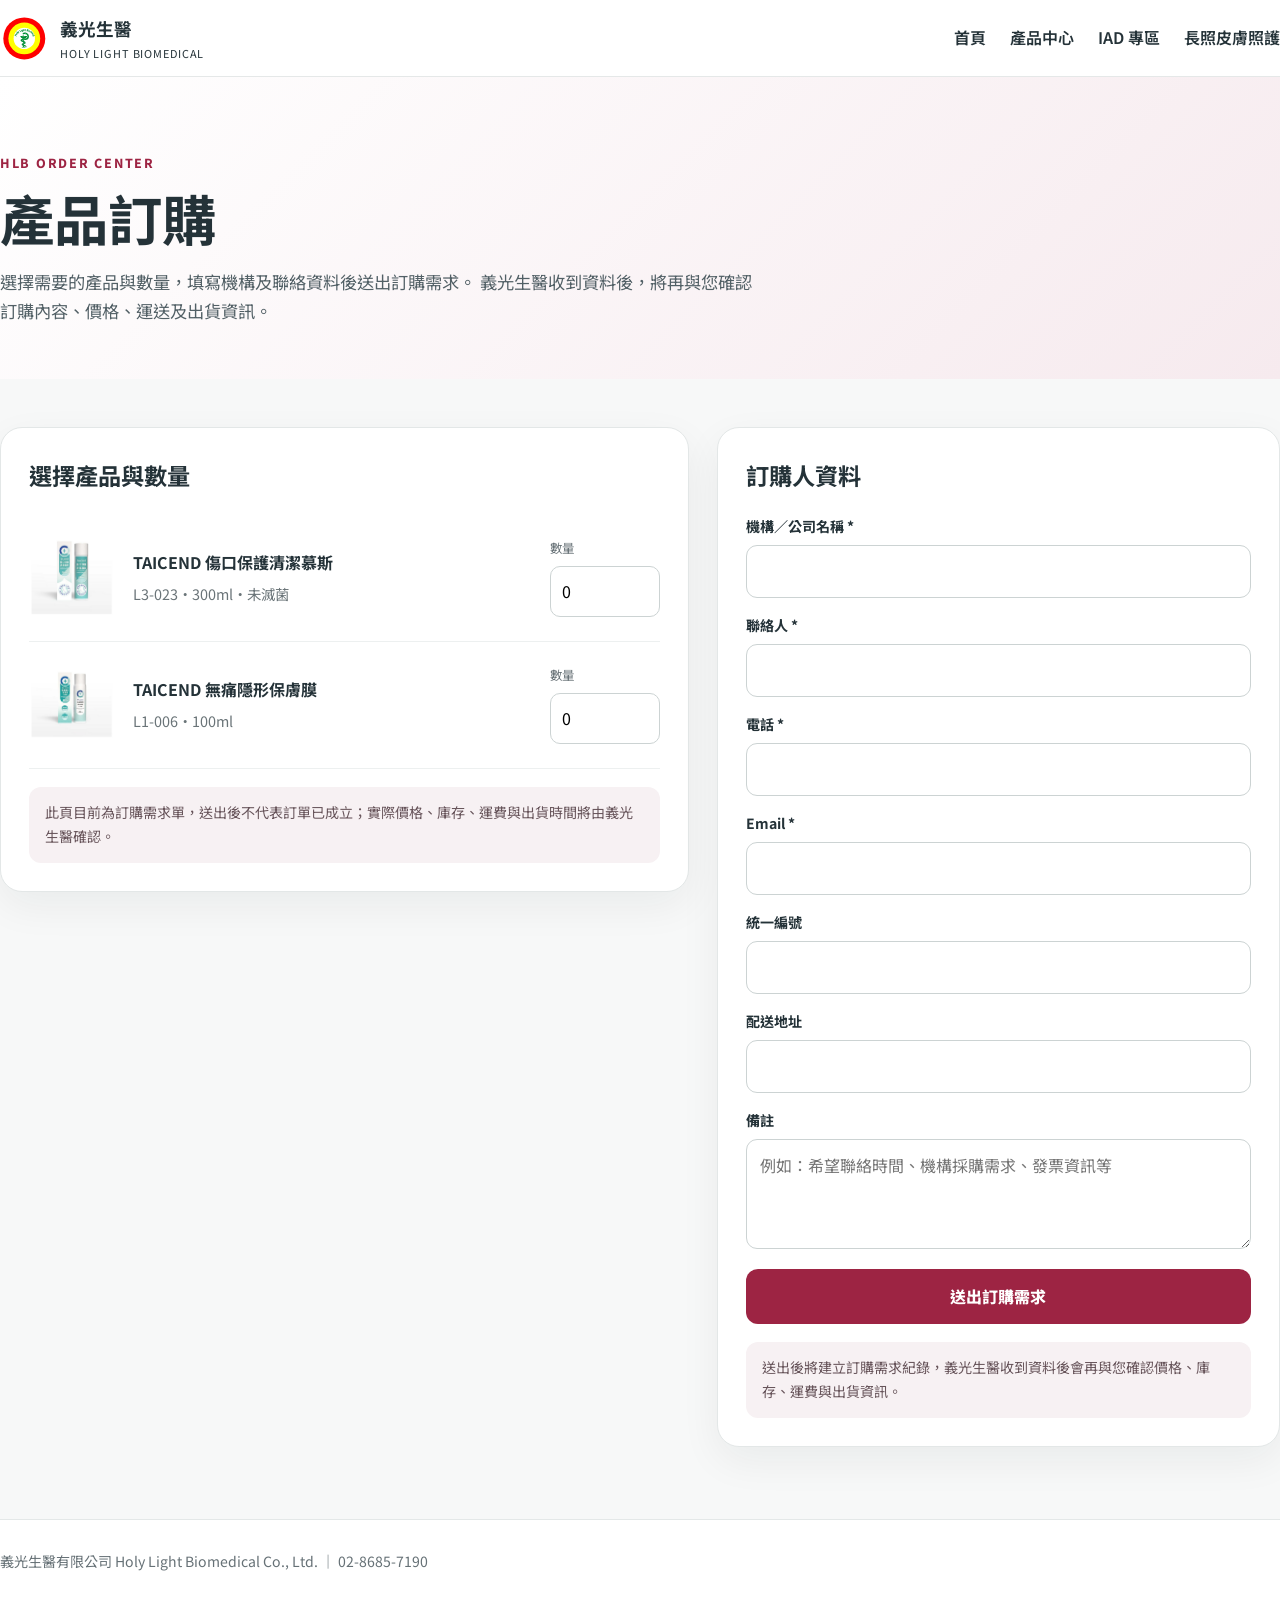
<file: order.html>
<!doctype html>
<html lang="zh-Hant">
<head>
  <meta charset="utf-8">
  <meta name="viewport" content="width=device-width,initial-scale=1">
  <meta name="theme-color" content="#9d2443">

  <title>產品訂購｜義光生醫</title>
  <meta name="description" content="義光生醫產品訂購頁，可選擇 TAICEND 傷口保護清潔慕斯與無痛隱形保膚膜，填寫訂購數量與聯絡資料。">
  <meta name="robots" content="noindex,follow">
  <meta name="author" content="義光生醫有限公司">

  <link rel="icon" href="/favicon.ico" sizes="any">
  <link rel="icon" type="image/svg+xml" href="/favicon.svg">
  <link rel="icon" type="image/png" sizes="48x48" href="/favicon-48x48.png">

  <link rel="preconnect" href="https://fonts.googleapis.com">
  <link rel="preconnect" href="https://fonts.gstatic.com" crossorigin>
  <link href="https://fonts.googleapis.com/css2?family=Manrope:wght@600;700;800&family=Noto+Sans+TC:wght@400;500;600;700;800;900&display=swap" rel="stylesheet">

  <style>
    * { box-sizing: border-box; }

    body {
      margin: 0;
      font-family: "Noto Sans TC", sans-serif;
      color: #243238;
      background: #f7f8f8;
      line-height: 1.7;
    }

    a { color: inherit; text-decoration: none; }

    .container {@
      width: min(1120px, calc(100% - 32px));
      margin: 0 auto;
    }

    .site-header {
      background: #fff;
      border-bottom: 1px solid #e5e8e8;
      position: sticky;
      top: 0;
      z-index: 20;
    }

    .nav-wrap {
      min-height: 76px;
      display: flex;
      align-items: center;
      justify-content: space-between;
      gap: 24px;
    }

    .brand {
      display: flex;
      align-items: center;
      gap: 12px;
    }

    .brand img {
      width: 48px;
      height: 48px;
    }

    .brand span {
      display: flex;
      flex-direction: column;
    }

    .brand strong { font-size: 1.1rem; }
    .brand small { font-size: .68rem; letter-spacing: .08em; }

    .nav-links {
      display: flex;
      gap: 24px;
      align-items: center;
      font-weight: 600;
    }
.menu-toggle {
  display: none;
  width: 44px;
  height: 44px;
  border: 0;
  background: transparent;
  cursor: pointer;
  padding: 8px;
}

.menu-toggle span {
  display: block;
  width: 26px;
  height: 2px;
  margin: 6px auto;
  background: #243238;
  transition: .25s ease;
}
    .hero {
      padding: 64px 0 36px;
      background: linear-gradient(135deg,#fff,#f6eaee);
    }

    .eyebrow {
      color: #9d2443;
      font-size: .78rem;
      font-weight: 800;
      letter-spacing: .14em;
    }

    h1 {
      font-size: clamp(2rem,5vw,3.4rem);
      line-height: 1.15;
      margin: 10px 0 16px;
    }

    .lead {
      max-width: 760px;
      font-size: 1.08rem;
      color: #526066;
    }

    .order-section {
      padding: 48px 0 72px;
    }

    .order-grid {
      display: grid;
      grid-template-columns: 1.1fr .9fr;
      gap: 28px;
      align-items: start;
    }

    .panel {
      background: #fff;
      border: 1px solid #e3e7e7;
      border-radius: 22px;
      padding: 28px;
      box-shadow: 0 14px 40px rgba(20,40,40,.06);
    }

    .panel h2 {
      margin-top: 0;
      font-size: 1.45rem;
    }

    .product-row {
      display: grid;
      grid-template-columns: 86px 1fr 110px;
      gap: 18px;
      align-items: center;
      padding: 20px 0;
      border-bottom: 1px solid #edf0f0;
    }

    .product-row:last-child { border-bottom: 0; }

    .product-row img {
      width: 86px;
      height: 86px;
      object-fit: contain;
    }

    .product-row h3 {
      margin: 0 0 5px;
      font-size: 1rem;
    }

    .product-row p {
      margin: 0;
      color: #6a7478;
      font-size: .9rem;
    }

    .qty {
      display: flex;
      flex-direction: column;
      gap: 6px;
    }

    .qty label {
      font-size: .78rem;
      color: #697378;
    }

    .qty input {
      width: 100%;
      padding: 11px;
      border: 1px solid #ccd3d3;
      border-radius: 10px;
      font: inherit;
    }

    .form-grid {
      display: grid;
      gap: 16px;
    }

    .field {
      display: grid;
      gap: 6px;
    }

    .field label {
      font-size: .88rem;
      font-weight: 700;
    }

    .field input,
    .field textarea {
      width: 100%;
      border: 1px solid #ccd3d3;
      border-radius: 11px;
      padding: 12px 13px;
      font: inherit;
      background: #fff;
    }

    .field textarea {
      min-height: 110px;
      resize: vertical;
    }

    .notice {
      margin-top: 18px;
      padding: 14px 16px;
      background: #f7f1f3;
      border-radius: 12px;
      color: #67545a;
      font-size: .88rem;
    }

    .submit-btn {
      margin-top: 20px;
      width: 100%;
      border: 0;
      border-radius: 12px;
      padding: 14px 18px;
      background: #9d2443;
      color: #fff;
      font: inherit;
      font-weight: 800;
      cursor: pointer;
    }

    .submit-btn:disabled {
      opacity: .55;
      cursor: not-allowed;
    }

    footer {
      padding: 30px 0;
      border-top: 1px solid #e4e8e8;
      background: #fff;
      color: #667176;
      font-size: .88rem;
    }

    @media (max-width: 800px) {
      .menu-toggle {
  display: block;
}

.nav-links {
  display: none;
  position: absolute;
  top: 76px;
  left: 16px;
  right: 16px;
  background: #fff;
  border: 1px solid #e5e8e8;
  border-radius: 14px;
  padding: 14px;
  box-shadow: 0 14px 36px rgba(20,40,40,.12);
  flex-direction: column;
  align-items: stretch;
  gap: 0;
}

.nav-links.open {
  display: flex;
}

.nav-links a {
  padding: 12px 10px;
  border-bottom: 1px solid #edf0f0;
}

.nav-links a:last-child {
  border-bottom: 0;
}
      .order-grid {
        grid-template-columns: 1fr;
      }

      .product-row {
        grid-template-columns: 70px 1fr;
      }

      .product-row img {
        width: 70px;
        height: 70px;
      }

      .qty {
        grid-column: 2;
      }
    }
  </style>
</head>

<body>

<header class="site-header">
  <div class="container nav-wrap">
    <a class="brand" href="/" aria-label="義光生醫首頁">
      <img src="assets/hlb-mark.svg?v=3.5" alt="義光生醫標誌">
      <span>
        <strong>義光生醫</strong>
        <small>HOLY LIGHT BIOMEDICAL</small>
      </span>
      <button
  class="menu-toggle"
  type="button"
  aria-label="開啟選單"
  aria-expanded="false"
  aria-controls="order-nav"
>
  <span></span>
  <span></span>
  <span></span>
</button>
    </a>

    <nav class="nav-links" id="order-nav" aria-label="主要導覽">
      <a href="/">首頁</a>
      <a href="products.html">產品中心</a>
      <a href="iad-clinical-center.html">IAD 專區</a>
      <a href="long-term-care-center.html">長照皮膚照護</a>
    </nav>
  </div>
</header>

<main>

  <section class="hero">
    <div class="container">
      <p class="eyebrow">HLB ORDER CENTER</p>
      <h1>產品訂購</h1>
      <p class="lead">
        選擇需要的產品與數量，填寫機構及聯絡資料後送出訂購需求。
        義光生醫收到資料後，將再與您確認訂購內容、價格、運送及出貨資訊。
      </p>
    </div>
  </section>

  <section class="order-section">
    <div class="container order-grid">

      <section class="panel">
        <h2>選擇產品與數量</h2>

        <div class="product-row">
          <img src="assets/wound-cleansing-mousse.png" alt="TAICEND 傷口保護清潔慕斯">
          <div>
            <h3>TAICEND 傷口保護清潔慕斯</h3>
            <p>L3-023・300ml・未滅菌</p>
          </div>
          <div class="qty">
            <label for="mousseQty">數量</label>
           <input
  id="mousseQty"
  name="mousseQty"
  type="number"
  min="0"
  step="1"
  value="0"
  form="orderForm"
>
          </div>
        </div>

        <div class="product-row">
          <img src="assets/barrier-film.png" alt="TAICEND 無痛隱形保膚膜">
          <div>
            <h3>TAICEND 無痛隱形保膚膜</h3>
            <p>L1-006・100ml</p>
          </div>
          <div class="qty">
            <label for="filmQty">數量</label>
           <input
  id="filmQty"
  name="filmQty"
  type="number"
  min="0"
  step="1"
  value="0"
  form="orderForm"
>
          </div>
        </div>

        <div class="notice">
          此頁目前為訂購需求單，送出後不代表訂單已成立；實際價格、庫存、運費與出貨時間將由義光生醫確認。
        </div>
      </section>

      <section class="panel">
        <h2>訂購人資料</h2>

       <form
  id="orderForm"
  action="https://script.google.com/macros/s/AKfycbxFqKIIGQLjZoD_KFxQ0234WXUaSPlEpf1o17JHTce8p3tOc39OIGT0qNeCe4b3AFZI/exec"
  method="post"
>
          <div class="form-grid">

            <div class="field">
              <label for="organization">機構／公司名稱 *</label>
              <input id="organization" name="organization" required>
            </div>

            <div class="field">
              <label for="contact">聯絡人 *</label>
              <input id="contact" name="contact" required>
            </div>

            <div class="field">
              <label for="phone">電話 *</label>
              <input id="phone" name="phone" type="tel" required>
            </div>

            <div class="field">
              <label for="email">Email *</label>
              <input id="email" name="email" type="email" required>
            </div>

            <div class="field">
              <label for="taxId">統一編號</label>
              <input id="taxId" name="taxId">
            </div>

            <div class="field">
              <label for="address">配送地址</label>
              <input id="address" name="address">
            </div>

            <div class="field">
              <label for="note">備註</label>
              <textarea id="note" name="note" placeholder="例如：希望聯絡時間、機構採購需求、發票資訊等"></textarea>
            </div>

          </div>

        <button class="submit-btn" type="submit">
            送出訂購需求
          </button>

         <div class="notice">
  送出後將建立訂購需求紀錄，義光生醫收到資料後會再與您確認價格、庫存、運費與出貨資訊。
</div>
        </form>
      </section>

    </div>
  </section>

</main>

<footer>
  <div class="container">
    義光生醫有限公司 Holy Light Biomedical Co., Ltd. ｜ 02-8685-7190
  </div>
</footer>
<script>
  const menuToggle = document.querySelector('.menu-toggle');
const orderNav = document.getElementById('order-nav');

menuToggle.addEventListener('click', function () {
  const isOpen = orderNav.classList.toggle('open');
  menuToggle.setAttribute('aria-expanded', String(isOpen));
});
  const params = new URLSearchParams(window.location.search);
const product = params.get('product');

if (product === 'mousse') {
  document.getElementById('mousseQty').value = 1;
}

if (product === 'film') {
  document.getElementById('filmQty').value = 1;
}
 const orderForm = document.getElementById('orderForm');
const submitBtn = orderForm.querySelector('.submit-btn');

orderForm.addEventListener('submit', function (event) {
  const mousseQty = Number(document.getElementById('mousseQty').value || 0);
  const filmQty = Number(document.getElementById('filmQty').value || 0);

  if (mousseQty <= 0 && filmQty <= 0) {
    event.preventDefault();
    alert('請至少選擇一項產品，並輸入訂購數量。');
    return;
  }

  // 防止重複送出
  submitBtn.disabled = true;
  submitBtn.textContent = '訂購需求送出中…';
});
</script>
</body>
</html>
</file>
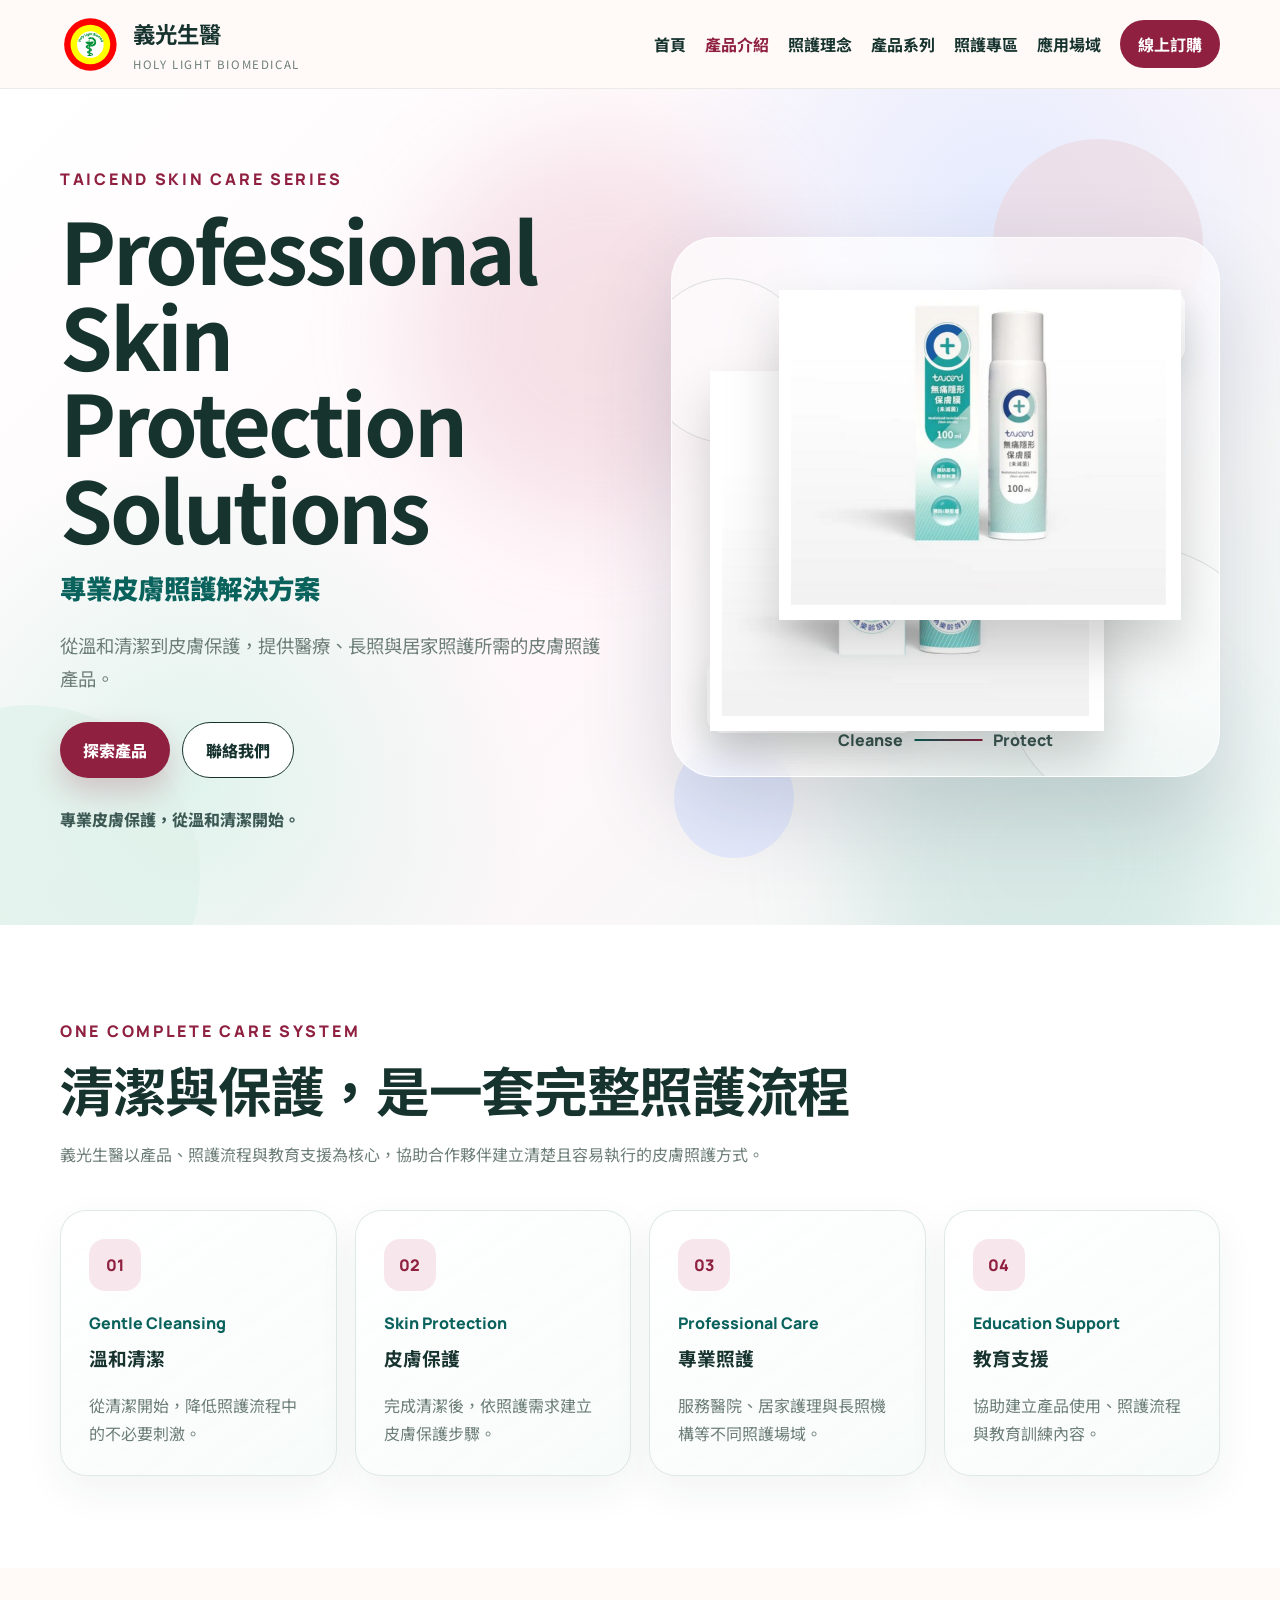
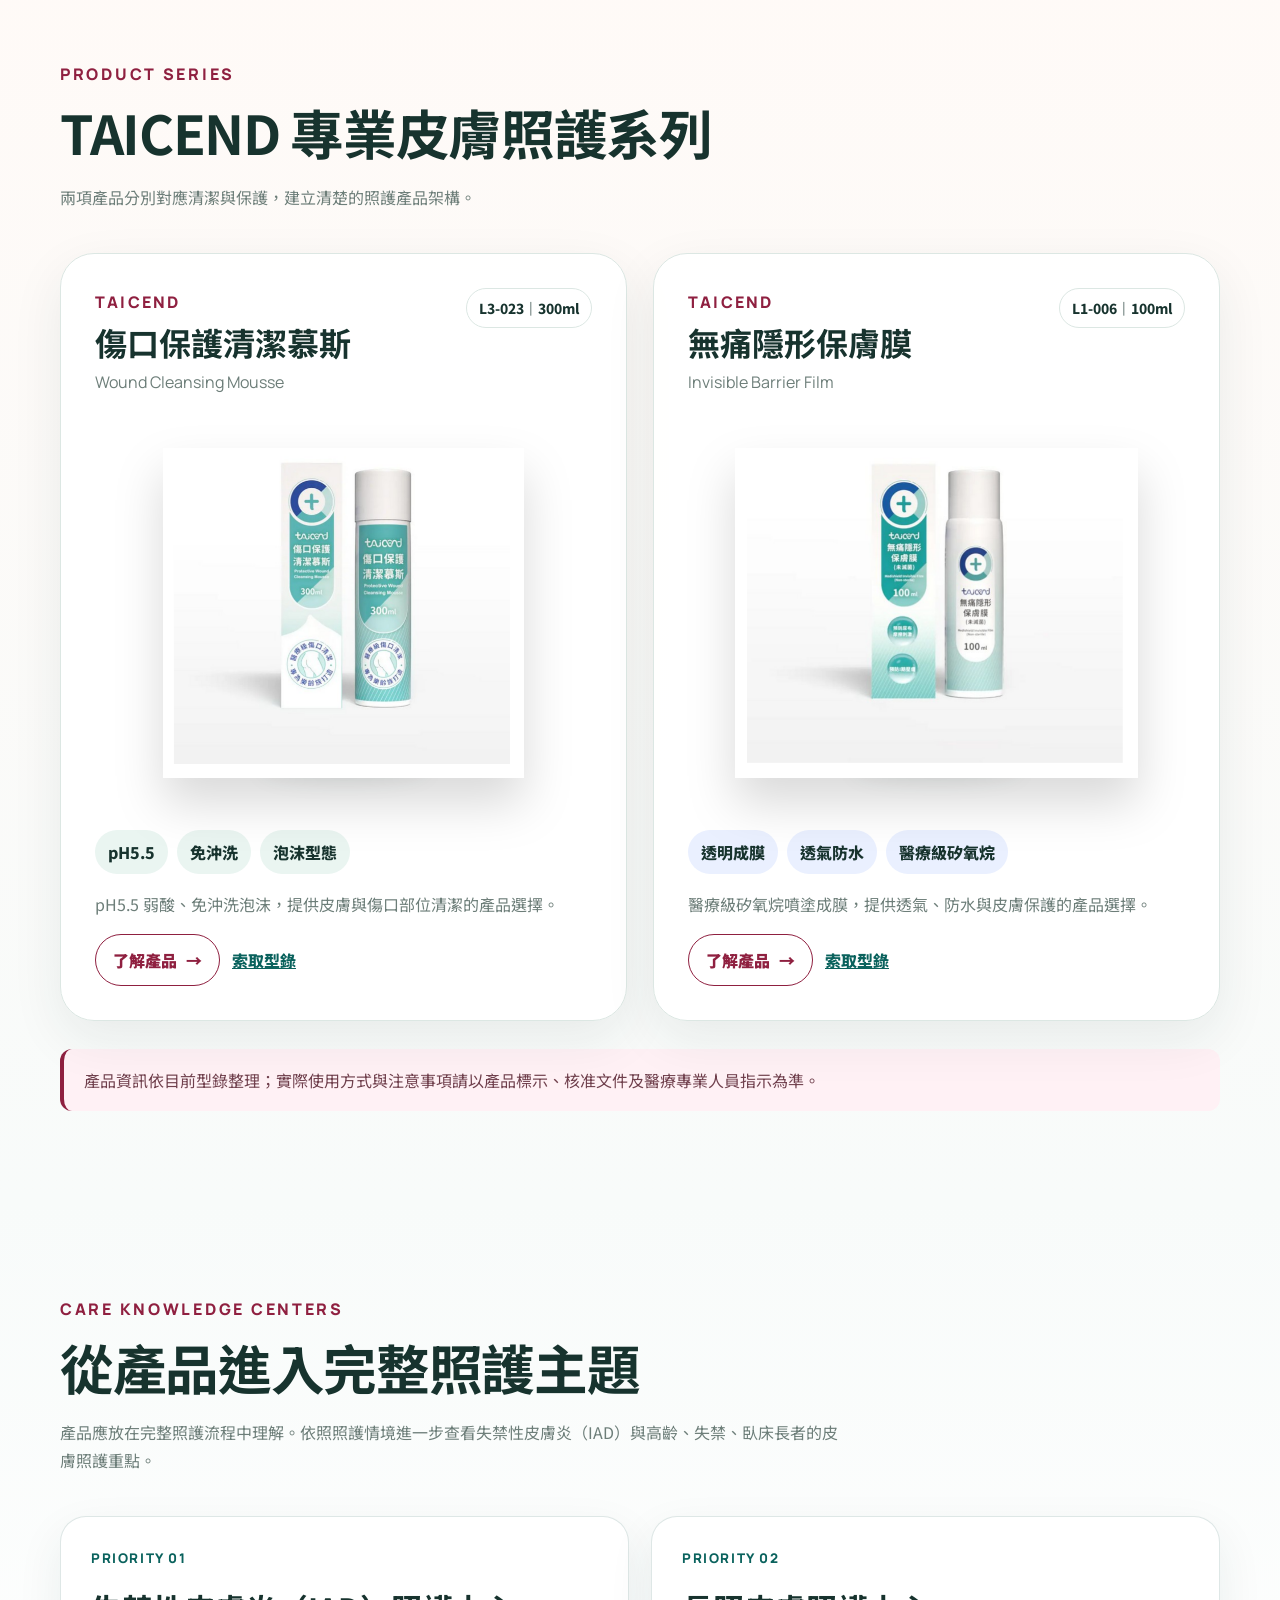
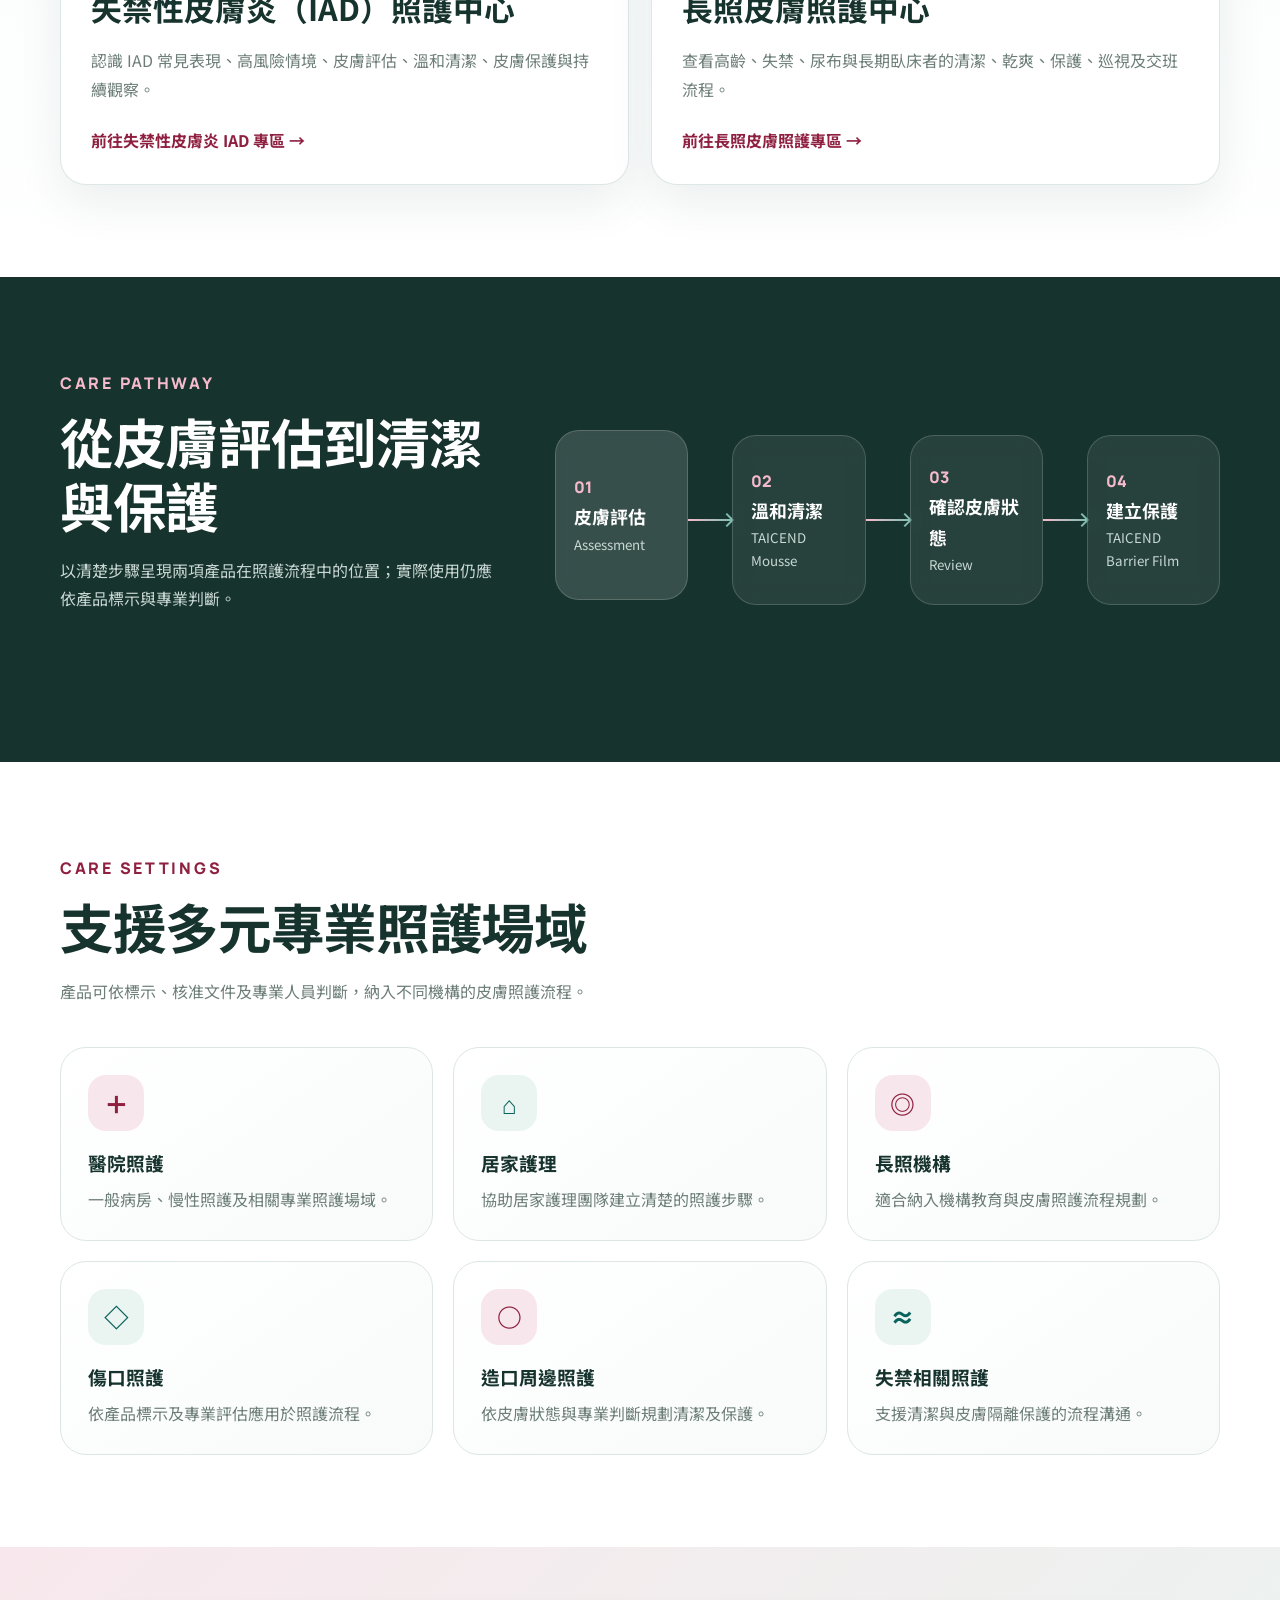
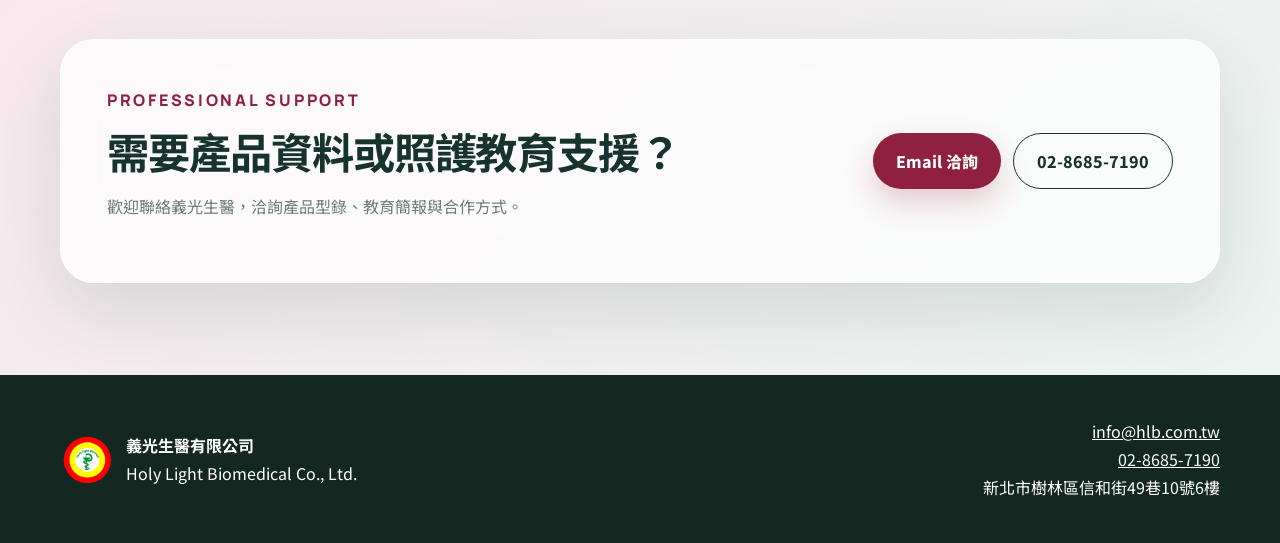
<file: products.html>
<!doctype html>
<html lang="zh-Hant">
<head>
<meta charset="utf-8"/>
<meta content="width=device-width,initial-scale=1" name="viewport"/>
<meta content="#8f2040" name="theme-color"/>
<meta content="義光生醫產品中心｜TAICEND 傷口保護清潔慕斯與無痛隱形保膚膜，從溫和清潔到皮膚保護。" name="description"/>
<link href="https://hlb.com.tw/products.html" rel="canonical"/>
<meta content="website" property="og:type"/>
<meta content="產品中心｜義光生醫" property="og:title"/>
<meta content="從清潔到保護，建立完整皮膚照護流程。" property="og:description"/>
<meta content="https://hlb.com.tw/products.html" property="og:url"/>
<meta content="https://hlb.com.tw/assets/wound-cleansing-mousse.png" property="og:image"/>
<meta content="summary_large_image" name="twitter:card"/>
<title>產品中心｜義光生醫</title>
 <script type="application/ld+json">
{
  "@context": "https://schema.org",
  "@type": "CollectionPage"
}
</script>

<link href="https://fonts.googleapis.com" rel="preconnect"/>
<link href="https://fonts.googleapis.com" rel="preconnect"/>
<link crossorigin="" href="https://fonts.gstatic.com" rel="preconnect"/>
<link href="https://fonts.googleapis.com/css2?family=Manrope:wght@600;700;800&amp;family=Noto+Sans+TC:wght@400;500;600;700;800;900&amp;display=swap" rel="stylesheet"/>
<link href="products-hub.css?v=6.5-seo-cluster" rel="stylesheet"/>
<script defer="" src="products-hub.js?v=6.5"></script>
</head>
<body>
<a class="skip-link" href="#main">跳至主要內容</a>
<header class="site-header">
<div class="container nav">
<a aria-label="義光生醫首頁" class="brand" href="/">
<img alt="義光生醫標誌" src="assets/hlb-mark.svg?v=3.5"/>
<span><strong>義光生醫</strong><small>HOLY LIGHT BIOMEDICAL</small></span>
</a>
<button aria-controls="primary-nav" aria-expanded="false" class="menu-toggle" type="button">
<span></span><span></span><span></span>
</button>
<nav aria-label="主要導覽" class="nav-links" id="primary-nav">
<a href="/">首頁</a>
<a aria-current="page" href="products.html">產品介紹</a>
<a href="#care-system">照護理念</a>
<a href="#product-series">產品系列</a>
<a href="#care-centers">照護專區</a><a href="#applications">應用場域</a>
<a class="nav-cta" href="order.html">線上訂購</a>
</nav>
</div>
</header>
<main id="main">
<section class="hub-hero">
<div class="mesh mesh-one"></div><div class="mesh mesh-two"></div>
<div class="hero-orb orb-a"></div><div class="hero-orb orb-b"></div><div class="hero-orb orb-c"></div>
<div class="container hero-grid">
<div class="hero-copy reveal">
<p class="eyebrow">TAICEND SKIN CARE SERIES</p>
<h1>Professional Skin<br/>Protection Solutions</h1>
<p class="zh-title">專業皮膚照護解決方案</p>
<p class="lead">從溫和清潔到皮膚保護，提供醫療、長照與居家照護所需的皮膚照護產品。</p>
<div class="hero-actions">
<a class="btn primary ripple" href="#product-series">探索產品</a>
<a class="btn ghost ripple" href="mailto:info@hlb.com.tw?subject=義光生醫產品洽詢">聯絡我們</a>
</div>
<p class="brand-line">專業皮膚保護，從溫和清潔開始。</p>
</div>
<div aria-label="TAICEND 主力產品" class="hero-products reveal delay-1">
<div class="glass-stage parallax-stage">
<div class="stage-shine"></div>
<div class="float-ring ring-a"></div><div class="float-ring ring-b"></div>
<div class="float-bubble bubble-a"></div><div class="float-bubble bubble-b"></div>
<a class="hero-product mousse-product parallax-item" data-depth="18" href="wound-cleansing-mousse.html">
<span class="product-caption"><small>CLEANSING</small><strong>傷口保護清潔慕斯</strong></span>
<img alt="TAICEND 傷口保護清潔慕斯" src="assets/wound-cleansing-mousse.png?v=5"/>
</a>
<a class="hero-product film-product parallax-item" data-depth="28" href="barrier-film.html">
<span class="product-caption"><small>PROTECTION</small><strong>無痛隱形保膚膜</strong></span>
<img alt="TAICEND 無痛隱形保膚膜" src="assets/barrier-film.png?v=2"/>
</a>
<div class="stage-label"><span>Cleanse</span><i></i><span>Protect</span></div>
</div>
</div>
</div>
</section>
<section class="section care-system" id="care-system">
<div class="container">
<div class="section-head reveal">
<p class="eyebrow">ONE COMPLETE CARE SYSTEM</p>
<h2>清潔與保護，是一套完整照護流程</h2>
<p>義光生醫以產品、照護流程與教育支援為核心，協助合作夥伴建立清楚且容易執行的皮膚照護方式。</p>
</div>
<div class="value-grid">
<article class="value-card reveal"><div class="value-number">01</div><p class="value-en">Gentle Cleansing</p><h3>溫和清潔</h3><p>從清潔開始，降低照護流程中的不必要刺激。</p></article>
<article class="value-card reveal delay-1"><div class="value-number">02</div><p class="value-en">Skin Protection</p><h3>皮膚保護</h3><p>完成清潔後，依照護需求建立皮膚保護步驟。</p></article>
<article class="value-card reveal delay-2"><div class="value-number">03</div><p class="value-en">Professional Care</p><h3>專業照護</h3><p>服務醫院、居家護理與長照機構等不同照護場域。</p></article>
<article class="value-card reveal delay-3"><div class="value-number">04</div><p class="value-en">Education Support</p><h3>教育支援</h3><p>協助建立產品使用、照護流程與教育訓練內容。</p></article>
</div>
</div>
</section>
<section class="section product-series" id="product-series">
<div class="container">
<div class="section-head reveal">
<p class="eyebrow">PRODUCT SERIES</p>
<h2>TAICEND 專業皮膚照護系列</h2>
<p>兩項產品分別對應清潔與保護，建立清楚的照護產品架構。</p>
</div>
<div class="product-grid">
<article class="product-card mousse-card reveal spotlight-card">
<div class="card-light"></div>
<div class="product-card-top"><div><p class="product-brand">TAICEND</p><h3>傷口保護清潔慕斯</h3><p class="product-subtitle">Wound Cleansing Mousse</p></div><span class="product-code">L3-023｜300ml</span></div>
<a class="product-image-wrap" href="wound-cleansing-mousse.html"><div class="image-glow"></div><div class="image-pedestal"></div><img alt="傷口保護清潔慕斯產品照片" src="assets/wound-cleansing-mousse.png?v=5"/></a>
<div class="product-tags"><span>pH5.5</span><span>免沖洗</span><span>泡沫型態</span></div>
<p class="product-description">pH5.5 弱酸、免沖洗泡沫，提供皮膚與傷口部位清潔的產品選擇。</p>
<div class="product-actions"><a class="product-link ripple" href="wound-cleansing-mousse.html">了解產品 <span>→</span></a><a class="text-link" href="mailto:info@hlb.com.tw?subject=傷口保護清潔慕斯型錄洽詢">索取型錄</a></div>
</article>
<article class="product-card film-card reveal delay-1 spotlight-card">
<div class="card-light"></div>
<div class="product-card-top"><div><p class="product-brand">TAICEND</p><h3>無痛隱形保膚膜</h3><p class="product-subtitle">Invisible Barrier Film</p></div><span class="product-code">L1-006｜100ml</span></div>
<a class="product-image-wrap" href="barrier-film.html"><div class="image-glow"></div><div class="image-pedestal"></div><img alt="無痛隱形保膚膜產品照片" src="assets/barrier-film.png?v=2"/></a>
<div class="product-tags"><span>透明成膜</span><span>透氣防水</span><span>醫療級矽氧烷</span></div>
<p class="product-description">醫療級矽氧烷噴塗成膜，提供透氣、防水與皮膚保護的產品選擇。</p>
<div class="product-actions"><a class="product-link ripple" href="barrier-film.html">了解產品 <span>→</span></a><a class="text-link" href="mailto:info@hlb.com.tw?subject=無痛隱形保膚膜型錄洽詢">索取型錄</a></div>
</article>
</div>
<div class="regulatory-note reveal">產品資訊依目前型錄整理；實際使用方式與注意事項請以產品標示、核准文件及醫療專業人員指示為準。</div>
</div>
</section><section class="section topic-cluster" id="care-centers">
<div class="container">
<div class="section-head reveal">
<p class="eyebrow">CARE KNOWLEDGE CENTERS</p>
<h2>從產品進入完整照護主題</h2>
<p>產品應放在完整照護流程中理解。依照照護情境進一步查看失禁性皮膚炎（IAD）與高齡、失禁、臥床長者的皮膚照護重點。</p>
</div>
<div class="topic-cluster-grid">
<a class="topic-cluster-card iad-topic reveal" href="iad-clinical-center.html">
<small>PRIORITY 01</small>
<h3>失禁性皮膚炎（IAD）照護中心</h3>
<p>認識 IAD 常見表現、高風險情境、皮膚評估、溫和清潔、皮膚保護與持續觀察。</p>
<strong>前往失禁性皮膚炎 IAD 專區 →</strong>
</a>
<a class="topic-cluster-card ltc-topic reveal delay-1" href="long-term-care-center.html">
<small>PRIORITY 02</small>
<h3>長照皮膚照護中心</h3>
<p>查看高齡、失禁、尿布與長期臥床者的清潔、乾爽、保護、巡視及交班流程。</p>
<strong>前往長照皮膚照護專區 →</strong>
</a>
</div>
</div>
</section>
<section class="section workflow" id="workflow">
<div class="container workflow-grid">
<div class="section-head reveal">
<p class="eyebrow">CARE PATHWAY</p>
<h2>從皮膚評估到清潔與保護</h2>
<p>以清楚步驟呈現兩項產品在照護流程中的位置；實際使用仍應依產品標示與專業判斷。</p>
</div>
<div class="pathway reveal delay-1">
<div class="path-step active"><span>01</span><strong>皮膚評估</strong><small>Assessment</small></div>
<div class="path-line"></div>
<div class="path-step"><span>02</span><strong>溫和清潔</strong><small>TAICEND Mousse</small></div>
<div class="path-line"></div>
<div class="path-step"><span>03</span><strong>確認皮膚狀態</strong><small>Review</small></div>
<div class="path-line"></div>
<div class="path-step"><span>04</span><strong>建立保護</strong><small>TAICEND Barrier Film</small></div>
</div>
</div>
</section>
<section class="section applications" id="applications">
<div class="container">
<div class="section-head reveal">
<p class="eyebrow">CARE SETTINGS</p>
<h2>支援多元專業照護場域</h2>
<p>產品可依標示、核准文件及專業人員判斷，納入不同機構的皮膚照護流程。</p>
</div>
<div class="application-grid">
<article class="application-card reveal"><span class="app-icon">＋</span><h3>醫院照護</h3><p>一般病房、慢性照護及相關專業照護場域。</p></article>
<article class="application-card reveal delay-1"><span class="app-icon">⌂</span><h3>居家護理</h3><p>協助居家護理團隊建立清楚的照護步驟。</p></article>
<article class="application-card reveal delay-2"><span class="app-icon">◎</span><h3>長照機構</h3><p>適合納入機構教育與皮膚照護流程規劃。</p></article>
<article class="application-card reveal"><span class="app-icon">◇</span><h3>傷口照護</h3><p>依產品標示及專業評估應用於照護流程。</p></article>
<article class="application-card reveal delay-1"><span class="app-icon">○</span><h3>造口周邊照護</h3><p>依皮膚狀態與專業判斷規劃清潔及保護。</p></article>
<article class="application-card reveal delay-2"><span class="app-icon">≈</span><h3>失禁相關照護</h3><p>支援清潔與皮膚隔離保護的流程溝通。</p></article>
</div>
</div>
</section>
<section class="section contact-banner">
<div class="container">
<div class="contact-panel reveal">
<div><p class="eyebrow">PROFESSIONAL SUPPORT</p><h2>需要產品資料或照護教育支援？</h2><p>歡迎聯絡義光生醫，洽詢產品型錄、教育簡報與合作方式。</p></div>
<div class="contact-actions"><a class="btn primary ripple" href="mailto:info@hlb.com.tw?subject=義光生醫產品與教育支援洽詢">Email 洽詢</a><a class="btn ghost light ripple" href="tel:+886286857190">02-8685-7190</a></div>
</div>
</div>
</section>
</main>
<footer>
<div class="container footer-grid">
<div class="footer-brand"><img alt="" src="assets/hlb-mark.svg?v=3.5"/><div><strong>義光生醫有限公司</strong><span>Holy Light Biomedical Co., Ltd.</span></div></div>
<div class="footer-contact"><a href="mailto:info@hlb.com.tw">info@hlb.com.tw</a><br/><a href="tel:+886286857190">02-8685-7190</a><br/><span>新北市樹林區信和街49巷10號6樓</span></div>
</div>
</footer>
<button aria-label="回到頁首" class="back-to-top" type="button">↑</button>
</body>
</html>
</file>
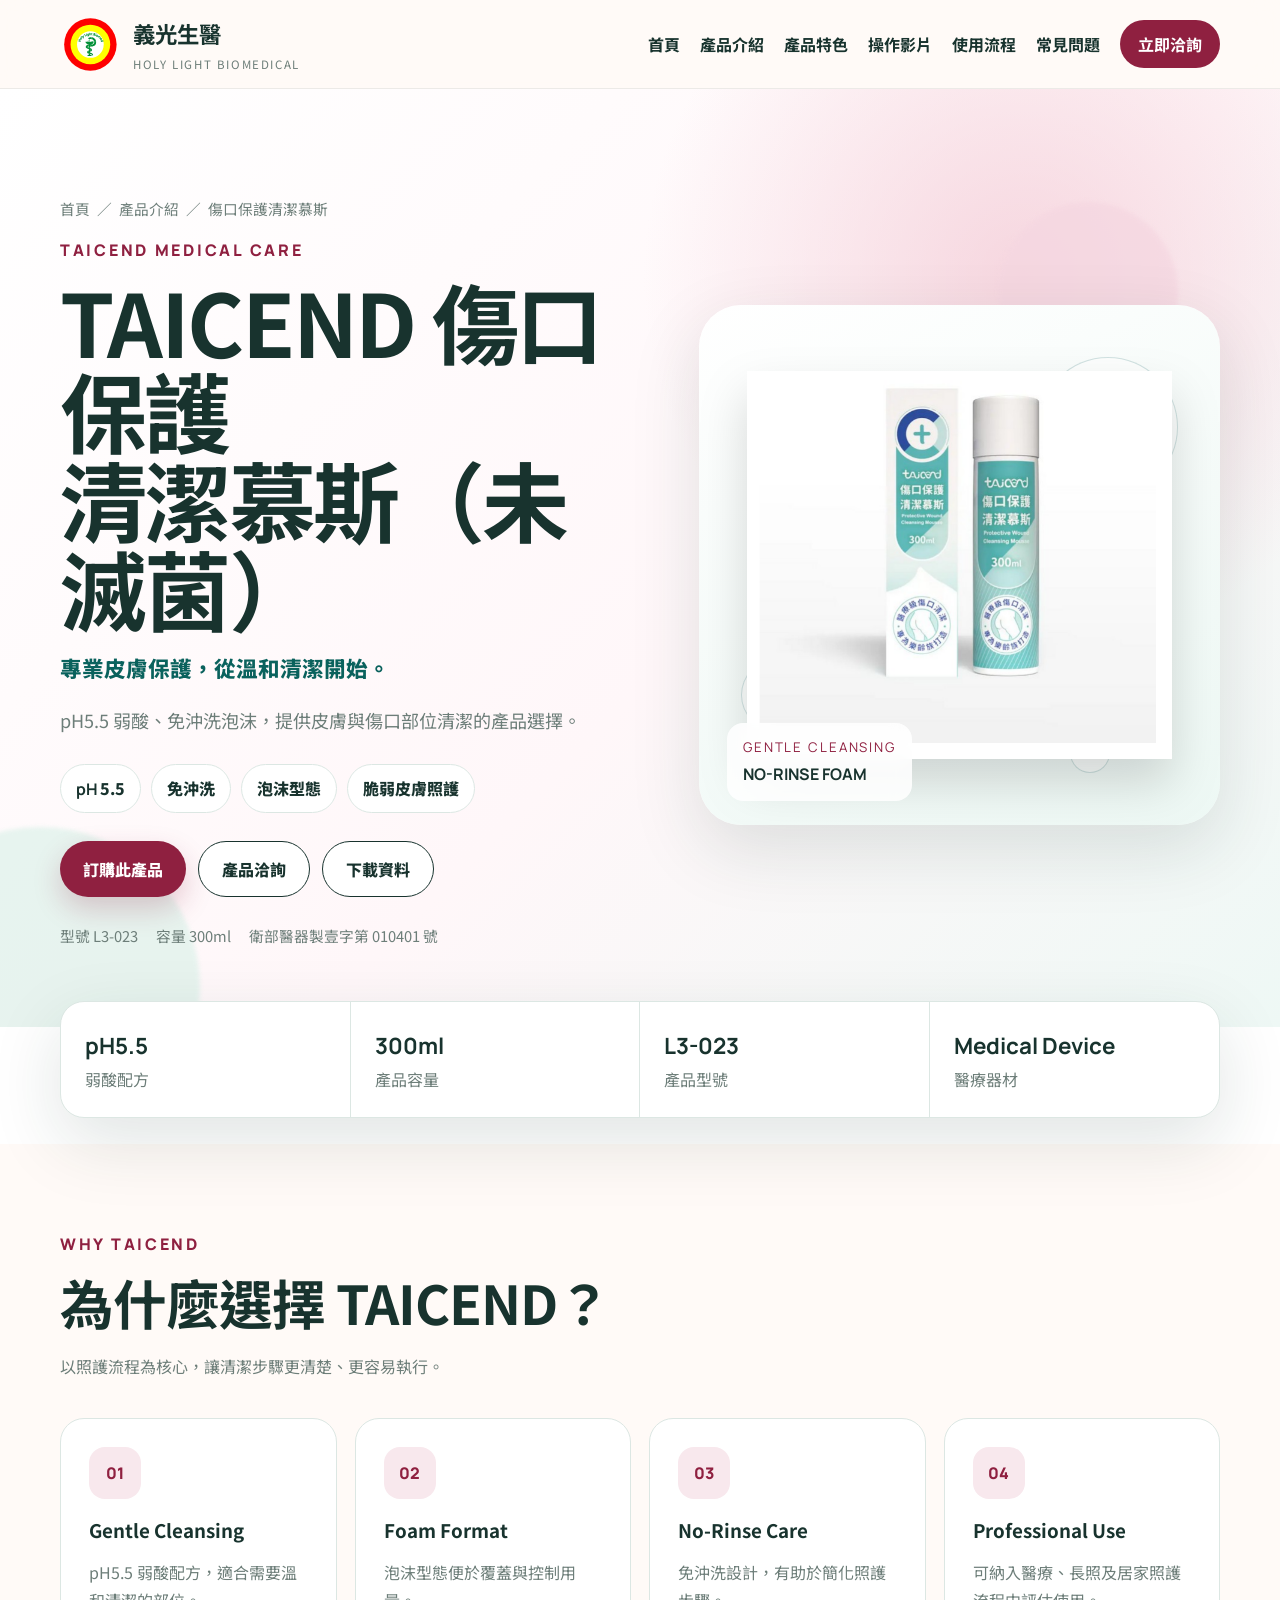
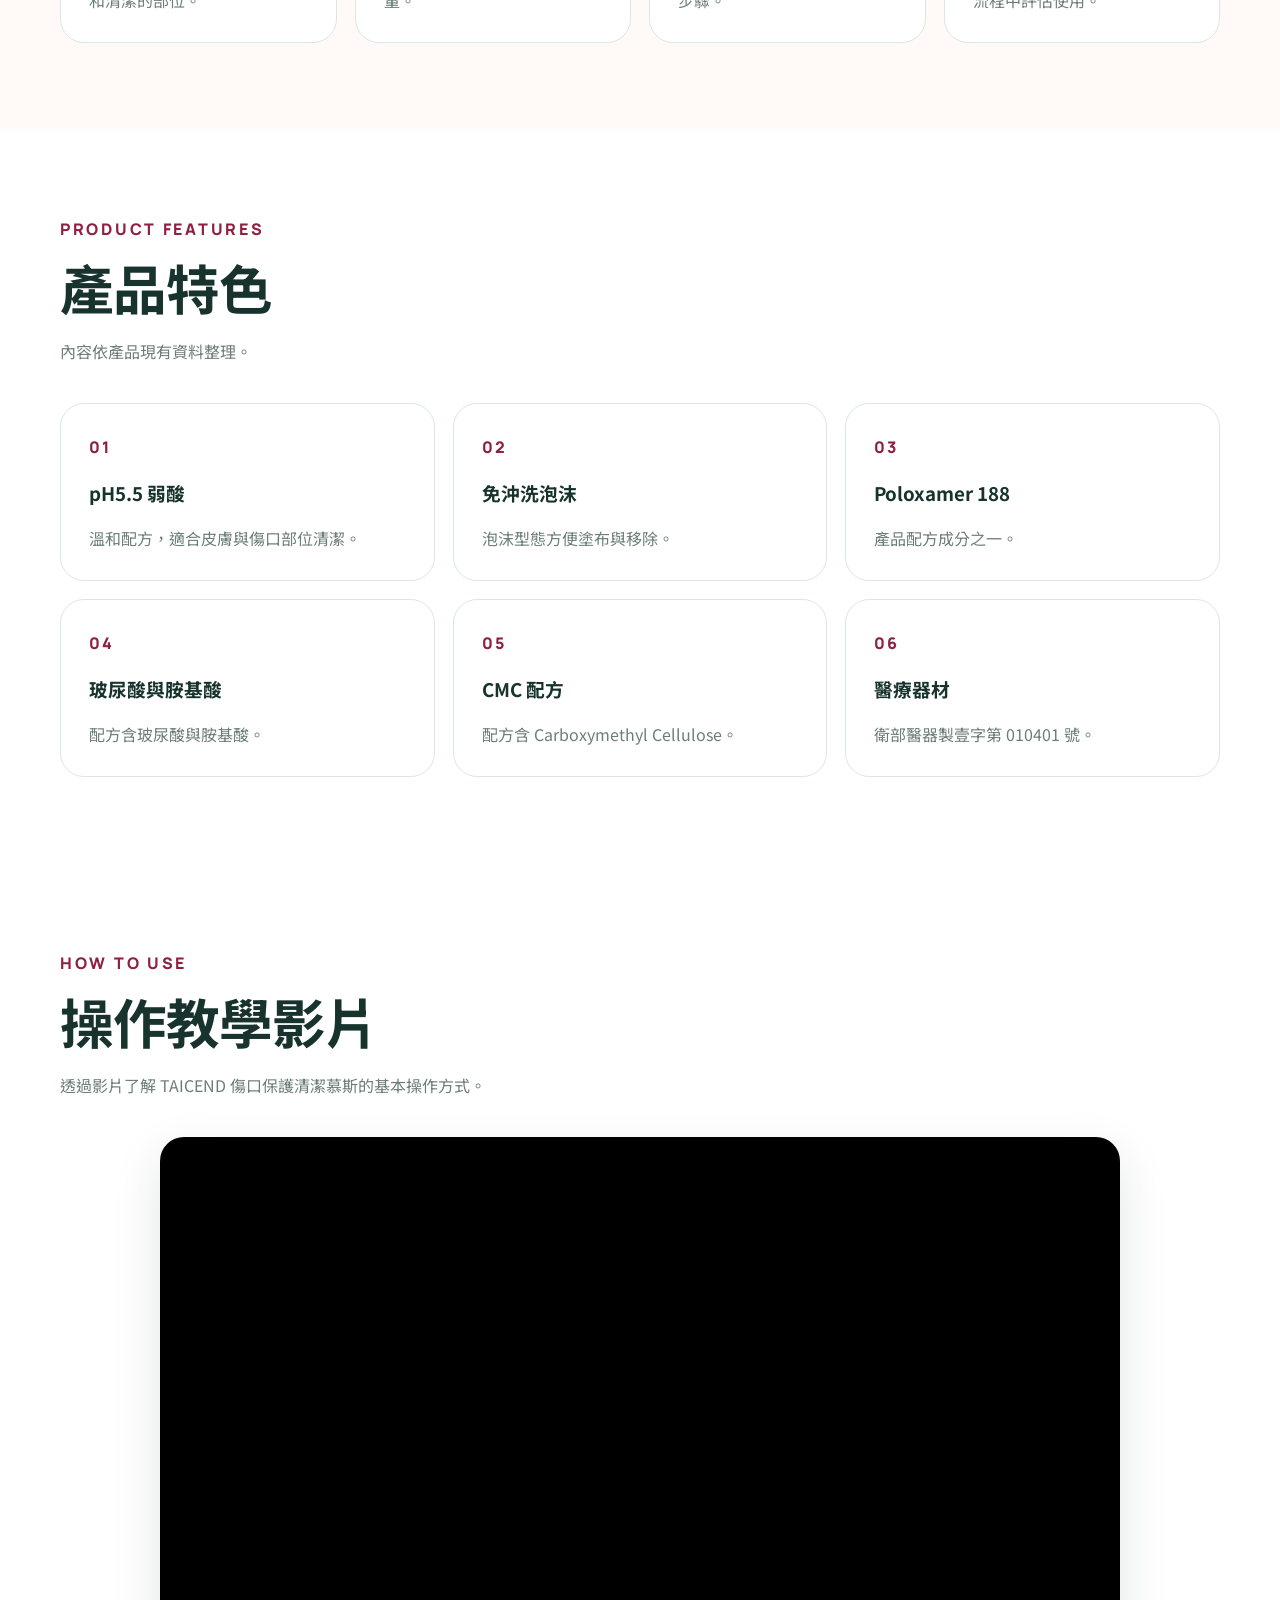
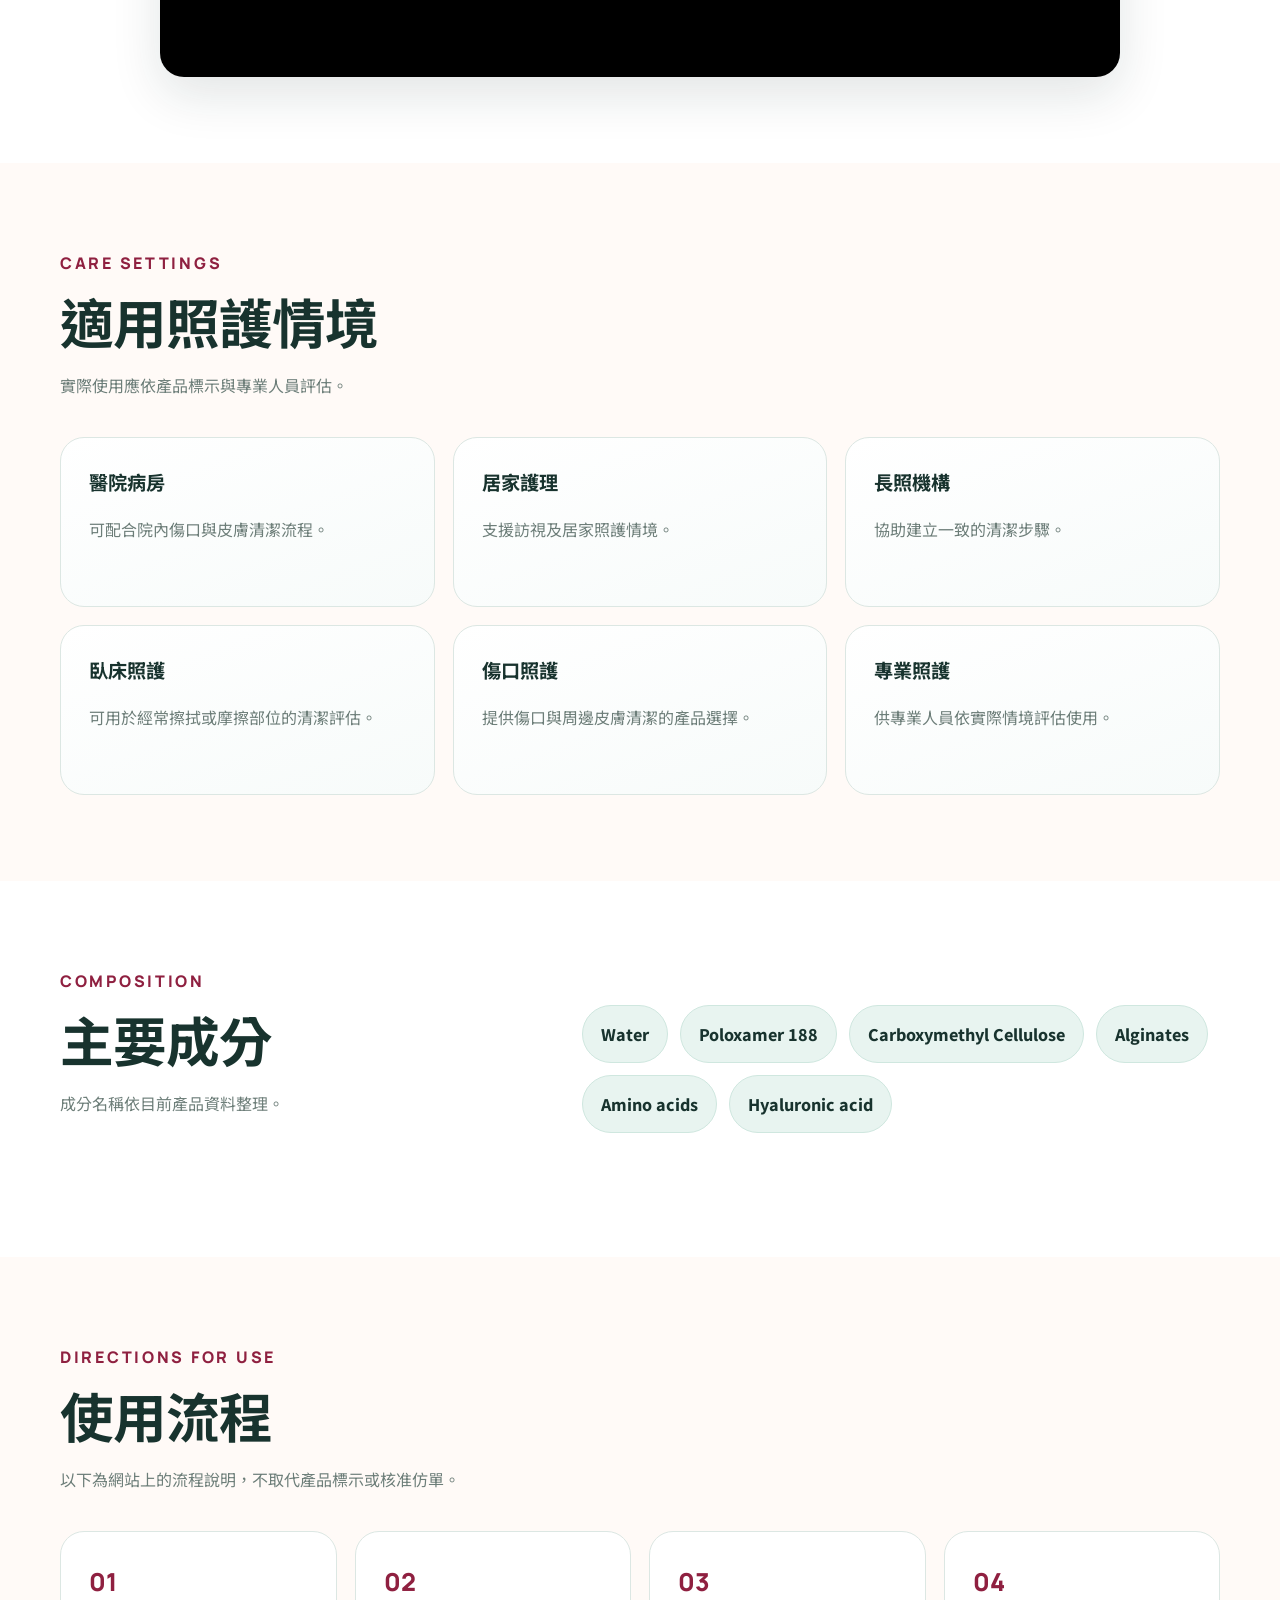
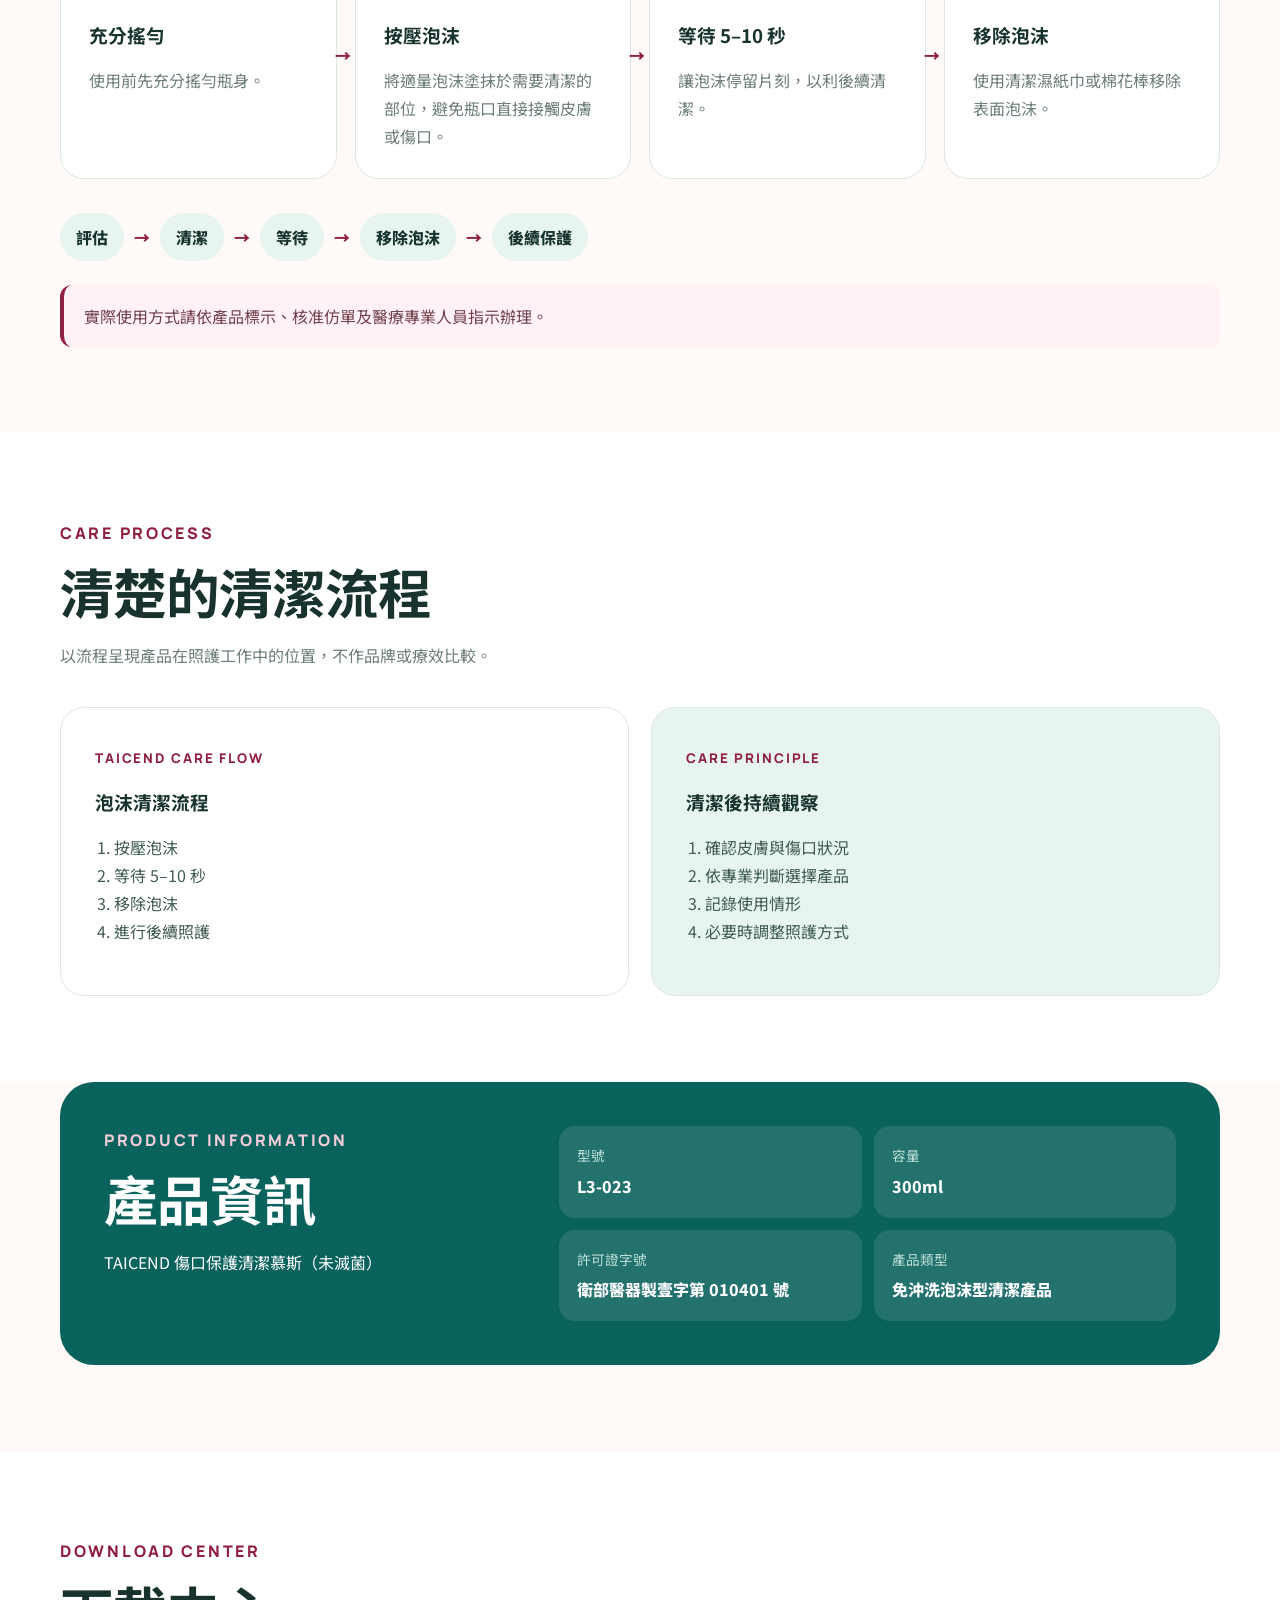
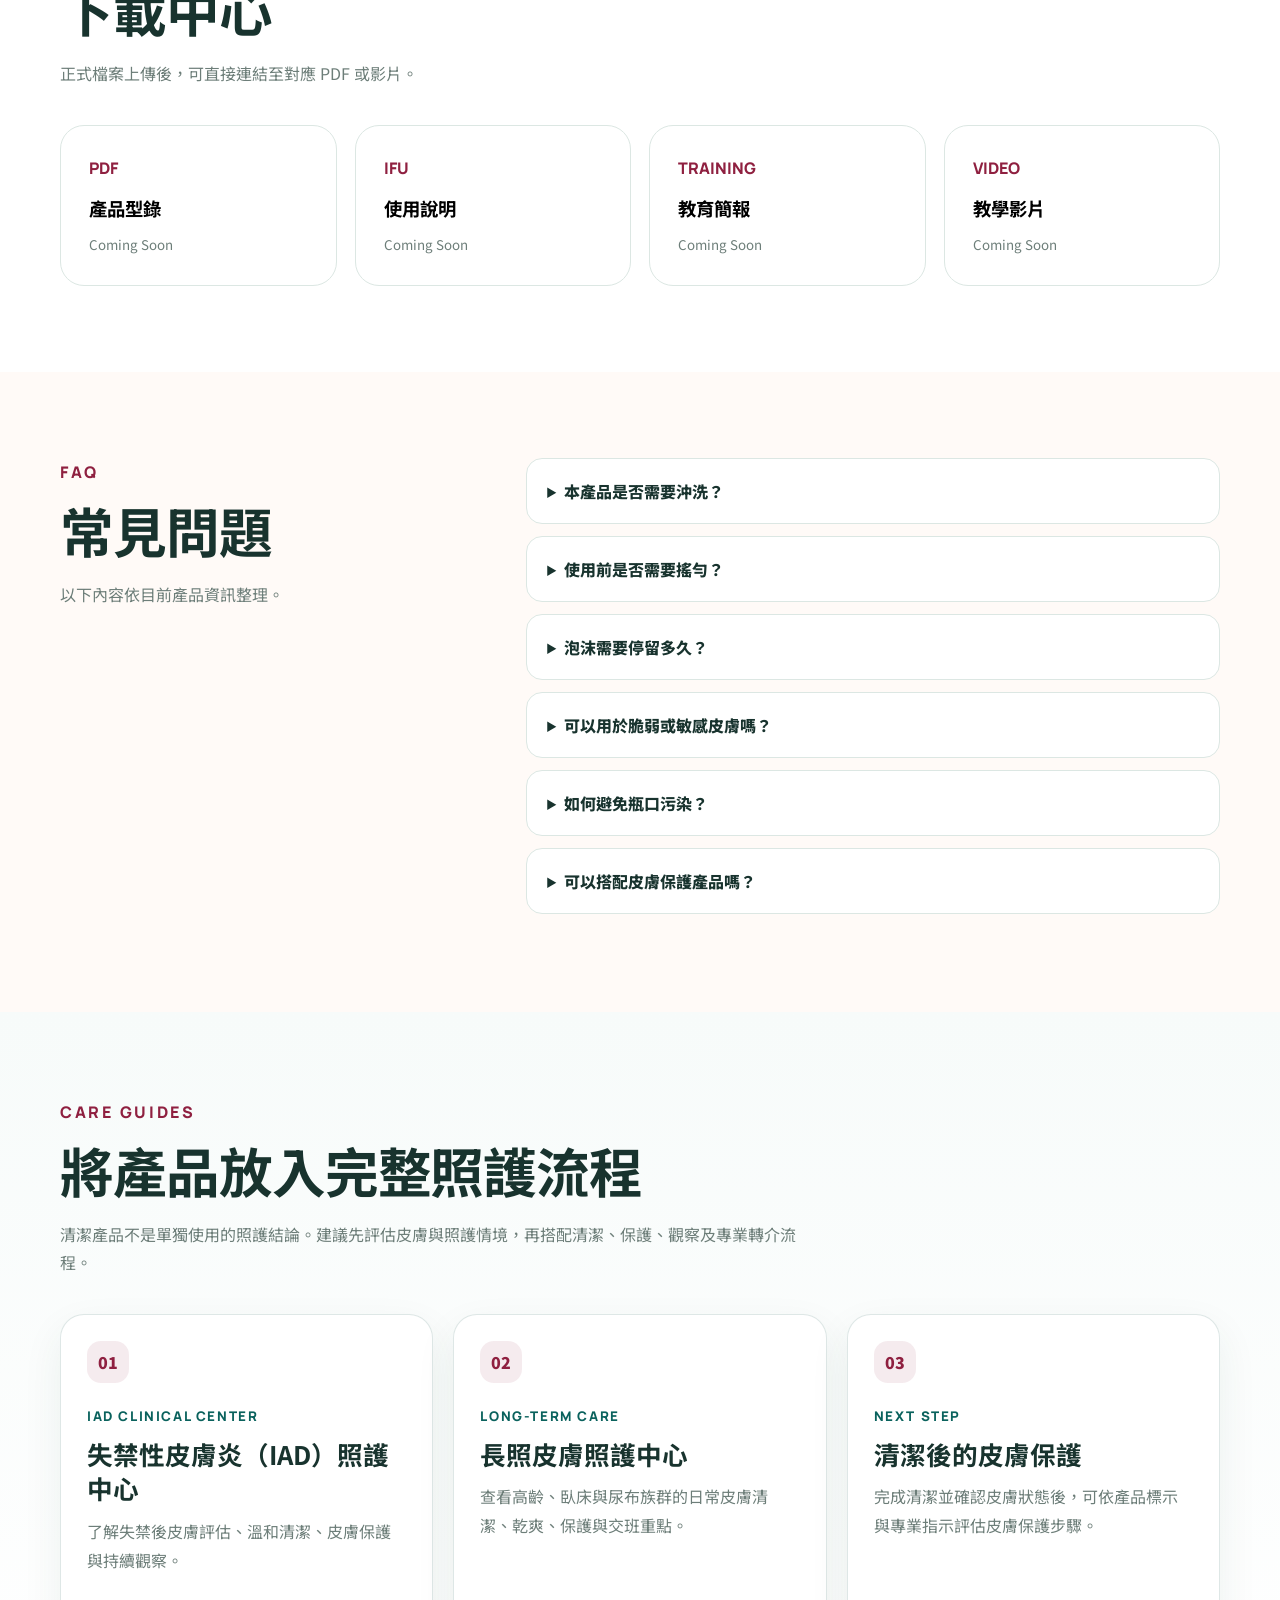
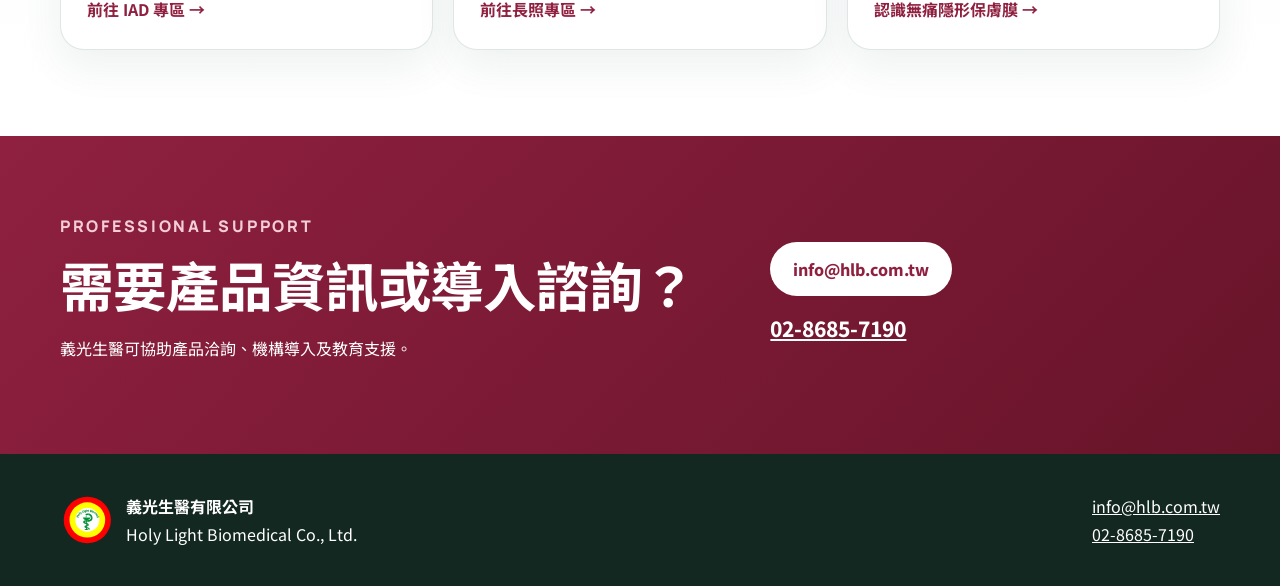
<file: wound-cleansing-mousse.html>
<!doctype html>
<html lang="zh-Hant">
<script type="application/ld+json">
{
  "@context": "https://schema.org",
  "@type": "VideoObject",
  "name": "TAICEND 傷口保護清潔慕斯操作教學",
  "description": "TAICEND 傷口保護清潔慕斯操作教學影片，示範清潔慕斯的基本使用方式與傷口清潔操作流程。",
  "thumbnailUrl": "https://img.youtube.com/vi/mTlfKFa55bM/maxresdefault.jpg",
  "uploadDate": "2026-08-20T00:00:00+08:00",
  "contentUrl": "https://www.youtube.com/watch?v=mTlfKFa55bM",
  "embedUrl": "https://www.youtube.com/embed/mTlfKFa55bM"
}
</script>
<head>
<meta charset="utf-8"/>
<meta content="width=device-width,initial-scale=1" name="viewport"/>
<meta content="#8f2040" name="theme-color"/>
<title>TAICEND 傷口保護清潔慕斯｜免沖洗清潔與長照皮膚照護｜義光生醫</title>
<meta content="TAICEND 傷口保護清潔慕斯（未滅菌），型號 L3-023、容量 300ml。pH5.5 弱酸、免沖洗泡沫，可納入醫療、長照、居家護理與失禁後皮膚清潔流程評估使用。" name="description"/>
<meta content="index,follow,max-image-preview:large,max-snippet:-1,max-video-preview:-1" name="robots"/>
<meta content="義光生醫有限公司" name="author"/>
<link href="https://hlb.com.tw/wound-cleansing-mousse.html" rel="canonical"/>
<meta content="zh_TW" property="og:locale"/>
<meta content="website" property="og:type"/>
<meta content="義光生醫｜Holy Light Biomedical" property="og:site_name"/>
<meta content="TAICEND 傷口保護清潔慕斯｜免沖洗清潔與長照皮膚照護" property="og:title"/>
<meta content="pH5.5 弱酸、免沖洗泡沫，連結 IAD 與長照皮膚照護流程。" property="og:description"/>
<meta content="https://hlb.com.tw/wound-cleansing-mousse.html" property="og:url"/>
<meta content="https://hlb.com.tw/assets/wound-cleansing-mousse.png" property="og:image"/>
<meta content="TAICEND 傷口保護清潔慕斯產品照片" property="og:image:alt"/>
<meta content="summary_large_image" name="twitter:card"/>
<meta content="TAICEND 傷口保護清潔慕斯｜義光生醫" name="twitter:title"/>
<meta content="免沖洗泡沫清潔，連結 IAD 與長照皮膚照護流程。" name="twitter:description"/>
<meta content="https://hlb.com.tw/assets/wound-cleansing-mousse.png" name="twitter:image"/>
<script type="application/ld+json">{
  "@context": "https://schema.org",
  "@type": "WebPage",
  "@id": "https://hlb.com.tw/wound-cleansing-mousse.html#webpage",
  "url": "https://hlb.com.tw/wound-cleansing-mousse.html",
  "name": "TAICEND 傷口保護清潔慕斯（未滅菌）",
  "description": "TAICEND 傷口保護清潔慕斯產品資訊，型號 L3-023、容量 300ml，介紹 pH5.5 弱酸、免沖洗泡沫與醫療、長照、居家護理及失禁後皮膚清潔流程。",
  "inLanguage": "zh-Hant-TW",
  "isPartOf": {
    "@id": "https://hlb.com.tw/#website"
  },
  "publisher": {
    "@id": "https://hlb.com.tw/#organization"
  },
  "primaryImageOfPage": {
    "@type": "ImageObject",
    "url": "https://hlb.com.tw/assets/wound-cleansing-mousse.png"
  },
  "about": {
    "@type": "Thing",
    "name": "TAICEND 傷口保護清潔慕斯（未滅菌）",
    "identifier": "L3-023",
    "description": "pH5.5 弱酸、免沖洗泡沫，提供皮膚與傷口部位清潔的產品選擇。",
    "additionalProperty": [
      {
        "@type": "PropertyValue",
        "name": "容量",
        "value": "300ml"
      },
      {
        "@type": "PropertyValue",
        "name": "醫療器材許可證",
        "value": "衛部醫器製壹字第 010401 號"
      },
      {
        "@type": "PropertyValue",
        "name": "產品狀態",
        "value": "未滅菌"
      }
    ]
  },
  "relatedLink": [
    "https://hlb.com.tw/iad-clinical-center.html",
    "https://hlb.com.tw/long-term-care-center.html",
    "https://hlb.com.tw/barrier-film.html"
  ]
}</script>
<script type="application/ld+json">
  {
    "@context": "https://schema.org",
    "@type": "BreadcrumbList",
    "itemListElement": [
      {
        "@type": "ListItem",
        "position": 1,
        "name": "首頁",
        "item": "https://hlb.com.tw/"
      },
      {
        "@type": "ListItem",
        "position": 2,
        "name": "產品中心",
        "item": "https://hlb.com.tw/products.html"
      },
      {
        "@type": "ListItem",
        "position": 3,
        "name": "傷口保護清潔慕斯",
        "item": "https://hlb.com.tw/wound-cleansing-mousse.html"
      }
    ]
  }
  </script>
<link href="https://fonts.googleapis.com" rel="preconnect"/>
<link crossorigin="" href="https://fonts.gstatic.com" rel="preconnect"/>
<link href="https://fonts.googleapis.com/css2?family=Manrope:wght@600;700;800&amp;family=Noto+Sans+TC:wght@400;500;600;700;800;900&amp;display=swap" rel="stylesheet"/>
<link href="product-pages.css?v=5.3-seo" rel="stylesheet"/>
<script defer="" src="wound-cleansing-mousse.js?v=5.1"></script>
</head>
<body>
<a class="skip-link" href="#main">跳至主要內容</a>
<header class="site-header">
<div class="container nav">
<a aria-label="義光生醫首頁" class="brand" href="index.html">
<img alt="義光生醫標誌" src="assets/hlb-mark.svg?v=3.5"/>
<span><strong>義光生醫</strong><small>HOLY LIGHT BIOMEDICAL</small></span>
</a>
<button aria-controls="primary-nav" aria-expanded="false" class="menu-toggle" type="button">
<span></span><span></span><span></span>
</button>
<nav aria-label="主要導覽" class="nav-links" id="primary-nav">
<a href="index.html">首頁</a>
<a href="products.html">產品介紹</a>
<a href="#features">產品特色</a>
<a href="#video">操作影片</a>
<a href="#workflow">使用流程</a>
<a href="#faq">常見問題</a>
<a class="nav-cta" href="mailto:info@hlb.com.tw?subject=TAICEND傷口保護清潔慕斯產品洽詢">立即洽詢</a>
</nav>
</div>
</header>
<main id="main">
<section class="hero">
<div class="hero-orb orb-a"></div>
<div class="hero-orb orb-b"></div>
<div class="container hero-grid">
<div class="hero-copy reveal">
<p class="breadcrumb"><a href="index.html">首頁</a><span>／</span><a href="products.html">產品介紹</a><span>／</span>傷口保護清潔慕斯</p>
<p class="eyebrow">TAICEND MEDICAL CARE</p>
<h1>TAICEND 傷口保護<br/>清潔慕斯（未滅菌）</h1>
<p class="tagline">專業皮膚保護，從溫和清潔開始。</p>
<p class="lead">pH5.5 弱酸、免沖洗泡沫，提供皮膚與傷口部位清潔的產品選擇。</p>
<div aria-label="產品重點" class="hero-badges">
<span><b>pH</b>5.5</span>
<span>免沖洗</span>
<span>泡沫型態</span>
<span>脆弱皮膚照護</span>
</div>
<div class="hero-actions">
<a class="btn primary" href="order.html?product=mousse">訂購此產品</a>
<a class="btn ghost" href="mailto:info@hlb.com.tw?subject=TAICEND傷口保護清潔慕斯產品洽詢">產品洽詢</a>
<a class="btn ghost" href="#downloads">下載資料</a>
</div>
<div class="micro-info">
<span>型號 L3-023</span>
<span>容量 300ml</span>
<span>衛部醫器製壹字第 010401 號</span>
</div>
</div>
<div class="hero-visual reveal delay-1">
<div class="product-stage">
<div class="bubble bubble-1"></div>
<div class="bubble bubble-2"></div>
<div class="bubble bubble-3"></div>
<img alt="TAICEND 傷口保護清潔慕斯產品照片" src="assets/wound-cleansing-mousse.png?v=5"/>
<div class="stage-label">
<small>GENTLE CLEANSING</small>
<strong>NO-RINSE FOAM</strong>
</div>
</div>
</div>
</div>
</section>
<section class="stats-bar">
<div class="container stats-grid">
<article><strong>pH5.5</strong><span>弱酸配方</span></article>
<article><strong>300ml</strong><span>產品容量</span></article>
<article><strong>L3-023</strong><span>產品型號</span></article>
<article><strong>Medical Device</strong><span>醫療器材</span></article>
</div>
</section>
<section class="section why">
<div class="container">
<div class="section-head reveal">
<p class="eyebrow">WHY TAICEND</p>
<h2>為什麼選擇 TAICEND？</h2>
<p>以照護流程為核心，讓清潔步驟更清楚、更容易執行。</p>
</div>
<div class="premium-grid">
<article class="premium-card reveal">
<div class="icon-shell">01</div>
<h3>Gentle Cleansing</h3>
<p>pH5.5 弱酸配方，適合需要溫和清潔的部位。</p>
</article>
<article class="premium-card reveal delay-1">
<div class="icon-shell">02</div>
<h3>Foam Format</h3>
<p>泡沫型態便於覆蓋與控制用量。</p>
</article>
<article class="premium-card reveal delay-2">
<div class="icon-shell">03</div>
<h3>No-Rinse Care</h3>
<p>免沖洗設計，有助於簡化照護步驟。</p>
</article>
<article class="premium-card reveal delay-3">
<div class="icon-shell">04</div>
<h3>Professional Use</h3>
<p>可納入醫療、長照及居家照護流程中評估使用。</p>
</article>
</div>
</div>
</section>
<section class="section alt" id="features">
<div class="container">
<div class="section-head reveal">
<p class="eyebrow">PRODUCT FEATURES</p>
<h2>產品特色</h2>
<p>內容依產品現有資料整理。</p>
</div>
<div class="feature-grid">
<article class="feature-card reveal"><span>01</span><h3>pH5.5 弱酸</h3><p>溫和配方，適合皮膚與傷口部位清潔。</p></article>
<article class="feature-card reveal delay-1"><span>02</span><h3>免沖洗泡沫</h3><p>泡沫型態方便塗布與移除。</p></article>
<article class="feature-card reveal delay-2"><span>03</span><h3>Poloxamer 188</h3><p>產品配方成分之一。</p></article>
<article class="feature-card reveal"><span>04</span><h3>玻尿酸與胺基酸</h3><p>配方含玻尿酸與胺基酸。</p></article>
<article class="feature-card reveal delay-1"><span>05</span><h3>CMC 配方</h3><p>配方含 Carboxymethyl Cellulose。</p></article>
<article class="feature-card reveal delay-2"><span>06</span><h3>醫療器材</h3><p>衛部醫器製壹字第 010401 號。</p></article>
</div>
</div>
</section>
<section class="section video-section" id="video">
  <div class="container">
    <div class="section-head reveal">
      <p class="eyebrow">HOW TO USE</p>
      <h2>操作教學影片</h2>
      <p>透過影片了解 TAICEND 傷口保護清潔慕斯的基本操作方式。</p>
    </div>

    <div class="video-wrapper reveal">
      <iframe
        src="https://www.youtube.com/embed/mTlfKFa55bM"
        title="TAICEND 傷口保護清潔慕斯操作教學"
        loading="lazy"
        allow="accelerometer; autoplay; clipboard-write; encrypted-media; gyroscope; picture-in-picture; web-share"
        allowfullscreen>
      </iframe>
    </div>
  </div>
</section>
<section class="section applications">
<div class="container">
<div class="section-head reveal">
<p class="eyebrow">CARE SETTINGS</p>
<h2>適用照護情境</h2>
<p>實際使用應依產品標示與專業人員評估。</p>
</div>
<div class="application-grid">
<article class="application-card reveal"><b>醫院病房</b><p>可配合院內傷口與皮膚清潔流程。</p></article>
<article class="application-card reveal delay-1"><b>居家護理</b><p>支援訪視及居家照護情境。</p></article>
<article class="application-card reveal delay-2"><b>長照機構</b><p>協助建立一致的清潔步驟。</p></article>
<article class="application-card reveal"><b>臥床照護</b><p>可用於經常擦拭或摩擦部位的清潔評估。</p></article>
<article class="application-card reveal delay-1"><b>傷口照護</b><p>提供傷口與周邊皮膚清潔的產品選擇。</p></article>
<article class="application-card reveal delay-2"><b>專業照護</b><p>供專業人員依實際情境評估使用。</p></article>
</div>
</div>
</section>
<section class="section alt composition">
<div class="container composition-grid">
<div class="section-head reveal">
<p class="eyebrow">COMPOSITION</p>
<h2>主要成分</h2>
<p>成分名稱依目前產品資料整理。</p>
</div>
<div class="ingredient-cloud reveal delay-1">
<span>Water</span>
<span>Poloxamer 188</span>
<span>Carboxymethyl Cellulose</span>
<span>Alginates</span>
<span>Amino acids</span>
<span>Hyaluronic acid</span>
</div>
</div>
</section>
<section class="section workflow-section" id="workflow">
<div class="container">
<div class="section-head reveal">
<p class="eyebrow">DIRECTIONS FOR USE</p>
<h2>使用流程</h2>
<p>以下為網站上的流程說明，不取代產品標示或核准仿單。</p>
</div>
<div class="timeline">
<article class="timeline-step reveal">
<div class="step-number">01</div>
<div><h3>充分搖勻</h3><p>使用前先充分搖勻瓶身。</p></div>
</article>
<article class="timeline-step reveal delay-1">
<div class="step-number">02</div>
<div><h3>按壓泡沫</h3><p>將適量泡沫塗抹於需要清潔的部位，避免瓶口直接接觸皮膚或傷口。</p></div>
</article>
<article class="timeline-step reveal delay-2">
<div class="step-number">03</div>
<div><h3>等待 5–10 秒</h3><p>讓泡沫停留片刻，以利後續清潔。</p></div>
</article>
<article class="timeline-step reveal delay-3">
<div class="step-number">04</div>
<div><h3>移除泡沫</h3><p>使用清潔濕紙巾或棉花棒移除表面泡沫。</p></div>
</article>
</div>
<div class="care-path reveal">
<span>評估</span><i>→</i><span>清潔</span><i>→</i><span>等待</span><i>→</i><span>移除泡沫</span><i>→</i><span>後續保護</span>
</div>
<div class="notice reveal">實際使用方式請依產品標示、核准仿單及醫療專業人員指示辦理。</div>
</div>
</section>
<section class="section alt comparison">
<div class="container">
<div class="section-head reveal">
<p class="eyebrow">CARE PROCESS</p>
<h2>清楚的清潔流程</h2>
<p>以流程呈現產品在照護工作中的位置，不作品牌或療效比較。</p>
</div>
<div class="process-compare">
<article class="process-card reveal">
<small>TAICEND CARE FLOW</small>
<h3>泡沫清潔流程</h3>
<ol><li>按壓泡沫</li><li>等待 5–10 秒</li><li>移除泡沫</li><li>進行後續照護</li></ol>
</article>
<article class="process-card muted reveal delay-1">
<small>CARE PRINCIPLE</small>
<h3>清潔後持續觀察</h3>
<ol><li>確認皮膚與傷口狀況</li><li>依專業判斷選擇產品</li><li>記錄使用情形</li><li>必要時調整照護方式</li></ol>
</article>
</div>
</div>
</section>
<section class="section product-info">
<div class="container info-panel reveal">
<div>
<p class="eyebrow light">PRODUCT INFORMATION</p>
<h2>產品資訊</h2>
<p>TAICEND 傷口保護清潔慕斯（未滅菌）</p>
</div>
<dl>
<div><dt>型號</dt><dd>L3-023</dd></div>
<div><dt>容量</dt><dd>300ml</dd></div>
<div><dt>許可證字號</dt><dd>衛部醫器製壹字第 010401 號</dd></div>
<div><dt>產品類型</dt><dd>免沖洗泡沫型清潔產品</dd></div>
</dl>
</div>
</section>
<section class="section alt" id="downloads">
<div class="container">
<div class="section-head reveal">
<p class="eyebrow">DOWNLOAD CENTER</p>
<h2>下載中心</h2>
<p>正式檔案上傳後，可直接連結至對應 PDF 或影片。</p>
</div>
<div class="download-grid">
<button class="download-card reveal" data-message="產品型錄尚未上傳" type="button">
<span>PDF</span><strong>產品型錄</strong><small>Coming Soon</small>
</button>
<button class="download-card reveal delay-1" data-message="IFU 尚未上傳" type="button">
<span>IFU</span><strong>使用說明</strong><small>Coming Soon</small>
</button>
<button class="download-card reveal delay-2" data-message="教育簡報尚未上傳" type="button">
<span>TRAINING</span><strong>教育簡報</strong><small>Coming Soon</small>
</button>
<button class="download-card reveal delay-3" data-message="教學影片尚未上傳" type="button">
<span>VIDEO</span><strong>教學影片</strong><small>Coming Soon</small>
</button>
</div>
</div>
</section>
<section class="section faq-section" id="faq">
<div class="container faq-layout">
<div class="section-head reveal">
<p class="eyebrow">FAQ</p>
<h2>常見問題</h2>
<p>以下內容依目前產品資訊整理。</p>
</div>
<div class="faq-list reveal delay-1">
<details><summary>本產品是否需要沖洗？</summary><p>本產品為免沖洗泡沫。使用後依產品指示移除表面泡沫。</p></details>
<details><summary>使用前是否需要搖勻？</summary><p>需要。使用前請先充分搖勻瓶身。</p></details>
<details><summary>泡沫需要停留多久？</summary><p>目前產品資料建議等待約 5–10 秒，再移除表面泡沫。</p></details>
<details><summary>可以用於脆弱或敏感皮膚嗎？</summary><p>產品定位包含脆弱或敏感皮膚的溫和清潔；實際使用仍應依產品標示與專業評估。</p></details>
<details><summary>如何避免瓶口污染？</summary><p>使用時應避免瓶口直接接觸皮膚或傷口。</p></details>
<details><summary>可以搭配皮膚保護產品嗎？</summary><p>可依照護需求及專業建議，在清潔後評估搭配適合的皮膚保護產品。</p></details>
</div>
</div>
</section>
<section class="section product-care-links" id="care-guides">
<div class="container">
<div class="section-head reveal">
<p class="eyebrow">CARE GUIDES</p>
<h2>將產品放入完整照護流程</h2>
<p>清潔產品不是單獨使用的照護結論。建議先評估皮膚與照護情境，再搭配清潔、保護、觀察及專業轉介流程。</p>
</div>
<div class="care-guide-grid">
<a class="care-guide-card reveal" href="iad-clinical-center.html"><span>01</span><small>IAD CLINICAL CENTER</small><h3>失禁性皮膚炎（IAD）照護中心</h3><p>了解失禁後皮膚評估、溫和清潔、皮膚保護與持續觀察。</p><b>前往 IAD 專區 →</b></a>
<a class="care-guide-card reveal delay-1" href="long-term-care-center.html"><span>02</span><small>LONG-TERM CARE</small><h3>長照皮膚照護中心</h3><p>查看高齡、臥床與尿布族群的日常皮膚清潔、乾爽、保護與交班重點。</p><b>前往長照專區 →</b></a>
<a class="care-guide-card reveal delay-2" href="barrier-film.html"><span>03</span><small>NEXT STEP</small><h3>清潔後的皮膚保護</h3><p>完成清潔並確認皮膚狀態後，可依產品標示與專業指示評估皮膚保護步驟。</p><b>認識無痛隱形保膚膜 →</b></a>
</div>
</div>
</section><section class="contact-banner">
<div class="container contact-grid">
<div class="reveal">
<p class="eyebrow light">PROFESSIONAL SUPPORT</p>
<h2>需要產品資訊或導入諮詢？</h2>
<p>義光生醫可協助產品洽詢、機構導入及教育支援。</p>
</div>
<div class="contact-actions reveal delay-1">
<a class="btn light" href="mailto:info@hlb.com.tw?subject=TAICEND傷口保護清潔慕斯產品洽詢">info@hlb.com.tw</a>
<a class="phone" href="tel:+886286857190">02-8685-7190</a>
</div>
</div>
</section>
</main>
<footer>
<div class="container footer-grid">
<div class="footer-brand">
<img alt="" src="assets/hlb-mark.svg?v=3.5"/>
<div><strong>義光生醫有限公司</strong><span>Holy Light Biomedical Co., Ltd.</span></div>
</div>
<div><a href="mailto:info@hlb.com.tw">info@hlb.com.tw</a><br/><a href="tel:+886286857190">02-8685-7190</a></div>
</div>
</footer>
<div aria-live="polite" class="toast" id="toast" role="status"></div>
<button aria-label="回到頁首" class="back-to-top" type="button">↑</button>
</body>
</html>
</file>
<file: styles.css>
:root{
  --ink:#17332e;
  --ink-soft:#425d57;
  --muted:#6d7f79;
  --wine:#9d2443;
  --wine-dark:#74172f;
  --teal:#0b625d;
  --mint:#e9f5f1;
  --blush:#f7e7ec;
  --cream:#fffaf7;
  --white:#fff;
  --line:#dce7e3;
  --shadow:0 24px 70px rgba(25,55,49,.12);
  --radius-xl:36px;
  --radius-lg:26px;
}
*{box-sizing:border-box}
html{scroll-behavior:smooth}
body{margin:0;font-family:"Noto Sans TC",sans-serif;color:var(--ink);background:var(--cream);line-height:1.75;overflow-x:hidden}
img{display:block;max-width:100%}
a{color:inherit}
button,input{font:inherit}
.container{width:min(1160px,calc(100% - 40px));margin:auto}
.skip-link{position:fixed;top:-80px;left:16px;background:#fff;padding:10px 16px;border-radius:10px;z-index:100}
.skip-link:focus{top:16px}

.site-header{position:sticky;top:0;z-index:50;background:rgba(255,250,247,.9);backdrop-filter:blur(18px);border-bottom:1px solid rgba(23,51,46,.08)}
.nav-wrap{min-height:88px;display:flex;align-items:center;justify-content:space-between;gap:24px}
.brand{display:flex;align-items:center;gap:13px;text-decoration:none}
.brand img{width:60px;height:60px}
.brand strong{display:block;font-size:1.35rem}
.brand small{display:block;color:var(--muted);letter-spacing:.14em;font-size:.72rem}
.main-nav{display:flex;align-items:center;gap:18px}
.main-nav a{text-decoration:none;font-weight:700}
.main-nav a:hover{color:var(--wine)}
.nav-cta{padding:10px 18px;border-radius:999px;background:var(--wine);color:#fff!important}
.menu-toggle{display:none;background:none;border:0;padding:8px}
.menu-toggle span{display:block;width:25px;height:2px;background:var(--ink);margin:5px 0}

.hero{position:relative;overflow:hidden;min-height:calc(100vh - 88px);display:flex;align-items:center;padding:76px 0;background:
radial-gradient(circle at 78% 18%,rgba(226,234,255,.78),transparent 28%),
radial-gradient(circle at 12% 86%,rgba(221,243,235,.82),transparent 25%),
linear-gradient(135deg,#fff 0%,#fff7fa 55%,#eef8f5 100%)}
.hero-glow{position:absolute;border-radius:50%;filter:blur(60px);opacity:.28}
.glow-a{width:400px;height:400px;background:#d58aa1;left:26%;top:0}
.glow-b{width:420px;height:420px;background:#6db6a7;right:-120px;bottom:-140px}
.hero-grid{position:relative;z-index:2;display:grid;grid-template-columns:1fr 1fr;gap:62px;align-items:center}
.kicker,.eyebrow{font-family:Manrope,sans-serif;font-weight:800;letter-spacing:.17em;color:var(--wine);margin:0 0 12px}
h1{font-size:clamp(3.2rem,6.4vw,5.8rem);line-height:1.03;letter-spacing:-.04em;margin:.08em 0 .18em}
h1 em{font-style:normal;color:var(--wine)}
h2{font-size:clamp(2.1rem,4vw,3.35rem);line-height:1.2;letter-spacing:-.025em;margin:.1em 0 .35em}
.lead{font-size:1.16rem;color:var(--muted);max-width:660px}
.hero-actions,.contact-actions{display:flex;gap:12px;flex-wrap:wrap;margin-top:28px}
.btn{display:inline-flex;align-items:center;justify-content:center;gap:8px;padding:13px 23px;border-radius:999px;text-decoration:none;font-weight:800;transition:.22s}
.btn.primary{background:var(--wine);color:#fff;box-shadow:0 14px 30px rgba(157,36,67,.22)}
.btn.primary:hover{transform:translateY(-2px);background:var(--wine-dark)}
.btn.ghost{background:#fff;border:1px solid var(--ink)}
.hero-points{display:flex;gap:10px;flex-wrap:wrap;margin-top:28px}
.hero-points span{padding:8px 12px;border-radius:999px;background:rgba(255,255,255,.72);border:1px solid rgba(23,51,46,.1);font-weight:800;font-size:.9rem}

.medical-window{border:1px solid rgba(255,255,255,.8);border-radius:38px;background:rgba(255,255,255,.56);backdrop-filter:blur(18px);box-shadow:0 35px 90px rgba(37,56,76,.18);overflow:hidden}
.window-top{display:flex;align-items:center;gap:8px;padding:18px 20px;border-bottom:1px solid rgba(23,51,46,.08)}
.window-top span{width:10px;height:10px;border-radius:50%;background:#c9d8d3}
.window-top small{margin-left:auto;font-family:Manrope,sans-serif;letter-spacing:.12em;color:var(--muted)}
.care-map{position:relative;min-height:460px}
.center-logo{position:absolute;left:50%;top:50%;transform:translate(-50%,-50%);width:150px;height:150px;border-radius:50%;display:grid;place-items:center;background:#fff;box-shadow:var(--shadow)}
.center-logo img{width:100px}
.care-chip{position:absolute;width:170px;padding:17px;border-radius:20px;background:rgba(255,255,255,.86);box-shadow:0 14px 36px rgba(35,65,58,.1);animation:chipFloat 5s ease-in-out infinite}
.care-chip b,.care-chip strong,.care-chip small{display:block}
.care-chip b{color:var(--wine);font-family:Manrope,sans-serif}
.care-chip small{color:var(--muted)}
.chip-1{left:6%;top:12%}.chip-2{right:6%;top:12%;animation-delay:-1s}.chip-3{left:6%;bottom:12%;animation-delay:-2s}.chip-4{right:6%;bottom:12%;animation-delay:-3s}
.window-caption{display:flex;align-items:center;gap:14px;padding:20px 24px;border-top:1px solid rgba(23,51,46,.08)}
.window-caption i{width:54px;height:3px;background:linear-gradient(90deg,var(--teal),var(--wine))}
.window-caption small,.window-caption strong{display:block}

.section{padding:92px 0}
.split{display:grid;grid-template-columns:.85fr 1.15fr;gap:60px}
.about{background:#fff}
.about-copy .large{font-size:1.22rem;font-weight:700}
.about-copy>p{color:var(--muted)}
.values{display:grid;grid-template-columns:repeat(3,1fr);gap:18px;margin-top:30px}
.values article{padding:24px;border:1px solid var(--line);border-radius:22px;background:#fbfdfc}
.values b{color:var(--wine);font-family:Manrope,sans-serif}
.values h3{margin:8px 0}
.values p{margin:0;color:var(--muted)}

.heading{display:grid;grid-template-columns:.8fr 1.2fr;gap:50px;align-items:end;margin-bottom:38px}
.heading>div:last-child>p,.heading>p{color:var(--muted)}
.search-box{margin-top:16px;display:flex;align-items:center;gap:10px;padding:11px 15px;border:1px solid var(--line);border-radius:999px;background:#fff}
.search-box input{width:100%;border:0;outline:0;background:transparent}

.card-grid{display:grid;grid-template-columns:repeat(3,1fr);gap:20px}
.card-grid article{position:relative;padding:28px;border:1px solid var(--line);border-radius:26px;background:linear-gradient(145deg,#fff,#f8fbfa);transition:.28s}
.card-grid article:hover{transform:translateY(-7px);box-shadow:var(--shadow)}
.card-grid article>span{font-family:Manrope,sans-serif;color:var(--wine);font-weight:800}
.card-grid h3{margin:12px 0 6px}
.card-grid p{color:var(--muted)}
.card-grid a{font-weight:900;color:var(--wine);text-decoration:none}
.card-icon{width:56px;height:56px;border-radius:18px;background:var(--blush);display:grid;place-items:center;color:var(--wine);font-size:1.5rem;font-weight:900;margin-bottom:18px}
.search-empty{text-align:center;padding:30px;color:var(--muted)}
.center-action{text-align:center;margin-top:34px}

.brands{background:#17332e;color:#fff}
.brand-panel{display:grid;grid-template-columns:.8fr 1.2fr;gap:50px;align-items:start}
.eyebrow.light{color:#f4b9ca}
.brand-copy p{color:#c9d7d3}
.light-btn{background:#fff;color:var(--wine)}
.brand-services{display:grid;grid-template-columns:1fr 1fr;gap:18px}
.brand-services article{padding:24px;border-radius:24px;background:rgba(255,255,255,.08);border:1px solid rgba(255,255,255,.12)}
.brand-services b{color:#f4b9ca}
.brand-services h3{margin:8px 0}
.brand-services p{color:#c9d7d3;margin-bottom:0}

.solutions{background:#fff}
.solution-grid{display:grid;grid-template-columns:repeat(3,1fr);gap:20px}
.solution-grid article{padding:27px;border:1px solid var(--line);border-radius:24px;background:#fff;transition:.28s}
.solution-grid article:hover{transform:translateY(-6px);box-shadow:var(--shadow)}
.solution-grid b{color:var(--wine);font-family:Manrope,sans-serif}
.solution-grid h3{margin:10px 0 6px}
.solution-grid p{color:var(--muted)}
.solution-grid span{display:inline-block;padding:6px 10px;border-radius:999px;background:var(--mint);font-weight:800;font-size:.85rem}

.news{background:#f8fbfa}
.news-grid{display:grid;grid-template-columns:repeat(3,1fr);gap:20px}
.news-grid article{padding:28px;border-radius:24px;background:#fff;border:1px solid var(--line)}
.news-grid time{display:block;color:var(--muted);font-family:Manrope,sans-serif}
.news-grid>article>span{display:inline-block;margin:12px 0 6px;padding:5px 9px;border-radius:999px;background:var(--blush);color:var(--wine);font-weight:800}
.news-grid h3{margin:8px 0}
.news-grid p{color:var(--muted)}

.downloads{background:linear-gradient(135deg,#7d1c36,#153b35);color:#fff}
.download-panel{display:grid;grid-template-columns:.8fr 1.2fr;gap:50px}
.download-panel>div:first-child p{color:#d7e1de}
.download-grid{display:grid;grid-template-columns:1fr 1fr;gap:16px}
.download-grid button{padding:22px;border:1px solid rgba(255,255,255,.17);border-radius:20px;background:rgba(255,255,255,.08);color:#fff;text-align:left;cursor:pointer;transition:.22s}
.download-grid button:hover{background:rgba(255,255,255,.14);transform:translateY(-3px)}
.download-grid span,.download-grid b{display:block}
.download-grid b{margin-top:6px;color:#f5bacb;font-family:Manrope,sans-serif;letter-spacing:.1em}

.contact{background:#132821;color:#fff}
.contact-panel{display:grid;grid-template-columns:1fr 1fr;gap:50px;align-items:center}
.contact-panel p{color:#c9d7d3}
.outline-light{border:1px solid rgba(255,255,255,.5);color:#fff}
.contact-info{display:grid;gap:14px}
.contact-info a{display:block;padding:20px;border-radius:20px;background:rgba(255,255,255,.07);border:1px solid rgba(255,255,255,.1);text-decoration:none}
.contact-info small,.contact-info strong,.contact-info em{display:block}
.contact-info small{color:#a9bdb7}.contact-info em{margin-top:5px;color:#f4b9ca;font-style:normal}

footer{background:#0c1815;color:#fff;padding:38px 0}
.footer-wrap{display:grid;grid-template-columns:1fr 1fr;gap:24px;align-items:center}
.footer-brand{display:flex;align-items:center;gap:12px}
.footer-brand img{width:54px}
.footer-brand strong,.footer-brand small{display:block}
.footer-contact{display:flex;justify-content:flex-end;gap:16px;flex-wrap:wrap}
.footer-contact a{color:#fff}
.footer-wrap>p{grid-column:1/-1;margin:0;color:#8fa29c}

.toast{position:fixed;left:50%;bottom:28px;transform:translate(-50%,20px);padding:12px 18px;border-radius:999px;background:#132821;color:#fff;opacity:0;pointer-events:none;transition:.22s;z-index:80}
.toast.show{opacity:1;transform:translate(-50%,0)}
.back-to-top{position:fixed;right:20px;bottom:20px;width:45px;height:45px;border:0;border-radius:50%;background:var(--wine);color:#fff;font-size:1.2rem;opacity:0;pointer-events:none;transition:.22s;z-index:70}
.back-to-top.show{opacity:1;pointer-events:auto}

.reveal{opacity:0;transform:translateY(28px);transition:opacity .68s ease,transform .68s ease}
.reveal.visible{opacity:1;transform:none}
.delay-1{transition-delay:.08s}.delay-2{transition-delay:.16s}

@keyframes chipFloat{0%,100%{transform:translateY(0)}50%{transform:translateY(-10px)}}

@media(max-width:1050px){
  .main-nav{position:absolute;left:20px;right:20px;top:78px;display:none;flex-direction:column;align-items:stretch;background:#fff;border:1px solid var(--line);border-radius:18px;padding:18px;box-shadow:var(--shadow)}
  .main-nav.open{display:flex}
  .menu-toggle{display:block}
  .hero-grid,.split,.brand-panel,.download-panel,.contact-panel{grid-template-columns:1fr}
  .hero{min-height:auto}
  .heading{grid-template-columns:1fr}
  .card-grid,.solution-grid{grid-template-columns:1fr 1fr}
}
@media(max-width:720px){
  .values,.card-grid,.solution-grid,.news-grid,.brand-services,.download-grid{grid-template-columns:1fr}
  .care-map{min-height:530px}
  .care-chip{width:145px}
  .footer-wrap{grid-template-columns:1fr}
  .footer-contact{justify-content:flex-start}
  .footer-wrap>p{grid-column:auto}
}
@media(max-width:520px){
  .container{width:min(100% - 28px,1160px)}
  .brand img{width:50px;height:50px}
  .brand strong{font-size:1.12rem}
  .brand small{font-size:.61rem}
  .hero{padding-top:56px}
  .care-map{min-height:560px}
  .center-logo{width:120px;height:120px}
  .center-logo img{width:82px}
  .care-chip{width:130px;padding:13px;font-size:.88rem}
  .chip-1,.chip-3{left:3%}.chip-2,.chip-4{right:3%}
}
@media(prefers-reduced-motion:reduce){
  *{scroll-behavior:auto!important}
  .reveal{opacity:1;transform:none;transition:none}
  .care-chip{animation:none}
}

/* Homepage V7.1 Clinical Priority Patch */
.clinical-priority{background:linear-gradient(135deg,#fff7fa,#eef8f5)}
.priority-entry-grid{display:grid;grid-template-columns:1.15fr .85fr;gap:22px}
.priority-entry{min-height:245px;padding:32px;border-radius:30px;text-decoration:none;display:flex;flex-direction:column;justify-content:space-between;border:1px solid var(--line);box-shadow:0 18px 48px rgba(25,55,49,.08);transition:.28s}
.priority-entry:hover{transform:translateY(-8px);box-shadow:var(--shadow)}
.priority-entry span{font-family:Manrope,sans-serif;font-weight:800;letter-spacing:.12em}
.priority-entry h3{font-size:clamp(1.7rem,3vw,2.5rem);margin:10px 0 6px}
.priority-entry p{max-width:560px;margin:0}
.priority-entry b{margin-top:24px}
.iad-entry{background:linear-gradient(145deg,#8f2040,#6e1731);color:#fff}
.iad-entry span,.iad-entry b{color:#ffd4df}
.iad-entry p{color:#f5dce3}
.ltc-entry{background:linear-gradient(145deg,#0a625d,#074843);color:#fff}
.ltc-entry span,.ltc-entry b{color:#b9eee1}
.ltc-entry p{color:#d3e9e3}
.solution-link{display:block;margin-top:16px;font-weight:900;color:var(--wine);text-decoration:none}
.solution-grid article:hover .solution-link{text-decoration:underline}
@media(max-width:760px){.priority-entry-grid{grid-template-columns:1fr}.priority-entry{min-height:210px}}

/* =========================================================
   Homepage V7.2 Ultimate
   Clinical navigation + large IAD / Long-term Care banners
   ========================================================= */

.main-nav{
  gap:16px;
}
.main-nav a{
  position:relative;
  padding:10px 4px;
}
.main-nav a:not(.nav-cta)::after{
  content:"";
  position:absolute;
  left:4px;
  right:4px;
  bottom:4px;
  height:2px;
  border-radius:999px;
  background:linear-gradient(90deg,var(--wine),var(--teal));
  transform:scaleX(0);
  transform-origin:left;
  transition:transform .22s ease;
}
.main-nav a:not(.nav-cta):hover::after{
  transform:scaleX(1);
}
.main-nav .nav-cta{
  padding:11px 19px;
}

.clinical-priority{
  position:relative;
  overflow:hidden;
  background:
    radial-gradient(circle at 10% 10%,rgba(157,36,67,.09),transparent 28%),
    radial-gradient(circle at 88% 82%,rgba(11,98,93,.11),transparent 30%),
    linear-gradient(180deg,#fff,#f8fbfa);
}
.clinical-priority::before{
  content:"";
  position:absolute;
  inset:0;
  pointer-events:none;
  background-image:
    linear-gradient(rgba(23,51,46,.035) 1px,transparent 1px),
    linear-gradient(90deg,rgba(23,51,46,.035) 1px,transparent 1px);
  background-size:42px 42px;
  mask-image:linear-gradient(to bottom,transparent,black 18%,black 82%,transparent);
}
.clinical-priority .container{
  position:relative;
  z-index:1;
}
.clinical-intro{
  max-width:850px;
  margin-bottom:38px;
}
.clinical-intro>p:last-child{
  color:var(--muted);
  font-size:1.06rem;
}

.clinical-banner-stack{
  display:grid;
  gap:24px;
}
.clinical-banner{
  position:relative;
  min-height:330px;
  display:grid;
  grid-template-columns:minmax(0,1fr) 230px;
  align-items:stretch;
  overflow:hidden;
  border-radius:34px;
  color:#fff;
  text-decoration:none;
  box-shadow:0 24px 68px rgba(25,55,49,.15);
  transition:transform .3s ease,box-shadow .3s ease;
}
.clinical-banner::before,
.clinical-banner::after{
  content:"";
  position:absolute;
  border-radius:50%;
  pointer-events:none;
}
.clinical-banner::before{
  width:360px;
  height:360px;
  right:8%;
  top:-190px;
  border:1px solid rgba(255,255,255,.18);
}
.clinical-banner::after{
  width:180px;
  height:180px;
  right:28%;
  bottom:-95px;
  background:rgba(255,255,255,.07);
}
.clinical-banner:hover{
  transform:translateY(-8px);
  box-shadow:0 34px 85px rgba(25,55,49,.22);
}
.iad-banner{
  background:
    radial-gradient(circle at 76% 26%,rgba(255,255,255,.13),transparent 23%),
    linear-gradient(135deg,#982849 0%,#7a1934 58%,#4f1024 100%);
}
.ltc-banner{
  background:
    radial-gradient(circle at 75% 25%,rgba(255,255,255,.12),transparent 24%),
    linear-gradient(135deg,#0d746d 0%,#07534f 58%,#073632 100%);
}
.banner-copy{
  position:relative;
  z-index:2;
  padding:42px 46px;
  align-self:center;
}
.banner-priority{
  margin:0 0 5px;
  font-family:Manrope,sans-serif;
  font-weight:800;
  letter-spacing:.15em;
  color:rgba(255,255,255,.72);
}
.banner-en{
  margin:0 0 8px;
  font-family:Manrope,sans-serif;
  font-weight:800;
  letter-spacing:.1em;
}
.clinical-banner h3{
  margin:0 0 12px;
  font-size:clamp(2.2rem,4.5vw,4rem);
  line-height:1.15;
  letter-spacing:-.025em;
}
.banner-copy>p:not(.banner-priority):not(.banner-en){
  max-width:720px;
  margin:0;
  color:rgba(255,255,255,.83);
  font-size:1.08rem;
}
.banner-tags{
  display:flex;
  gap:9px;
  flex-wrap:wrap;
  margin-top:24px;
}
.banner-tags span{
  padding:7px 12px;
  border:1px solid rgba(255,255,255,.22);
  border-radius:999px;
  background:rgba(255,255,255,.08);
  backdrop-filter:blur(7px);
  font-weight:800;
  font-size:.86rem;
}
.banner-action{
  position:relative;
  z-index:2;
  padding:34px 28px;
  display:flex;
  flex-direction:column;
  align-items:flex-end;
  justify-content:space-between;
  background:rgba(255,255,255,.08);
  border-left:1px solid rgba(255,255,255,.15);
  backdrop-filter:blur(10px);
}
.banner-number{
  font-family:Manrope,sans-serif;
  font-size:5rem;
  line-height:1;
  font-weight:800;
  color:rgba(255,255,255,.16);
}
.banner-action strong{
  margin-top:auto;
  font-size:1.08rem;
}
.banner-action i{
  display:grid;
  place-items:center;
  width:52px;
  height:52px;
  margin-top:14px;
  border-radius:50%;
  background:#fff;
  color:var(--ink);
  font-size:1.35rem;
  font-style:normal;
  transition:transform .25s ease;
}
.clinical-banner:hover .banner-action i{
  transform:translateX(5px);
}

/* Improve visual hierarchy for existing homepage sections */
.heading{
  position:relative;
}
.heading::before{
  content:"";
  position:absolute;
  left:0;
  top:-18px;
  width:54px;
  height:3px;
  border-radius:999px;
  background:linear-gradient(90deg,var(--wine),var(--teal));
}
.card-grid article,
.solution-grid article,
.news-grid article{
  box-shadow:0 12px 32px rgba(25,55,49,.045);
}

@media(max-width:1050px){
  .main-nav a{
    padding:10px 12px;
  }
  .main-nav a:not(.nav-cta)::after{
    display:none;
  }
}
@media(max-width:820px){
  .clinical-banner{
    grid-template-columns:1fr;
    min-height:0;
  }
  .banner-action{
    min-height:110px;
    flex-direction:row;
    align-items:center;
    border-left:0;
    border-top:1px solid rgba(255,255,255,.15);
  }
  .banner-number{
    font-size:3.4rem;
  }
  .banner-action strong{
    margin:0 0 0 auto;
  }
  .banner-action i{
    margin:0 0 0 14px;
  }
}
@media(max-width:560px){
  .banner-copy{
    padding:30px 24px;
  }
  .clinical-banner h3{
    font-size:2.25rem;
  }
  .banner-action{
    padding:22px 24px;
  }
  .banner-number{
    display:none;
  }
}
</file>
<file: product-pages.css>
:root{
  --ink:#18332e;
  --ink-soft:#405b55;
  --muted:#6d7e79;
  --wine:#8f2040;
  --wine-dark:#6f1730;
  --teal:#0a625d;
  --mint:#e8f4f0;
  --blush:#f8e8ed;
  --cream:#fffaf7;
  --white:#ffffff;
  --line:#dce7e3;
  --shadow:0 24px 70px rgba(23,57,50,.13);
  --radius-xl:34px;
  --radius-lg:24px;
  --radius-md:18px;
}
*{box-sizing:border-box}
html{scroll-behavior:smooth}
body{margin:0;font-family:"Noto Sans TC",sans-serif;color:var(--ink);background:var(--cream);line-height:1.75}
img{max-width:100%;display:block}
a{color:inherit}
button{font:inherit}
.container{width:min(1160px,calc(100% - 40px));margin:auto}
.skip-link{position:fixed;left:16px;top:-80px;background:#fff;padding:10px 16px;z-index:100;border-radius:10px}
.skip-link:focus{top:16px}

.site-header{position:sticky;top:0;z-index:40;background:rgba(255,250,247,.9);backdrop-filter:blur(16px);border-bottom:1px solid rgba(24,51,46,.08)}
.nav{min-height:88px;display:flex;align-items:center;justify-content:space-between;gap:24px}
.brand{display:flex;align-items:center;gap:13px;text-decoration:none}
.brand img{width:60px;height:60px}
.brand strong{display:block;font-size:1.4rem}
.brand small{display:block;color:var(--muted);letter-spacing:.14em;font-size:.72rem}
.nav-links{display:flex;align-items:center;gap:20px}
.nav-links a{text-decoration:none;font-weight:700}
.nav-cta{padding:10px 18px;border-radius:999px;background:var(--wine);color:#fff}
.menu-toggle{display:none;background:none;border:0;padding:8px}
.menu-toggle span{display:block;width:25px;height:2px;background:var(--ink);margin:5px 0}

.hero{position:relative;overflow:hidden;padding:92px 0 78px;background:
radial-gradient(circle at 80% 20%,rgba(243,203,214,.75),transparent 30%),
linear-gradient(135deg,#fff 0%,#fff7f9 56%,#eef8f5 100%)}
.hero-orb{position:absolute;border-radius:50%;filter:blur(2px);opacity:.75}
.orb-a{width:320px;height:320px;background:#dff2eb;left:-120px;bottom:-120px}
.orb-b{width:180px;height:180px;background:#f5d7e1;right:8%;top:12%}
.hero-grid{display:grid;grid-template-columns:1.05fr .95fr;gap:64px;align-items:center;position:relative;z-index:2}
.breadcrumb{font-size:.92rem;color:var(--muted)}
.breadcrumb a{text-decoration:none}
.breadcrumb span{margin:0 7px}
.eyebrow{font-family:Manrope,sans-serif;font-weight:800;letter-spacing:.17em;color:var(--wine);margin:0 0 12px}
.eyebrow.light{color:#f4cdd8}
h1{font-size:clamp(3rem,6.8vw,5.7rem);line-height:1.02;margin:.1em 0 .2em;letter-spacing:-.03em}
h2{font-size:clamp(2.1rem,4.2vw,3.35rem);line-height:1.18;margin:.1em 0 .35em;letter-spacing:-.02em}
h3{line-height:1.35}
.tagline{font-size:1.35rem;font-weight:800;color:var(--teal);margin:0 0 8px}
.lead{font-size:1.13rem;color:var(--muted);max-width:660px}
.hero-badges{display:flex;flex-wrap:wrap;gap:10px;margin:28px 0}
.hero-badges span{background:#fff;border:1px solid var(--line);border-radius:999px;padding:9px 15px;font-weight:800}
.hero-badges b{font-family:Manrope,sans-serif;margin-right:2px}
.hero-actions{display:flex;gap:12px;flex-wrap:wrap}
.btn{display:inline-flex;align-items:center;justify-content:center;padding:13px 23px;border-radius:999px;text-decoration:none;font-weight:800;transition:.22s}
.btn.primary{background:var(--wine);color:#fff;box-shadow:0 12px 28px rgba(143,32,64,.22)}
.btn.primary:hover{transform:translateY(-2px);background:var(--wine-dark)}
.btn.ghost{background:#fff;border:1px solid var(--ink)}
.btn.light{background:#fff;color:var(--wine)}
.micro-info{display:flex;flex-wrap:wrap;gap:18px;margin-top:26px;color:var(--muted);font-size:.92rem}

.product-stage{position:relative;min-height:520px;border-radius:42px;background:linear-gradient(155deg,#fff,#edf8f4);box-shadow:var(--shadow);display:grid;place-items:center;padding:48px;overflow:hidden}
.product-stage img{position:relative;z-index:3;max-height:400px;object-fit:contain;filter:drop-shadow(0 24px 24px rgba(0,0,0,.15))}
.bubble{position:absolute;border-radius:50%;border:1px solid rgba(10,98,93,.18);background:rgba(255,255,255,.54);backdrop-filter:blur(4px)}
.bubble-1{width:140px;height:140px;right:8%;top:10%}
.bubble-2{width:72px;height:72px;left:8%;bottom:18%}
.bubble-3{width:40px;height:40px;right:21%;bottom:10%}
.stage-label{position:absolute;z-index:4;left:28px;bottom:24px;padding:13px 16px;border-radius:16px;background:rgba(255,255,255,.86);backdrop-filter:blur(10px)}
.stage-label small{display:block;color:var(--wine);font-family:Manrope,sans-serif;letter-spacing:.14em}
.stage-label strong{font-family:Manrope,sans-serif}

.stats-bar{background:#fff;padding:0}
.stats-grid{display:grid;grid-template-columns:repeat(4,1fr);transform:translateY(-26px);border:1px solid var(--line);border-radius:24px;background:#fff;box-shadow:var(--shadow);overflow:hidden}
.stats-grid article{padding:24px;border-right:1px solid var(--line)}
.stats-grid article:last-child{border-right:0}
.stats-grid strong{display:block;font-size:1.4rem;font-family:Manrope,sans-serif}
.stats-grid span{color:var(--muted)}

.section{padding:86px 0}
.alt{background:#fff}
.section-head{max-width:760px;margin-bottom:38px}
.section-head>p:last-child{color:var(--muted)}
.premium-grid{display:grid;grid-template-columns:repeat(4,1fr);gap:18px}
.premium-card,.feature-card,.application-card,.process-card{background:#fff;border:1px solid var(--line);border-radius:var(--radius-lg);padding:28px;transition:.24s}
.premium-card:hover,.feature-card:hover,.application-card:hover,.process-card:hover{transform:translateY(-5px);box-shadow:var(--shadow)}
.icon-shell{width:52px;height:52px;border-radius:16px;background:var(--blush);display:grid;place-items:center;color:var(--wine);font-family:Manrope,sans-serif;font-weight:800}
.premium-card h3{margin:18px 0 8px}
.premium-card p,.feature-card p,.application-card p,.process-card p{color:var(--muted);margin-bottom:0}
.feature-grid{display:grid;grid-template-columns:repeat(3,1fr);gap:18px}
.feature-card span{color:var(--wine);font-family:Manrope,sans-serif;font-weight:800;letter-spacing:.12em}
.application-grid{display:grid;grid-template-columns:repeat(3,1fr);gap:18px}
.application-card{min-height:170px;background:linear-gradient(160deg,#fff,#f7fbfa)}
.application-card b{font-size:1.2rem}

.composition-grid{display:grid;grid-template-columns:.85fr 1.15fr;gap:50px;align-items:center}
.ingredient-cloud{display:flex;gap:12px;flex-wrap:wrap}
.ingredient-cloud span{padding:14px 18px;border-radius:999px;background:var(--mint);border:1px solid #cfe7df;font-weight:800}

.timeline{display:grid;grid-template-columns:repeat(4,1fr);gap:18px}
.timeline-step{position:relative;border:1px solid var(--line);background:#fff;border-radius:var(--radius-lg);padding:28px}
.timeline-step:not(:last-child):after{content:"→";position:absolute;right:-15px;top:50%;transform:translateY(-50%);color:var(--wine);font-weight:900;z-index:2}
.step-number{color:var(--wine);font-family:Manrope,sans-serif;font-size:1.55rem;font-weight:800}
.timeline-step p{color:var(--muted);margin-bottom:0}
.care-path{display:flex;align-items:center;gap:10px;flex-wrap:wrap;margin-top:34px}
.care-path span{padding:10px 16px;border-radius:999px;background:var(--mint);font-weight:800}
.care-path i{font-style:normal;color:var(--wine);font-weight:900}
.notice{margin-top:24px;border-left:4px solid var(--wine);background:#fff1f5;padding:17px 20px;border-radius:12px;color:#70404d}

.process-compare{display:grid;grid-template-columns:1fr 1fr;gap:22px}
.process-card{padding:34px}
.process-card small{color:var(--wine);font-family:Manrope,sans-serif;letter-spacing:.14em;font-weight:800}
.process-card ol{padding-left:1.2rem;color:var(--ink-soft)}
.process-card.muted{background:var(--mint)}

.product-info{padding-top:0}
.info-panel{display:grid;grid-template-columns:.8fr 1.2fr;gap:44px;background:var(--teal);color:#fff;border-radius:var(--radius-xl);padding:44px}
.info-panel dl{margin:0;display:grid;grid-template-columns:1fr 1fr;gap:12px}
.info-panel dl div{padding:18px;border-radius:16px;background:rgba(255,255,255,.1)}
.info-panel dt{font-size:.85rem;color:#bfe1d9}
.info-panel dd{margin:4px 0 0;font-weight:800}

.download-grid{display:grid;grid-template-columns:repeat(4,1fr);gap:18px}
.download-card{border:1px solid var(--line);background:#fff;border-radius:var(--radius-lg);padding:28px;text-align:left;cursor:pointer;transition:.22s}
.download-card:hover{transform:translateY(-4px);box-shadow:var(--shadow)}
.download-card span{display:block;color:var(--wine);font-family:Manrope,sans-serif;font-weight:800}
.download-card strong{display:block;font-size:1.15rem;margin:10px 0 4px}
.download-card small{color:var(--muted)}

.faq-layout{display:grid;grid-template-columns:.75fr 1.25fr;gap:50px}
.faq-list details{background:#fff;border:1px solid var(--line);border-radius:16px;padding:18px 20px;margin-bottom:12px}
.faq-list summary{cursor:pointer;font-weight:800}
.faq-list p{color:var(--muted);margin-bottom:0}

.contact-banner{padding:76px 0;background:linear-gradient(135deg,var(--wine),#671429);color:#fff}
.contact-grid{display:grid;grid-template-columns:1.2fr .8fr;gap:36px;align-items:center}
.contact-actions{display:flex;flex-direction:column;gap:14px;align-items:flex-start}
.phone{color:#fff;font-size:1.3rem;font-weight:800}

footer{padding:38px 0;background:#142822;color:#fff}
.footer-grid{display:flex;justify-content:space-between;gap:24px;flex-wrap:wrap}
.footer-brand{display:flex;align-items:center;gap:12px}
.footer-brand img{width:54px}
.footer-brand strong,.footer-brand span{display:block}
.footer-grid a{color:#fff}

.toast{position:fixed;left:50%;bottom:28px;transform:translate(-50%,30px);background:#172722;color:#fff;padding:12px 18px;border-radius:999px;opacity:0;pointer-events:none;transition:.24s;z-index:100}
.toast.show{opacity:1;transform:translate(-50%,0)}
.back-to-top{position:fixed;right:20px;bottom:20px;width:45px;height:45px;border:0;border-radius:50%;background:var(--wine);color:#fff;font-size:1.2rem;opacity:0;pointer-events:none;transition:.22s;z-index:50}
.back-to-top.show{opacity:1;pointer-events:auto}

.reveal{opacity:0;transform:translateY(28px);transition:opacity .65s ease,transform .65s ease}
.reveal.visible{opacity:1;transform:none}
.delay-1{transition-delay:.08s}.delay-2{transition-delay:.16s}.delay-3{transition-delay:.24s}

@media(max-width:980px){
  .nav-links{position:absolute;left:20px;right:20px;top:78px;display:none;flex-direction:column;align-items:stretch;background:#fff;border:1px solid var(--line);border-radius:18px;padding:18px;box-shadow:var(--shadow)}
  .nav-links.open{display:flex}
  .menu-toggle{display:block}
  .hero-grid,.composition-grid,.faq-layout,.contact-grid,.info-panel{grid-template-columns:1fr}
  .premium-grid{grid-template-columns:1fr 1fr}
  .feature-grid,.application-grid{grid-template-columns:1fr 1fr}
  .timeline{grid-template-columns:1fr 1fr}
  .timeline-step:after{display:none}
  .download-grid{grid-template-columns:1fr 1fr}
  .product-stage{min-height:420px}
}
@media(max-width:640px){
  .container{width:min(100% - 28px,1160px)}
  .brand img{width:50px;height:50px}
  .brand strong{font-size:1.15rem}
  .brand small{font-size:.61rem}
  .hero{padding-top:58px}
  .premium-grid,.feature-grid,.application-grid,.timeline,.process-compare,.download-grid,.stats-grid,.info-panel dl{grid-template-columns:1fr}
  .stats-grid article{border-right:0;border-bottom:1px solid var(--line)}
  .stats-grid article:last-child{border-bottom:0}
  .product-stage{min-height:330px;padding:26px}
  .product-stage img{max-height:270px}
  .hero-badges{display:grid;grid-template-columns:1fr 1fr}
  .care-path{display:grid}
  .care-path i{text-align:center;transform:rotate(90deg)}
  .info-panel{padding:28px}
}
@media(prefers-reduced-motion:reduce){
  *{scroll-behavior:auto!important}
  .reveal{opacity:1;transform:none;transition:none}
}
/* V5.1 Hero 持續動畫 */

.product-stage img {
  animation: productFloat 4.5s ease-in-out infinite;
}

.bubble-1 {
  animation: bubbleFloatOne 6s ease-in-out infinite;
}

.bubble-2 {
  animation: bubbleFloatTwo 5s ease-in-out infinite;
}

.bubble-3 {
  animation: bubbleFloatOne 4s ease-in-out infinite reverse;
}

.hero-copy.visible {
  animation: heroTextEnter 0.9s ease both;
}

.hero-visual.visible {
  animation: heroImageEnter 1.1s ease 0.15s both;
}

@keyframes productFloat {
  0%, 100% {
    transform: translateY(0) rotate(0deg);
  }
  50% {
    transform: translateY(-14px) rotate(0.8deg);
  }
}

@keyframes bubbleFloatOne {
  0%, 100% {
    transform: translate(0, 0) scale(1);
  }
  50% {
    transform: translate(-10px, -18px) scale(1.06);
  }
}

@keyframes bubbleFloatTwo {
  0%, 100% {
    transform: translate(0, 0);
  }
  50% {
    transform: translate(12px, -14px);
  }
}

@keyframes heroTextEnter {
  from {
    opacity: 0;
    transform: translateX(-35px);
  }
  to {
    opacity: 1;
    transform: translateX(0);
  }
}

@keyframes heroImageEnter {
  from {
    opacity: 0;
    transform: translateX(45px) scale(0.96);
  }
  to {
    opacity: 1;
    transform: translateX(0) scale(1);
  }
}

@media (prefers-reduced-motion: reduce) {
  .product-stage img,
  .bubble-1,
  .bubble-2,
  .bubble-3,
  .hero-copy.visible,
  .hero-visual.visible {
    animation: none;
  }
}
.barrier-hero {
  position: relative;
  overflow: hidden;
  background:
    radial-gradient(circle at 82% 18%, rgba(219,232,255,.72), transparent 31%),
    linear-gradient(135deg, #fff 0%, #f7f9ff 57%, #eef8f5 100%);
}

.barrier-orb-a {
  width: 320px;
  height: 320px;
  left: -120px;
  bottom: -120px;
  background: #dff2eb;
}

.barrier-orb-b {
  width: 190px;
  height: 190px;
  right: 8%;
  top: 12%;
  background: #dfe7ff;
}

.barrier-stage {
  position: relative;
  min-height: 520px;
  border-radius: 42px;
  background: linear-gradient(155deg, #fff, #eef3ff);
  box-shadow: var(--shadow);
  display: grid;
  place-items: center;
  padding: 48px;
  overflow: hidden;
}

.barrier-stage img {
  position: relative;
  z-index: 3;
  max-height: 400px;
  object-fit: contain;
  filter: drop-shadow(0 24px 24px rgba(0,0,0,.15));
  animation: barrierProductFloat 4.6s ease-in-out infinite;
}

.film-ring {
  position: absolute;
  border-radius: 50%;
  border: 1px solid rgba(91,110,180,.20);
  background: rgba(255,255,255,.28);
  backdrop-filter: blur(3px);
}

.ring-1 {
  width: 250px;
  height: 250px;
  right: -45px;
  top: 30px;
  animation: ringFloatOne 7s ease-in-out infinite;
}

.ring-2 {
  width: 145px;
  height: 145px;
  left: 20px;
  bottom: 60px;
  animation: ringFloatTwo 5.4s ease-in-out infinite;
}

.ring-3 {
  width: 70px;
  height: 70px;
  right: 70px;
  bottom: 38px;
  animation: ringFloatOne 4.2s ease-in-out infinite reverse;
}

@keyframes barrierProductFloat {
  0%, 100% {
    transform: translateY(0) rotate(0deg);
  }
  50% {
    transform: translateY(-13px) rotate(-.7deg);
  }
}

@keyframes ringFloatOne {
  0%, 100% {
    transform: translate(0,0) scale(1);
  }
  50% {
    transform: translate(-12px,-16px) scale(1.04);
  }
}

@keyframes ringFloatTwo {
  0%, 100% {
    transform: translate(0,0);
  }
  50% {
    transform: translate(10px,-13px);
  }
}

/* 保護膜頁 Hero 進場 */
.barrier-hero .hero-copy.visible {
  animation: barrierTextEnter .9s ease both;
}

.barrier-hero .hero-visual.visible {
  animation: barrierVisualEnter 1.05s ease .12s both;
}

@keyframes barrierTextEnter {
  from {
    opacity: 0;
    transform: translateX(-34px);
  }
  to {
    opacity: 1;
    transform: translateX(0);
  }
}

@keyframes barrierVisualEnter {
  from {
    opacity: 0;
    transform: translateX(42px) scale(.97);
  }
  to {
    opacity: 1;
    transform: translateX(0) scale(1);
  }
}

@media (max-width: 980px) {
  .barrier-stage {
    min-height: 420px;
  }
}

@media (max-width: 640px) {
  .barrier-stage {
    min-height: 330px;
    padding: 26px;
  }

  .barrier-stage img {
    max-height: 270px;
  }
}

@media (prefers-reduced-motion: reduce) {
  .barrier-stage img,
  .ring-1,
  .ring-2,
  .ring-3,
  .barrier-hero .hero-copy.visible,
  .barrier-hero .hero-visual.visible {
    animation: none;
  }
}
/* Product Pages SEO V2.3 Premium：IAD／長照內部連結 */
.product-care-links{background:linear-gradient(180deg,#f7fbfa 0%,#ffffff 100%)}
.care-guide-grid{display:grid;grid-template-columns:repeat(3,minmax(0,1fr));gap:20px}
.care-guide-card{display:flex;flex-direction:column;min-height:280px;padding:26px;border:1px solid rgba(27,89,82,.14);border-radius:24px;background:#fff;color:inherit;text-decoration:none;box-shadow:0 16px 42px rgba(24,64,59,.07);transition:transform .22s ease,box-shadow .22s ease,border-color .22s ease}
.care-guide-card:hover{transform:translateY(-5px);border-color:rgba(143,32,64,.28);box-shadow:0 22px 54px rgba(24,64,59,.12)}
.care-guide-card>span{display:grid;place-items:center;width:42px;height:42px;margin-bottom:22px;border-radius:14px;background:rgba(143,32,64,.09);color:#8f2040;font-weight:900}
.care-guide-card small{font-family:Manrope,sans-serif;letter-spacing:.12em;color:#0a625d;font-weight:800}
.care-guide-card h3{margin:.55rem 0 .7rem;font-size:clamp(1.22rem,2vw,1.62rem)}
.care-guide-card p{margin:0 0 20px;color:var(--muted,#61706d);line-height:1.8}
.care-guide-card b{margin-top:auto;color:#8f2040}
@media(max-width:920px){.care-guide-grid{grid-template-columns:1fr}.care-guide-card{min-height:auto}}
.video-section {
  background: #fff;
}

.video-wrapper {
  position: relative;
  width: min(960px, 100%);
  margin: 32px auto 0;
  aspect-ratio: 16 / 9;
  overflow: hidden;
  border-radius: 24px;
  box-shadow: 0 18px 50px rgba(20, 40, 40, 0.12);
  background: #000;
}

.video-wrapper iframe {
  width: 100%;
  height: 100%;
  border: 0;
  display: block;
}

@media (max-width: 640px) {
  .video-wrapper {
    border-radius: 16px;
  }
}
.video-section {
  background: #fff;
}

.video-wrapper {
  position: relative;
  width: min(960px, 100%);
  margin: 32px auto 0;
  aspect-ratio: 16 / 9;
  overflow: hidden;
  border-radius: 24px;
  box-shadow: 0 18px 50px rgba(20, 40, 40, 0.12);
  background: #000;
}

.video-wrapper iframe {
  width: 100%;
  height: 100%;
  border: 0;
  display: block;
}

@media (max-width: 640px) {
  .video-wrapper {
    border-radius: 16px;
  }
}
</file>
<file: iad-clinical-center.css>
:root{--ink:#17332e;--ink-soft:#3d5953;--muted:#6d7e79;--wine:#8f2040;--wine-dark:#68142b;--teal:#0a625d;--mint:#eaf5f1;--blush:#f7e7ec;--blue:#eaf0ff;--cream:#fffaf7;--white:#fff;--line:#dce7e3;--shadow:0 26px 74px rgba(25,55,49,.13);--radius-xl:36px;--radius-lg:26px}
*{box-sizing:border-box}html{scroll-behavior:smooth}body{margin:0;font-family:"Noto Sans TC",sans-serif;color:var(--ink);background:var(--cream);line-height:1.75;overflow-x:hidden}img{display:block;max-width:100%}a{color:inherit}button{font:inherit}.container{width:min(1160px,calc(100% - 40px));margin:auto}.skip-link{position:fixed;top:-80px;left:16px;background:#fff;padding:10px 16px;border-radius:10px;z-index:100}.skip-link:focus{top:16px}
.site-header{position:sticky;top:0;z-index:50;background:rgba(255,250,247,.9);backdrop-filter:blur(18px);border-bottom:1px solid rgba(23,51,46,.08)}.nav{min-height:88px;display:flex;align-items:center;justify-content:space-between;gap:24px}.brand{display:flex;align-items:center;gap:13px;text-decoration:none}.brand img{width:60px;height:60px}.brand strong{display:block;font-size:1.35rem}.brand small{display:block;color:var(--muted);letter-spacing:.14em;font-size:.72rem}.nav-links{display:flex;align-items:center;gap:18px}.nav-links a{text-decoration:none;font-weight:700}.nav-links a:hover{color:var(--wine)}.nav-cta{padding:10px 18px;border-radius:999px;background:var(--wine);color:#fff!important}.menu-toggle{display:none;background:none;border:0;padding:8px}.menu-toggle span{display:block;width:25px;height:2px;background:var(--ink);margin:5px 0}
.iad-hero{position:relative;overflow:hidden;min-height:calc(100vh - 88px);display:flex;align-items:center;padding:74px 0;background:radial-gradient(circle at 80% 12%,rgba(224,233,255,.78),transparent 28%),radial-gradient(circle at 12% 88%,rgba(222,244,236,.86),transparent 28%),linear-gradient(135deg,#fff 0%,#fff5f8 54%,#eef8f5 100%)}.hero-orb{position:absolute;border-radius:50%;filter:blur(3px);opacity:.65}.orb-a{width:300px;height:300px;right:-90px;bottom:-90px;background:#d7eee6}.orb-b{width:180px;height:180px;left:38%;top:4%;background:#f0dce3}.hero-grid{position:relative;z-index:2;display:grid;grid-template-columns:.9fr 1.1fr;gap:60px;align-items:center}.eyebrow{font-family:Manrope,sans-serif;font-weight:800;letter-spacing:.17em;color:var(--wine);margin:0 0 12px}h1{font-size:clamp(3.5rem,7vw,6.2rem);line-height:1.02;letter-spacing:-.045em;margin:.08em 0 .18em}h1 em{font-style:normal;color:var(--wine)}h2{font-size:clamp(2.1rem,4vw,3.45rem);line-height:1.2;letter-spacing:-.025em;margin:.1em 0 .35em}.hero-en{font-family:Manrope,sans-serif;font-size:1.45rem;font-weight:800;color:var(--teal);margin:0}.lead{font-size:1.15rem;color:var(--muted)}.hero-actions,.contact-actions{display:flex;gap:12px;flex-wrap:wrap;margin-top:27px}.btn{display:inline-flex;align-items:center;justify-content:center;padding:13px 23px;border-radius:999px;text-decoration:none;font-weight:800;transition:.22s}.btn.primary{background:var(--wine);color:#fff;box-shadow:0 14px 30px rgba(143,32,64,.22)}.btn.primary:hover{background:var(--wine-dark);transform:translateY(-2px)}.btn.ghost{background:#fff;border:1px solid var(--ink)}.hero-audience{display:flex;gap:9px;flex-wrap:wrap;margin-top:25px}.hero-audience span{padding:7px 11px;border-radius:999px;background:rgba(255,255,255,.78);border:1px solid rgba(23,51,46,.1);font-weight:800;font-size:.86rem}
.skin-dashboard{border:1px solid rgba(255,255,255,.8);border-radius:38px;background:rgba(255,255,255,.58);backdrop-filter:blur(18px);box-shadow:0 35px 90px rgba(37,56,76,.18);overflow:hidden}.dashboard-head{padding:22px 25px;border-bottom:1px solid rgba(23,51,46,.08)}.dashboard-head small,.dashboard-head strong{display:block}.dashboard-head small{font-family:Manrope,sans-serif;letter-spacing:.13em;color:var(--wine);font-weight:800}.dashboard-head strong{font-size:1.2rem}.dashboard-flow{padding:30px;display:grid;grid-template-columns:repeat(2,minmax(0,1fr));gap:20px;align-items:stretch}.dashboard-flow article{min-height:210px;padding:26px;border:1px solid var(--line);border-radius:24px;background:rgba(255,255,255,.88);box-shadow:0 15px 38px rgba(25,55,49,.07);transition:.25s;display:flex;flex-direction:column;justify-content:flex-start}.dashboard-flow article:hover{transform:translateY(-6px);box-shadow:var(--shadow)}.dashboard-flow article b{color:var(--wine);font-family:Manrope,sans-serif}.flow-icon{display:grid;place-items:center;width:52px;height:52px;border-radius:16px;background:var(--blush);font-size:1.5rem;color:var(--wine);margin:12px 0}.dashboard-flow h3{margin:0;font-size:1.28rem}.dashboard-flow p{color:var(--muted);margin:8px 0 0}.dashboard-flow i{display:none}
.section{padding:92px 0}.section-head{max-width:800px;margin-bottom:42px}.section-head>p:last-child{color:var(--muted)}.understand{background:#fff}.cause-chain{display:grid;grid-template-columns:1fr 42px 1fr 42px 1fr;gap:14px;align-items:center}.cause-chain article{padding:28px;border-radius:26px;border:1px solid var(--line);background:linear-gradient(145deg,#fff,#f8fbfa)}.cause-chain span{color:var(--wine);font-family:Manrope,sans-serif;font-weight:800}.cause-chain h3{margin:10px 0 6px}.cause-chain p{color:var(--muted);margin:0}.chain-arrow{text-align:center;font-size:1.7rem;color:var(--teal)}.alert-panel{display:flex;gap:18px;margin-top:28px;padding:24px;border-left:5px solid var(--wine);border-radius:18px;background:#fff0f5}.alert-icon{flex:0 0 48px;height:48px;border-radius:50%;display:grid;place-items:center;background:var(--wine);color:#fff;font-weight:900;font-size:1.35rem}.alert-panel h3{margin:0}.alert-panel p{color:#70404d;margin-bottom:0}
.risk{background:#f8fbfa}.risk-grid,.tips-grid{display:grid;grid-template-columns:repeat(3,1fr);gap:20px}.risk-grid article,.tips-grid article{padding:27px;border:1px solid var(--line);border-radius:26px;background:#fff;transition:.26s}.risk-grid article:hover,.tips-grid article:hover{transform:translateY(-7px);box-shadow:var(--shadow)}.line-icon{display:grid;place-items:center;width:56px;height:56px;border-radius:18px;background:var(--mint);color:var(--teal);font-size:1.6rem;font-weight:900}.risk-grid h3{margin:16px 0 5px}.risk-grid p,.tips-grid p{color:var(--muted);margin-bottom:0}
.pathway{background:#17332e;color:#fff}.pathway .section-head>p:last-child{color:#c9d7d3}.pathway .eyebrow{color:#f5bacb}.pathway-list{display:grid;gap:16px}.pathway-step{display:grid;grid-template-columns:58px 64px 1fr 260px;gap:20px;align-items:center;padding:24px;border:1px solid rgba(255,255,255,.13);border-radius:26px;background:rgba(255,255,255,.07);transition:.25s}.pathway-step:hover{background:rgba(255,255,255,.12);transform:translateX(5px)}.step-index{font-family:Manrope,sans-serif;font-size:1.3rem;font-weight:800;color:#f5bacb}.step-icon{width:58px;height:58px;border-radius:18px;background:rgba(255,255,255,.12);display:grid;place-items:center;font-size:1.5rem}.step-en{font-family:Manrope,sans-serif;color:#86c5b6;font-weight:800;letter-spacing:.1em;margin:0}.step-copy h3{margin:3px 0}.step-copy p{color:#c9d7d3;margin:0}.step-note{padding:15px;border-radius:16px;background:rgba(255,255,255,.08)}.step-note strong,.step-note span,.step-note a{display:block}.step-note span{color:#c9d7d3}.step-note a{color:#f5bacb;font-weight:800}.product-note{border:1px solid rgba(245,186,203,.25)}
.products{background:linear-gradient(180deg,#fffaf7,#f8fbfa)}.product-grid{display:grid;grid-template-columns:1fr 1fr;gap:26px}.product-card{display:grid;grid-template-columns:.8fr 1.2fr;gap:25px;align-items:center;padding:30px;border:1px solid var(--line);border-radius:34px;background:#fff;box-shadow:0 18px 52px rgba(28,55,49,.08);transition:.3s}.product-card:hover{transform:translateY(-8px);box-shadow:var(--shadow)}.product-stage{position:relative;min-height:310px;display:grid;place-items:center}.product-stage img{position:relative;z-index:2;max-height:275px;object-fit:contain;filter:drop-shadow(0 24px 20px rgba(0,0,0,.14));transition:.3s}.product-card:hover img{transform:translateY(-6px) scale(1.04)}.product-glow{position:absolute;width:220px;height:220px;border-radius:50%;background:#e3f3ed}.protect-card .product-glow{background:#e6ebff}.product-step{font-family:Manrope,sans-serif;color:var(--wine);font-weight:800;letter-spacing:.08em}.product-card h3{font-size:1.7rem;line-height:1.35}.chips{display:flex;gap:8px;flex-wrap:wrap}.chips span{padding:7px 10px;border-radius:999px;background:var(--mint);font-weight:800;font-size:.86rem}.protect-card .chips span{background:var(--blue)}.product-copy>p:last-of-type{color:var(--muted)}.product-link{display:inline-flex;padding:10px 16px;border:1px solid var(--wine);border-radius:999px;color:var(--wine);text-decoration:none;font-weight:900}.product-card:hover .product-link{background:var(--wine);color:#fff}
.tips{background:#fff}.tips-grid article>span{color:var(--wine);font-family:Manrope,sans-serif;font-weight:800}.tips-grid h3{margin:12px 0 4px}.faq{background:#f8fbfa}.faq-grid{display:grid;grid-template-columns:.8fr 1.2fr;gap:55px}.accordion{display:grid;gap:12px}.accordion details{border:1px solid var(--line);border-radius:20px;background:#fff;padding:0 20px}.accordion summary{cursor:pointer;font-weight:900;padding:18px 0}.accordion details p{color:var(--muted);margin-top:0;padding-bottom:18px}.resources{background:#17332e;color:#fff}.resources .section-head>p:last-child{color:#c9d7d3}.resources .eyebrow{color:#f5bacb}.resource-grid{display:grid;grid-template-columns:repeat(4,1fr);gap:16px}.resource-grid button{padding:24px;border:1px solid rgba(255,255,255,.15);border-radius:22px;background:rgba(255,255,255,.07);color:#fff;text-align:left;cursor:pointer;transition:.22s}.resource-grid button:hover{background:rgba(255,255,255,.14);transform:translateY(-4px)}.resource-grid strong,.resource-grid span{display:block}.resource-grid span{margin-top:7px;color:#f5bacb;font-family:Manrope,sans-serif;letter-spacing:.09em}.contact-banner{background:linear-gradient(135deg,#f8e8ed,#eaf4f0)}.contact-panel{padding:46px;border-radius:34px;background:rgba(255,255,255,.74);backdrop-filter:blur(18px);border:1px solid rgba(255,255,255,.8);display:flex;align-items:center;justify-content:space-between;gap:30px;box-shadow:var(--shadow)}.contact-panel h2{font-size:clamp(2rem,3.3vw,3rem)}.contact-panel p:last-child{color:var(--muted)}.reference-note{padding:24px 0;background:#fff}.reference-note p{font-size:.9rem;color:var(--muted);margin:0}
footer{background:#0d1c18;color:#fff;padding:40px 0}.footer-grid{display:flex;justify-content:space-between;gap:24px;flex-wrap:wrap}.footer-brand{display:flex;align-items:center;gap:12px}.footer-brand img{width:54px}.footer-brand strong,.footer-brand span{display:block}.footer-grid a{color:#fff}.toast{position:fixed;left:50%;bottom:28px;transform:translate(-50%,20px);padding:12px 18px;border-radius:999px;background:#132821;color:#fff;opacity:0;pointer-events:none;transition:.22s;z-index:80}.toast.show{opacity:1;transform:translate(-50%,0)}.back-to-top{position:fixed;right:20px;bottom:20px;width:45px;height:45px;border:0;border-radius:50%;background:var(--wine);color:#fff;font-size:1.2rem;opacity:0;pointer-events:none;transition:.22s;z-index:70}.back-to-top.show{opacity:1;pointer-events:auto}.reveal{opacity:0;transform:translateY(28px);transition:opacity .68s ease,transform .68s ease}.reveal.visible{opacity:1;transform:none}.delay-1{transition-delay:.08s}.delay-2{transition-delay:.16s}
@media(max-width:1050px){.nav-links{position:absolute;left:20px;right:20px;top:78px;display:none;flex-direction:column;align-items:stretch;background:#fff;border:1px solid var(--line);border-radius:18px;padding:18px;box-shadow:var(--shadow)}.nav-links.open{display:flex}.menu-toggle{display:block}.hero-grid{grid-template-columns:1fr}.dashboard-flow{grid-template-columns:repeat(2,minmax(0,1fr))}.cause-chain{grid-template-columns:1fr}.chain-arrow{transform:rotate(90deg)}.pathway-step{grid-template-columns:48px 58px 1fr}.step-note{grid-column:3}.faq-grid{grid-template-columns:1fr}.resource-grid{grid-template-columns:1fr 1fr}}
@media(max-width:780px){.risk-grid,.tips-grid,.product-grid{grid-template-columns:1fr}.product-card{grid-template-columns:1fr}.contact-panel{display:block}.contact-actions{margin-top:24px}}
@media(max-width:640px){.container{width:min(100% - 28px,1160px)}.brand img{width:50px;height:50px}.brand strong{font-size:1.12rem}.brand small{font-size:.61rem}.iad-hero{padding-top:56px}.dashboard-flow{grid-template-columns:1fr}.dashboard-flow article{min-height:auto}.dashboard-flow i{display:none}.pathway-step{grid-template-columns:42px 50px 1fr;padding:20px;gap:12px}.step-note{grid-column:1/-1}.resource-grid{grid-template-columns:1fr}.contact-panel{padding:28px}.product-card{padding:22px}.product-stage{min-height:270px}}
@media(prefers-reduced-motion:reduce){*{scroll-behavior:auto!important}.reveal{opacity:1;transform:none;transition:none}}
/* IAD SEO V2.1 Premium：新增內容區塊 */
.reference-links{
  display:grid;
  grid-template-columns:repeat(2,minmax(0,1fr));
  gap:18px;
}
.reference-links a{
  display:flex;
  flex-direction:column;
  gap:8px;
  padding:24px;
  border:1px solid rgba(20,70,64,.14);
  border-radius:22px;
  background:#fff;
  color:inherit;
  text-decoration:none;
  box-shadow:0 16px 40px rgba(29,58,53,.07);
  transition:transform .2s ease,box-shadow .2s ease,border-color .2s ease;
}
.reference-links a:hover{
  transform:translateY(-3px);
  border-color:rgba(143,32,64,.3);
  box-shadow:0 20px 48px rgba(29,58,53,.11);
}
.reference-links strong{font-size:1.05rem}
.reference-links span{color:var(--muted,#60706d)}
@media(max-width:720px){
  .reference-links{grid-template-columns:1fr}
}
/* SEO V2.4.2：IAD 主題群集互連 */
.iad-cluster-links{background:linear-gradient(180deg,#fff 0%,#f8fbfa 100%)}
.iad-cluster-grid{display:grid;grid-template-columns:repeat(2,minmax(0,1fr));gap:22px}
.iad-cluster-card{display:flex;flex-direction:column;min-height:250px;padding:28px;border:1px solid rgba(22,88,80,.14);border-radius:24px;background:#fff;color:inherit;text-decoration:none;box-shadow:0 18px 44px rgba(22,63,58,.08);transition:transform .22s ease,box-shadow .22s ease,border-color .22s ease}
.iad-cluster-card:hover{transform:translateY(-5px);border-color:rgba(143,32,64,.28);box-shadow:0 24px 56px rgba(22,63,58,.12)}
.iad-cluster-card small{font-family:Manrope,sans-serif;letter-spacing:.12em;font-weight:800;color:#0a625d}
.iad-cluster-card h3{margin:.65rem 0 .75rem;font-size:clamp(1.3rem,2.2vw,1.85rem)}
.iad-cluster-card p{margin:0 0 22px;color:var(--muted,#61706d);line-height:1.8}
.iad-cluster-card strong{margin-top:auto;color:#8f2040}
@media(max-width:760px){.iad-cluster-grid{grid-template-columns:1fr}.iad-cluster-card{min-height:auto}}
</file>
<file: long-term-care-center.css>
:root{--ink:#17332e;--ink-soft:#3d5953;--muted:#6d7e79;--wine:#8f2040;--wine-dark:#68142b;--teal:#0a625d;--teal-dark:#074843;--mint:#eaf5f1;--blush:#f7e7ec;--blue:#eaf0ff;--cream:#fffaf7;--white:#fff;--line:#dce7e3;--shadow:0 26px 74px rgba(25,55,49,.13)}*{box-sizing:border-box}html{scroll-behavior:smooth}body{margin:0;font-family:"Noto Sans TC",sans-serif;color:var(--ink);background:var(--cream);line-height:1.75;overflow-x:hidden}img{display:block;max-width:100%}a{color:inherit}button{font:inherit}.container{width:min(1160px,calc(100% - 40px));margin:auto}.skip-link{position:fixed;top:-80px;left:16px;background:#fff;padding:10px 16px;border-radius:10px;z-index:100}.skip-link:focus{top:16px}.site-header{position:sticky;top:0;z-index:50;background:rgba(255,250,247,.9);backdrop-filter:blur(18px);border-bottom:1px solid rgba(23,51,46,.08)}.nav{min-height:88px;display:flex;align-items:center;justify-content:space-between;gap:24px}.brand{display:flex;align-items:center;gap:13px;text-decoration:none}.brand img{width:60px;height:60px}.brand strong{display:block;font-size:1.35rem}.brand small{display:block;color:var(--muted);letter-spacing:.14em;font-size:.72rem}.nav-links{display:flex;align-items:center;gap:18px}.nav-links a{text-decoration:none;font-weight:700}.nav-links a:hover{color:var(--teal)}.nav-cta{padding:10px 18px;border-radius:999px;background:var(--teal);color:#fff!important}.menu-toggle{display:none;background:none;border:0;padding:8px}.menu-toggle span{display:block;width:25px;height:2px;background:var(--ink);margin:5px 0}.ltc-hero{position:relative;overflow:hidden;min-height:calc(100vh - 88px);display:flex;align-items:center;padding:74px 0;background:radial-gradient(circle at 80% 12%,rgba(224,240,235,.9),transparent 28%),radial-gradient(circle at 10% 88%,rgba(247,231,236,.78),transparent 27%),linear-gradient(135deg,#fff 0%,#f6fbf9 55%,#fff7fa 100%)}.hero-orb{position:absolute;border-radius:50%;opacity:.68}.orb-a{width:330px;height:330px;right:-100px;bottom:-100px;background:#d7eee6}.orb-b{width:160px;height:160px;left:42%;top:7%;background:#f0dce3}.hero-grid{position:relative;z-index:2;display:grid;grid-template-columns:.9fr 1.1fr;gap:60px;align-items:center}.eyebrow{font-family:Manrope,sans-serif;font-weight:800;letter-spacing:.17em;color:var(--teal);margin:0 0 12px}h1{font-size:clamp(3.5rem,7vw,6.2rem);line-height:1.02;letter-spacing:-.045em;margin:.08em 0 .18em}h1 em{font-style:normal;color:var(--teal)}h2{font-size:clamp(2.1rem,4vw,3.45rem);line-height:1.2;letter-spacing:-.025em;margin:.1em 0 .35em}.hero-en{font-family:Manrope,sans-serif;font-size:1.4rem;font-weight:800;color:var(--wine);margin:0}.lead{font-size:1.15rem;color:var(--muted)}.hero-actions,.contact-actions{display:flex;gap:12px;flex-wrap:wrap;margin-top:27px}.btn{display:inline-flex;align-items:center;justify-content:center;padding:13px 23px;border-radius:999px;text-decoration:none;font-weight:800;transition:.22s}.btn.primary{background:var(--teal);color:#fff;box-shadow:0 14px 30px rgba(10,98,93,.22)}.btn.primary:hover{background:var(--teal-dark);transform:translateY(-2px)}.btn.ghost{background:#fff;border:1px solid var(--ink)}.hero-audience{display:flex;gap:9px;flex-wrap:wrap;margin-top:25px}.hero-audience span{padding:7px 11px;border-radius:999px;background:rgba(255,255,255,.78);border:1px solid rgba(23,51,46,.1);font-weight:800;font-size:.86rem}.daily-dashboard{border:1px solid rgba(255,255,255,.8);border-radius:38px;background:rgba(255,255,255,.62);backdrop-filter:blur(18px);box-shadow:0 35px 90px rgba(37,56,76,.18);overflow:hidden}.dashboard-head{padding:22px 25px;border-bottom:1px solid rgba(23,51,46,.08)}.dashboard-head small,.dashboard-head strong{display:block}.dashboard-head small{font-family:Manrope,sans-serif;letter-spacing:.13em;color:var(--teal);font-weight:800}.dashboard-head strong{font-size:1.2rem}.dashboard-grid{padding:28px;display:grid;grid-template-columns:repeat(2,minmax(0,1fr));gap:18px}.dashboard-grid article{min-height:210px;padding:25px;border:1px solid var(--line);border-radius:24px;background:rgba(255,255,255,.88);box-shadow:0 15px 38px rgba(25,55,49,.07);transition:.25s}.dashboard-grid article:hover{transform:translateY(-6px);box-shadow:var(--shadow)}.dashboard-grid b{font-family:Manrope,sans-serif;color:var(--teal)}.dashboard-grid article>span{display:grid;place-items:center;width:52px;height:52px;border-radius:16px;background:var(--mint);font-size:1.45rem;color:var(--teal);margin:12px 0}.dashboard-grid h3{margin:0;font-size:1.28rem}.dashboard-grid p{color:var(--muted);margin:8px 0 0}.section{padding:92px 0}.section-head{max-width:820px;margin-bottom:42px}.section-head>p:last-child{color:var(--muted)}.care-focus{background:#fff}.focus-grid,.settings-grid,.training-grid{display:grid;grid-template-columns:repeat(4,1fr);gap:18px}.focus-grid article,.training-grid article{padding:28px;border:1px solid var(--line);border-radius:26px;background:linear-gradient(145deg,#fff,#f8fbfa);transition:.25s}.focus-grid article:hover,.training-grid article:hover{transform:translateY(-7px);box-shadow:var(--shadow)}.focus-grid span,.training-grid b{color:var(--teal);font-family:Manrope,sans-serif;font-weight:800}.focus-grid h3,.training-grid h3{margin:12px 0 5px}.focus-grid p,.training-grid p{color:var(--muted);margin-bottom:0}.daily-care{background:#17332e;color:#fff}.daily-care .eyebrow{color:#9dd5c8}.daily-care .section-head>p:last-child{color:#c9d7d3}.timeline{display:grid;gap:16px}.timeline-step{display:grid;grid-template-columns:82px 64px 1fr 260px;gap:20px;align-items:center;padding:24px;border:1px solid rgba(255,255,255,.13);border-radius:26px;background:rgba(255,255,255,.07);transition:.25s}.timeline-step:hover{background:rgba(255,255,255,.12);transform:translateX(5px)}.time{font-family:Manrope,sans-serif;font-weight:800;color:#9dd5c8}.timeline-icon{width:58px;height:58px;border-radius:18px;background:rgba(255,255,255,.12);display:grid;place-items:center;font-size:1.5rem}.step-en{font-family:Manrope,sans-serif;color:#f5bacb;font-weight:800;letter-spacing:.1em;margin:0}.timeline-copy h3{margin:3px 0}.timeline-copy p{color:#c9d7d3;margin:0}.timeline-note{padding:15px;border-radius:16px;background:rgba(255,255,255,.08)}.timeline-note strong,.timeline-note span,.timeline-note a{display:block}.timeline-note span{color:#c9d7d3}.timeline-note a{color:#9dd5c8;font-weight:800}.product-note{border:1px solid rgba(157,213,200,.25)}.iad-priority{background:linear-gradient(135deg,#f7e7ec,#eaf5f1)}.priority-panel{display:grid;grid-template-columns:1.1fr .9fr;gap:40px;align-items:center;padding:45px;border-radius:34px;background:rgba(255,255,255,.76);backdrop-filter:blur(18px);box-shadow:var(--shadow)}.priority-panel p{color:var(--muted)}.priority-steps{display:flex;align-items:center;justify-content:center;gap:12px;flex-wrap:wrap}.priority-steps span{padding:13px 16px;border-radius:18px;background:#fff;border:1px solid var(--line);font-weight:900;color:var(--teal)}.priority-steps i{font-style:normal;color:var(--wine)}.settings{background:#fff}.settings-grid{grid-template-columns:repeat(3,1fr)}.settings-grid article{padding:27px;border:1px solid var(--line);border-radius:26px;background:#fff;transition:.25s}.settings-grid article:hover{transform:translateY(-7px);box-shadow:var(--shadow)}.settings-grid article>span{display:grid;place-items:center;width:56px;height:56px;border-radius:18px;background:var(--mint);color:var(--teal);font-size:1.55rem;font-weight:900}.settings-grid h3{margin:16px 0 5px}.settings-grid p{color:var(--muted);margin-bottom:0}.products{background:linear-gradient(180deg,#fffaf7,#f8fbfa)}.product-grid{display:grid;grid-template-columns:1fr 1fr;gap:26px}.product-card{display:grid;grid-template-columns:.8fr 1.2fr;gap:25px;align-items:center;padding:30px;border:1px solid var(--line);border-radius:34px;background:#fff;box-shadow:0 18px 52px rgba(28,55,49,.08);transition:.3s}.product-card:hover{transform:translateY(-8px);box-shadow:var(--shadow)}.product-stage{position:relative;min-height:310px;display:grid;place-items:center}.product-stage img{position:relative;z-index:2;max-height:275px;object-fit:contain;filter:drop-shadow(0 24px 20px rgba(0,0,0,.14));transition:.3s}.product-card:hover img{transform:translateY(-6px) scale(1.04)}.product-glow{position:absolute;width:220px;height:220px;border-radius:50%;background:#e3f3ed}.protect-card .product-glow{background:#e6ebff}.product-step{font-family:Manrope,sans-serif;color:var(--teal);font-weight:800;letter-spacing:.08em}.product-card h3{font-size:1.7rem;line-height:1.35}.chips{display:flex;gap:8px;flex-wrap:wrap}.chips span{padding:7px 10px;border-radius:999px;background:var(--mint);font-weight:800;font-size:.86rem}.protect-card .chips span{background:var(--blue)}.product-card p{color:var(--muted)}.product-link{display:inline-flex;padding:10px 16px;border:1px solid var(--teal);border-radius:999px;color:var(--teal);text-decoration:none;font-weight:900}.product-card:hover .product-link{background:var(--teal);color:#fff}.training{background:#fff}.resources{background:#17332e;color:#fff}.resources .eyebrow{color:#9dd5c8}.resources .section-head>p:last-child{color:#c9d7d3}.resource-grid{display:grid;grid-template-columns:repeat(4,1fr);gap:16px}.resource-grid button{padding:24px;border:1px solid rgba(255,255,255,.15);border-radius:22px;background:rgba(255,255,255,.07);color:#fff;text-align:left;cursor:pointer;transition:.22s}.resource-grid button:hover{background:rgba(255,255,255,.14);transform:translateY(-4px)}.resource-grid strong,.resource-grid span{display:block}.resource-grid span{margin-top:7px;color:#9dd5c8;font-family:Manrope,sans-serif;letter-spacing:.09em}.contact-banner{background:linear-gradient(135deg,#eaf5f1,#f7e7ec)}.contact-panel{padding:46px;border-radius:34px;background:rgba(255,255,255,.74);backdrop-filter:blur(18px);border:1px solid rgba(255,255,255,.8);display:flex;align-items:center;justify-content:space-between;gap:30px;box-shadow:var(--shadow)}.contact-panel h2{font-size:clamp(2rem,3.3vw,3rem)}.contact-panel p:last-child{color:var(--muted)}.reference-note{padding:24px 0;background:#fff}.reference-note p{font-size:.9rem;color:var(--muted);margin:0}footer{background:#0d1c18;color:#fff;padding:40px 0}.footer-grid{display:flex;justify-content:space-between;gap:24px;flex-wrap:wrap}.footer-brand{display:flex;align-items:center;gap:12px}.footer-brand img{width:54px}.footer-brand strong,.footer-brand span{display:block}.footer-grid a{color:#fff}.toast{position:fixed;left:50%;bottom:28px;transform:translate(-50%,20px);padding:12px 18px;border-radius:999px;background:#132821;color:#fff;opacity:0;pointer-events:none;transition:.22s;z-index:80}.toast.show{opacity:1;transform:translate(-50%,0)}.back-to-top{position:fixed;right:20px;bottom:20px;width:45px;height:45px;border:0;border-radius:50%;background:var(--teal);color:#fff;font-size:1.2rem;opacity:0;pointer-events:none;transition:.22s;z-index:70}.back-to-top.show{opacity:1;pointer-events:auto}.reveal{opacity:0;transform:translateY(28px);transition:opacity .68s ease,transform .68s ease}.reveal.visible{opacity:1;transform:none}.delay-1{transition-delay:.08s}.delay-2{transition-delay:.16s}.delay-3{transition-delay:.24s}@media(max-width:1050px){.nav-links{position:absolute;left:20px;right:20px;top:78px;display:none;flex-direction:column;align-items:stretch;background:#fff;border:1px solid var(--line);border-radius:18px;padding:18px;box-shadow:var(--shadow)}.nav-links.open{display:flex}.menu-toggle{display:block}.hero-grid{grid-template-columns:1fr}.focus-grid,.training-grid{grid-template-columns:1fr 1fr}.timeline-step{grid-template-columns:70px 58px 1fr}.timeline-note{grid-column:3}.priority-panel{grid-template-columns:1fr}.resource-grid{grid-template-columns:1fr 1fr}}@media(max-width:780px){.settings-grid,.product-grid{grid-template-columns:1fr}.product-card{grid-template-columns:1fr}.contact-panel{display:block}.contact-actions{margin-top:24px}}@media(max-width:640px){.container{width:min(100% - 28px,1160px)}.brand img{width:50px;height:50px}.brand strong{font-size:1.12rem}.brand small{font-size:.61rem}.ltc-hero{padding-top:56px}.dashboard-grid,.focus-grid,.training-grid,.resource-grid{grid-template-columns:1fr}.dashboard-grid article{min-height:auto}.timeline-step{grid-template-columns:54px 48px 1fr;padding:20px;gap:12px}.timeline-note{grid-column:1/-1}.priority-panel{padding:28px}.product-card{padding:22px}.product-stage{min-height:270px}}@media(prefers-reduced-motion:reduce){*{scroll-behavior:auto!important}.reveal{opacity:1;transform:none;transition:none}}/* Long-Term Care SEO V2.2 Premium */
.ltc-iad-card{display:flex;align-items:center;justify-content:space-between;gap:28px;padding:32px;border:1px solid rgba(10,98,93,.16);border-radius:26px;background:#fff;box-shadow:0 18px 44px rgba(21,62,58,.08)}
.ltc-iad-card strong{font-family:Manrope,sans-serif;letter-spacing:.12em;font-size:.75rem;color:#0a625d}
.ltc-iad-card h3{margin:.45rem 0 .6rem;font-size:clamp(1.35rem,2.4vw,2rem)}
.ltc-iad-card p{margin:0;color:var(--muted,#61706d);max-width:760px}
.ltc-reference-links{display:grid;grid-template-columns:repeat(2,minmax(0,1fr));gap:18px}
.ltc-reference-links a{display:flex;flex-direction:column;gap:8px;padding:24px;border:1px solid rgba(10,98,93,.14);border-radius:22px;background:#fff;color:inherit;text-decoration:none;box-shadow:0 16px 40px rgba(21,62,58,.07);transition:.2s ease}
.ltc-reference-links a:hover{transform:translateY(-3px);border-color:rgba(10,98,93,.32);box-shadow:0 20px 48px rgba(21,62,58,.11)}
.ltc-reference-links span{color:var(--muted,#61706d)}
.ltc-faq-list{display:grid;gap:12px}
.ltc-faq-list details{padding:18px 22px;border:1px solid rgba(10,98,93,.14);border-radius:18px;background:#fff}
.ltc-faq-list summary{cursor:pointer;font-weight:800}
.ltc-faq-list p{margin:12px 0 0;color:var(--muted,#61706d)}
@media(max-width:760px){.ltc-iad-card{align-items:flex-start;flex-direction:column}.ltc-reference-links{grid-template-columns:1fr}}
</file>
<file: products-hub.css>
:root{--ink:#17332e;--ink-soft:#3d5953;--muted:#6d7e79;--wine:#8f2040;--wine-dark:#68142b;--teal:#0a625d;--mint:#eaf5f1;--blush:#f7e7ec;--blue:#eaf0ff;--cream:#fffaf7;--white:#fff;--line:#dce7e3;--shadow:0 26px 74px rgba(25,55,49,.13);--radius-xl:36px;--radius-lg:26px}
*{box-sizing:border-box}html{scroll-behavior:smooth}body{margin:0;font-family:"Noto Sans TC",sans-serif;color:var(--ink);background:var(--cream);line-height:1.75;overflow-x:hidden}img{display:block;max-width:100%}a{color:inherit}button{font:inherit}.container{width:min(1160px,calc(100% - 40px));margin:auto}.skip-link{position:fixed;top:-80px;left:16px;background:#fff;padding:10px 16px;border-radius:10px;z-index:100}.skip-link:focus{top:16px}
.site-header{position:sticky;top:0;z-index:40;background:rgba(255,250,247,.88);backdrop-filter:blur(18px);border-bottom:1px solid rgba(23,51,46,.08)}.nav{min-height:88px;display:flex;align-items:center;justify-content:space-between;gap:24px}.brand{display:flex;align-items:center;gap:13px;text-decoration:none}.brand img{width:60px;height:60px}.brand strong{display:block;font-size:1.4rem}.brand small{display:block;color:var(--muted);letter-spacing:.14em;font-size:.72rem}.nav-links{display:flex;align-items:center;gap:19px}.nav-links a{text-decoration:none;font-weight:700}.nav-links a[aria-current=page]{color:var(--wine)}.nav-cta{padding:10px 18px;border-radius:999px;background:var(--wine);color:#fff!important}.menu-toggle{display:none;background:none;border:0;padding:8px}.menu-toggle span{display:block;width:25px;height:2px;background:var(--ink);margin:5px 0}
.hub-hero{position:relative;overflow:hidden;min-height:calc(100vh - 88px);display:flex;align-items:center;padding:76px 0;background:radial-gradient(circle at 78% 14%,rgba(223,232,255,.8),transparent 29%),radial-gradient(circle at 15% 84%,rgba(219,242,234,.85),transparent 27%),linear-gradient(135deg,#fff 0%,#fff7fa 54%,#eef8f5 100%)}.mesh{position:absolute;width:380px;height:380px;border-radius:50%;filter:blur(55px);opacity:.22;animation:meshMove 10s ease-in-out infinite}.mesh-one{background:#d58aa1;left:32%;top:6%}.mesh-two{background:#7ab8aa;right:4%;bottom:-15%;animation-delay:-4s}.hero-orb{position:absolute;border-radius:50%;opacity:.72}.orb-a{width:340px;height:340px;left:-140px;bottom:-120px;background:#dff1ea}.orb-b{width:210px;height:210px;right:6%;top:6%;background:#ecdce4;animation:orbFloat 8s ease-in-out infinite}.orb-c{width:120px;height:120px;right:38%;bottom:8%;background:#dfe7ff;animation:orbFloat 6s ease-in-out infinite reverse}.hero-grid{position:relative;z-index:2;display:grid;grid-template-columns:1fr 1fr;gap:62px;align-items:center}.eyebrow{font-family:Manrope,sans-serif;font-weight:800;letter-spacing:.17em;color:var(--wine);margin:0 0 12px}h1{font-size:clamp(3.1rem,6.6vw,5.9rem);line-height:1.02;letter-spacing:-.04em;margin:.08em 0 .18em}h2{font-size:clamp(2.1rem,4.2vw,3.35rem);line-height:1.2;letter-spacing:-.025em;margin:.1em 0 .35em}.zh-title{font-size:1.65rem;font-weight:900;color:var(--teal);margin:0 0 12px}.lead{font-size:1.15rem;color:var(--muted);max-width:650px}.hero-actions,.contact-actions,.product-actions{display:flex;gap:12px;flex-wrap:wrap}.hero-actions{margin-top:28px}.btn{position:relative;overflow:hidden;display:inline-flex;align-items:center;justify-content:center;padding:13px 23px;border-radius:999px;text-decoration:none;font-weight:800;transition:.22s}.btn.primary{background:var(--wine);color:#fff;box-shadow:0 14px 30px rgba(143,32,64,.22)}.btn.primary:hover{transform:translateY(-2px);background:var(--wine-dark)}.btn.ghost{background:#fff;border:1px solid var(--ink)}.brand-line{margin-top:27px;color:var(--ink-soft);font-weight:800}
.glass-stage{position:relative;min-height:540px;border:1px solid rgba(255,255,255,.75);border-radius:44px;background:linear-gradient(145deg,rgba(255,255,255,.74),rgba(255,255,255,.34));backdrop-filter:blur(18px);box-shadow:0 35px 90px rgba(37,56,76,.18);overflow:hidden;transform-style:preserve-3d}.stage-shine{position:absolute;inset:-40%;background:linear-gradient(115deg,transparent 42%,rgba(255,255,255,.8) 50%,transparent 58%);transform:translateX(-55%) rotate(8deg);animation:shine 7s ease-in-out infinite}.hero-product{position:absolute;text-decoration:none;transition:transform .18s ease;will-change:transform}.hero-product img{max-height:360px;object-fit:contain;filter:drop-shadow(0 28px 26px rgba(0,0,0,.18))}.mousse-product{left:7%;bottom:45px;z-index:3;animation:mousseFloat 4.8s ease-in-out infinite}.film-product{right:7%;top:52px;z-index:4;animation:filmFloat 4.5s ease-in-out infinite}.film-product img{max-height:330px}.product-caption{position:absolute;min-width:210px;padding:12px 15px;border-radius:16px;background:rgba(255,255,255,.84);backdrop-filter:blur(10px);box-shadow:0 12px 30px rgba(30,55,50,.1)}.product-caption small{display:block;font-family:Manrope,sans-serif;color:var(--wine);letter-spacing:.12em}.product-caption strong{display:block}.mousse-product .product-caption{left:-3px;bottom:-2px}.film-product .product-caption{right:-4px;top:-1px}.float-ring,.float-bubble{position:absolute;border-radius:50%;background:rgba(255,255,255,.28);border:1px solid rgba(66,101,95,.16)}.ring-a{width:270px;height:270px;right:-55px;bottom:-40px;animation:ringMove 7s ease-in-out infinite}.ring-b{width:165px;height:165px;left:-28px;top:40px;animation:ringMove 5.5s ease-in-out infinite reverse}.bubble-a{width:72px;height:72px;right:38%;top:15%;animation:bubbleMove 4.5s ease-in-out infinite}.bubble-b{width:38px;height:38px;left:43%;bottom:14%;animation:bubbleMove 3.7s ease-in-out infinite reverse}.stage-label{position:absolute;left:50%;bottom:22px;transform:translateX(-50%);display:flex;align-items:center;gap:11px;font-family:Manrope,sans-serif;font-weight:800;color:var(--ink-soft)}.stage-label i{display:block;width:68px;height:2px;background:linear-gradient(90deg,var(--teal),var(--wine))}
.section{padding:92px 0}.section-head{max-width:790px;margin-bottom:42px}.section-head>p:last-child{color:var(--muted)}.care-system{background:#fff}.value-grid{display:grid;grid-template-columns:repeat(4,1fr);gap:18px}.value-card{border:1px solid rgba(220,231,227,.9);border-radius:var(--radius-lg);padding:28px;background:linear-gradient(145deg,rgba(255,255,255,.95),rgba(246,251,249,.9));box-shadow:0 15px 42px rgba(29,58,52,.06);transition:.28s}.value-card:hover{transform:translateY(-8px);box-shadow:var(--shadow)}.value-number{width:52px;height:52px;border-radius:16px;background:var(--blush);display:grid;place-items:center;color:var(--wine);font-family:Manrope,sans-serif;font-weight:800}.value-en{font-family:Manrope,sans-serif;font-weight:800;color:var(--teal);margin:18px 0 5px}.value-card h3{margin:0}.value-card>p:last-child{color:var(--muted);margin-bottom:0}
.product-series{background:linear-gradient(180deg,#fffaf7,#f8fbfa)}.product-grid{display:grid;grid-template-columns:1fr 1fr;gap:26px}.product-card{position:relative;overflow:hidden;border:1px solid var(--line);border-radius:34px;background:rgba(255,255,255,.94);padding:34px;box-shadow:0 18px 52px rgba(28,55,49,.08);transition:.3s;isolation:isolate}.product-card:hover{transform:translateY(-10px);box-shadow:var(--shadow)}.card-light{position:absolute;inset:0;pointer-events:none;background:radial-gradient(380px circle at var(--mx,50%) var(--my,50%),rgba(255,255,255,.96),transparent 42%);opacity:0;transition:.25s;z-index:-1}.product-card:hover .card-light{opacity:1}.product-card-top{display:flex;align-items:flex-start;justify-content:space-between;gap:18px}.product-brand{font-family:Manrope,sans-serif;color:var(--wine);font-weight:800;letter-spacing:.14em;margin:0}.product-card h3{font-size:2rem;line-height:1.25;margin:6px 0}.product-subtitle{margin:0;color:var(--muted);font-family:Manrope,sans-serif}.product-code{white-space:nowrap;border:1px solid var(--line);border-radius:999px;padding:7px 12px;font-weight:800;font-size:.86rem;background:rgba(255,255,255,.8)}.product-image-wrap{position:relative;min-height:390px;display:grid;place-items:center;margin:22px 0;text-decoration:none}.product-image-wrap img{position:relative;z-index:2;max-height:330px;object-fit:contain;transition:.36s;filter:drop-shadow(0 25px 24px rgba(0,0,0,.15))}.product-card:hover .product-image-wrap img{transform:translateY(-8px) scale(1.055)}.image-glow{position:absolute;width:280px;height:280px;border-radius:50%;filter:blur(6px)}.image-pedestal{position:absolute;bottom:32px;width:210px;height:30px;border-radius:50%;background:rgba(32,57,51,.14);filter:blur(12px);transform:scaleX(.8);transition:.3s}.product-card:hover .image-pedestal{transform:scaleX(1)}.mousse-card .image-glow{background:#e3f3ed}.film-card .image-glow{background:#e6ebff}.product-tags{display:flex;gap:9px;flex-wrap:wrap}.product-tags span{padding:8px 13px;border-radius:999px;background:var(--mint);font-weight:800}.film-card .product-tags span{background:var(--blue)}.product-description{color:var(--muted)}.product-link{position:relative;overflow:hidden;display:inline-flex;align-items:center;gap:9px;text-decoration:none;font-weight:900;padding:11px 17px;border-radius:999px;border:1px solid var(--wine);color:var(--wine);transition:.22s}.product-card:hover .product-link{background:var(--wine);color:#fff}.text-link{align-self:center;font-weight:800;color:var(--teal)}.regulatory-note{margin-top:28px;padding:17px 20px;border-left:4px solid var(--wine);background:#fff1f5;border-radius:12px;color:#70404d}
.workflow{background:#17332e;color:#fff}.workflow-grid{display:grid;grid-template-columns:.8fr 1.2fr;gap:52px;align-items:center}.workflow .section-head>p:last-child{color:#c9d7d3}.workflow .eyebrow{color:#f5bacb}.pathway{display:grid;grid-template-columns:1fr 44px 1fr 44px 1fr 44px 1fr;align-items:center}.path-step{min-height:170px;padding:24px 18px;border:1px solid rgba(255,255,255,.17);border-radius:24px;background:rgba(255,255,255,.07);backdrop-filter:blur(10px);display:flex;flex-direction:column;justify-content:center;transition:.25s}.path-step:hover,.path-step.active{background:rgba(255,255,255,.14);transform:translateY(-5px)}.path-step span{color:#f5bacb;font-family:Manrope;font-weight:800}.path-step strong{font-size:1.12rem}.path-step small{color:#c8d8d3}.path-line{height:2px;background:linear-gradient(90deg,#f5bacb,#80beb0);position:relative}.path-line:after{content:"";position:absolute;right:0;top:50%;width:8px;height:8px;border-top:2px solid #80beb0;border-right:2px solid #80beb0;transform:translateY(-50%) rotate(45deg)}
.applications{background:#fff}.application-grid{display:grid;grid-template-columns:repeat(3,1fr);gap:20px}.application-card{border:1px solid var(--line);border-radius:26px;padding:27px;background:linear-gradient(145deg,#fff,#f8fbfa);transition:.28s}.application-card:hover{transform:translateY(-7px);box-shadow:var(--shadow)}.app-icon{display:grid;place-items:center;width:56px;height:56px;border-radius:18px;background:var(--blush);color:var(--wine);font-size:1.55rem;font-weight:900}.application-card:nth-child(2n) .app-icon{background:var(--mint);color:var(--teal)}.application-card h3{margin:16px 0 5px}.application-card p{color:var(--muted);margin:0}
.contact-banner{background:linear-gradient(135deg,#f8e8ed,#eaf4f0)}.contact-panel{padding:46px;border-radius:34px;background:rgba(255,255,255,.72);backdrop-filter:blur(18px);border:1px solid rgba(255,255,255,.8);display:flex;align-items:center;justify-content:space-between;gap:30px;box-shadow:var(--shadow)}.contact-panel h2{font-size:clamp(2rem,3.3vw,3rem)}.contact-panel p:last-child{color:var(--muted)}.btn.ghost.light{border-color:var(--ink);background:transparent}
footer{background:#142822;color:#fff;padding:42px 0}.footer-grid{display:flex;justify-content:space-between;gap:24px;flex-wrap:wrap}.footer-brand{display:flex;align-items:center;gap:12px}.footer-brand img{width:54px}.footer-brand strong,.footer-brand span{display:block}.footer-contact{text-align:right}.footer-grid a{color:#fff}.back-to-top{position:fixed;right:20px;bottom:20px;width:45px;height:45px;border:0;border-radius:50%;background:var(--wine);color:#fff;font-size:1.2rem;opacity:0;pointer-events:none;transition:.22s;z-index:50}.back-to-top.show{opacity:1;pointer-events:auto}
.reveal{opacity:0;transform:translateY(28px);transition:opacity .68s ease,transform .68s ease}.reveal.visible{opacity:1;transform:none}.delay-1{transition-delay:.08s}.delay-2{transition-delay:.16s}.delay-3{transition-delay:.24s}.ripple-dot{position:absolute;border-radius:50%;background:rgba(255,255,255,.48);transform:scale(0);animation:ripple .65s linear;pointer-events:none}
@keyframes mousseFloat{0%,100%{transform:translateY(0) rotate(-1deg)}50%{transform:translateY(-14px) rotate(.6deg)}}@keyframes filmFloat{0%,100%{transform:translateY(0) rotate(1deg)}50%{transform:translateY(13px) rotate(-.5deg)}}@keyframes ringMove{0%,100%{transform:translate(0,0) scale(1)}50%{transform:translate(-12px,-17px) scale(1.04)}}@keyframes bubbleMove{0%,100%{transform:translate(0,0)}50%{transform:translate(10px,-15px)}}@keyframes orbFloat{0%,100%{transform:translateY(0)}50%{transform:translateY(-18px)}}@keyframes meshMove{0%,100%{transform:translate(0,0) scale(1)}50%{transform:translate(40px,-30px) scale(1.12)}}@keyframes shine{0%,65%{transform:translateX(-65%) rotate(8deg)}85%,100%{transform:translateX(65%) rotate(8deg)}}@keyframes ripple{to{transform:scale(4);opacity:0}}
@media(max-width:1050px){.nav-links{position:absolute;left:20px;right:20px;top:78px;display:none;flex-direction:column;align-items:stretch;background:#fff;border:1px solid var(--line);border-radius:18px;padding:18px;box-shadow:var(--shadow)}.nav-links.open{display:flex}.menu-toggle{display:block}.hero-grid{grid-template-columns:1fr}.glass-stage{min-height:500px}.hub-hero{min-height:auto}.value-grid{grid-template-columns:1fr 1fr}.workflow-grid{grid-template-columns:1fr}.pathway{grid-template-columns:1fr;gap:12px}.path-line{width:2px;height:28px;margin:auto}.path-line:after{right:50%;top:auto;bottom:0;transform:translateX(50%) rotate(135deg)}}
@media(max-width:760px){.product-grid{grid-template-columns:1fr}.application-grid{grid-template-columns:1fr 1fr}.contact-panel{display:block}.contact-actions{margin-top:24px}.footer-contact{text-align:left}}
@media(max-width:640px){.container{width:min(100% - 28px,1160px)}.brand img{width:50px;height:50px}.brand strong{font-size:1.15rem}.brand small{font-size:.61rem}.hub-hero{padding-top:58px}.value-grid,.application-grid{grid-template-columns:1fr}.glass-stage{min-height:450px}.mousse-product{left:2%;bottom:40px}.film-product{right:2%;top:50px}.hero-product img{max-height:260px}.film-product img{max-height:235px}.product-caption{min-width:165px;font-size:.8rem}.product-card{padding:24px}.product-card-top{display:block}.product-code{display:inline-block;margin-top:12px}.product-image-wrap{min-height:310px}.product-image-wrap img{max-height:260px}.contact-panel{padding:28px}}
@media(prefers-reduced-motion:reduce){*{scroll-behavior:auto!important}.reveal{opacity:1;transform:none;transition:none}.mousse-product,.film-product,.ring-a,.ring-b,.bubble-a,.bubble-b,.mesh,.orb-b,.orb-c,.stage-shine{animation:none}}
/* SEO V2.4.2：Products Hub 主題群集互連 */
.topic-cluster{background:linear-gradient(180deg,#f8fbfa 0%,#fff 100%)}
.topic-cluster-grid{display:grid;grid-template-columns:repeat(2,minmax(0,1fr));gap:22px}
.topic-cluster-card{display:flex;flex-direction:column;min-height:260px;padding:30px;border:1px solid rgba(22,88,80,.14);border-radius:26px;background:#fff;color:inherit;text-decoration:none;box-shadow:0 18px 46px rgba(22,63,58,.08);transition:transform .22s ease,box-shadow .22s ease,border-color .22s ease}
.topic-cluster-card:hover{transform:translateY(-5px);border-color:rgba(143,32,64,.28);box-shadow:0 24px 58px rgba(22,63,58,.12)}
.topic-cluster-card small{font-family:Manrope,sans-serif;letter-spacing:.12em;font-weight:800;color:#0a625d}
.topic-cluster-card h3{margin:.65rem 0 .75rem;font-size:clamp(1.35rem,2.4vw,2rem)}
.topic-cluster-card p{margin:0 0 22px;color:var(--muted,#61706d);line-height:1.8}
.topic-cluster-card strong{margin-top:auto;color:#8f2040}
@media(max-width:760px){.topic-cluster-grid{grid-template-columns:1fr}.topic-cluster-card{min-height:auto}}
</file>
